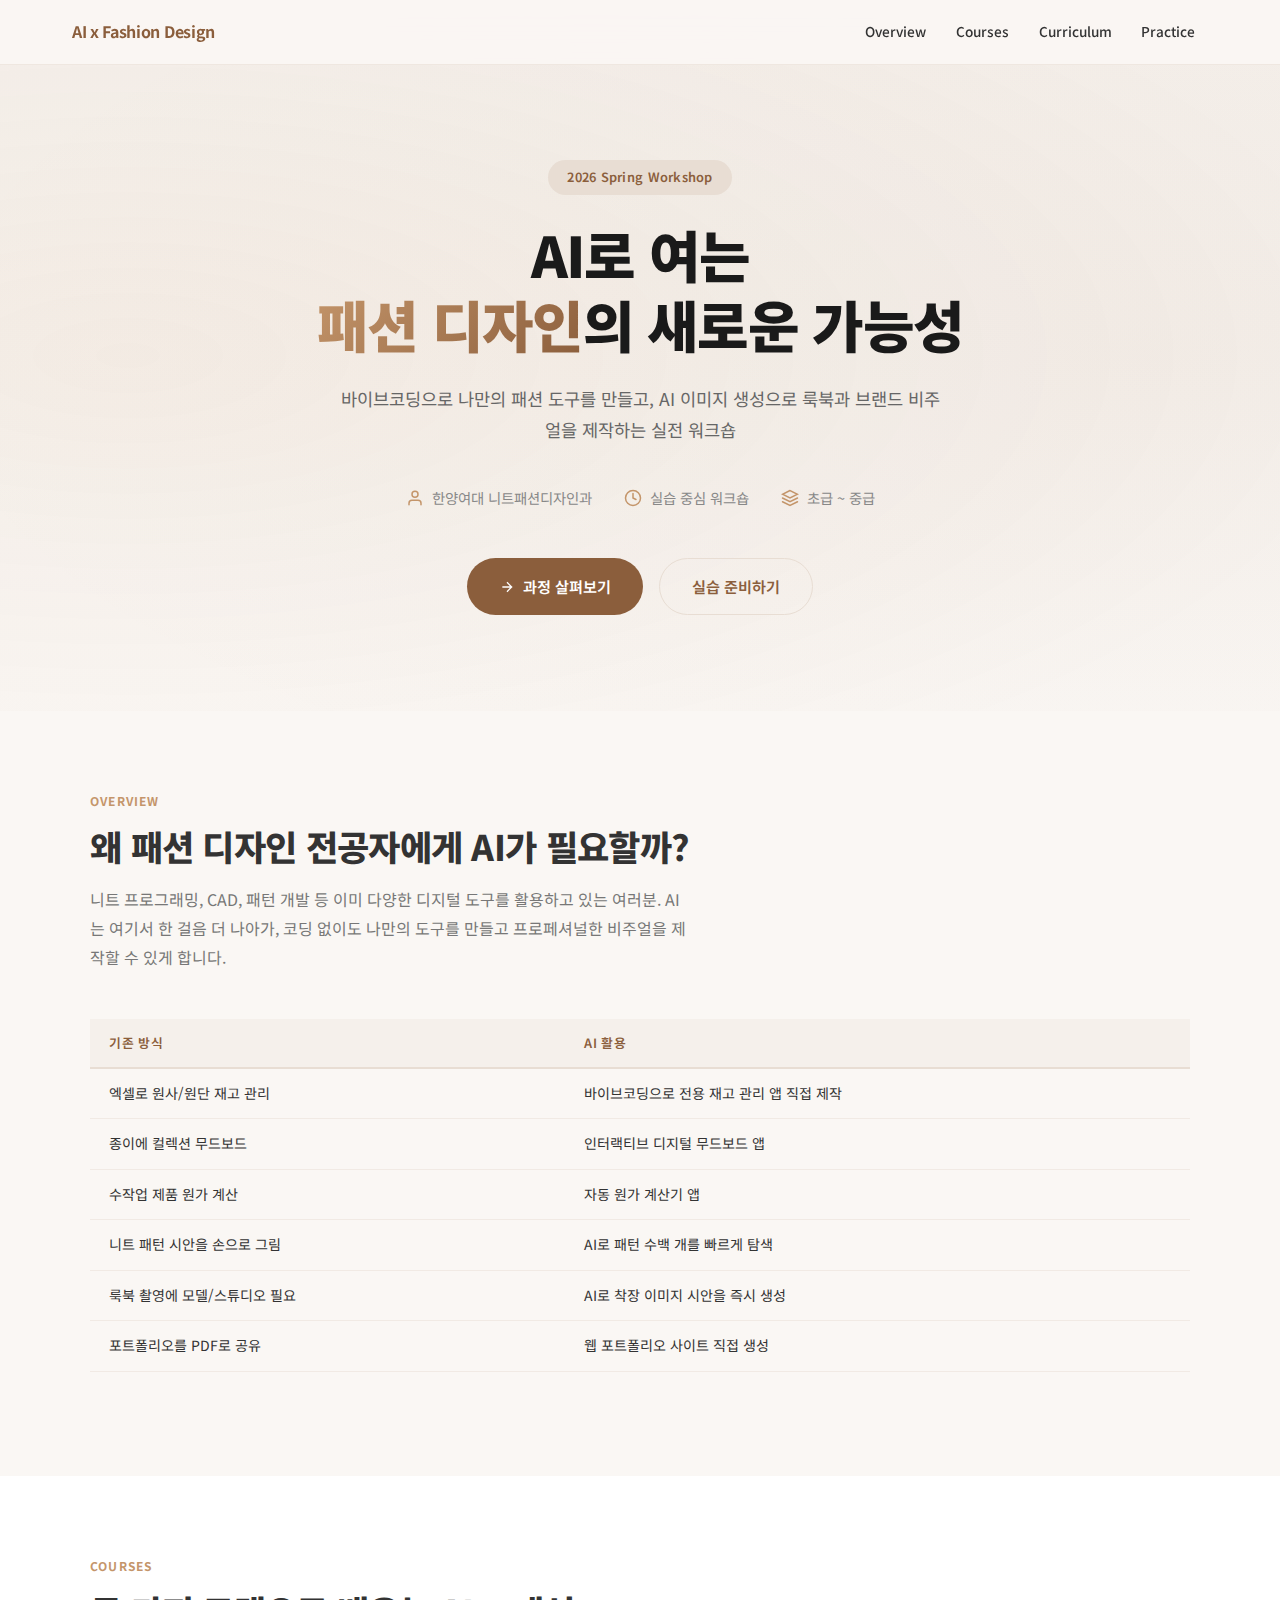
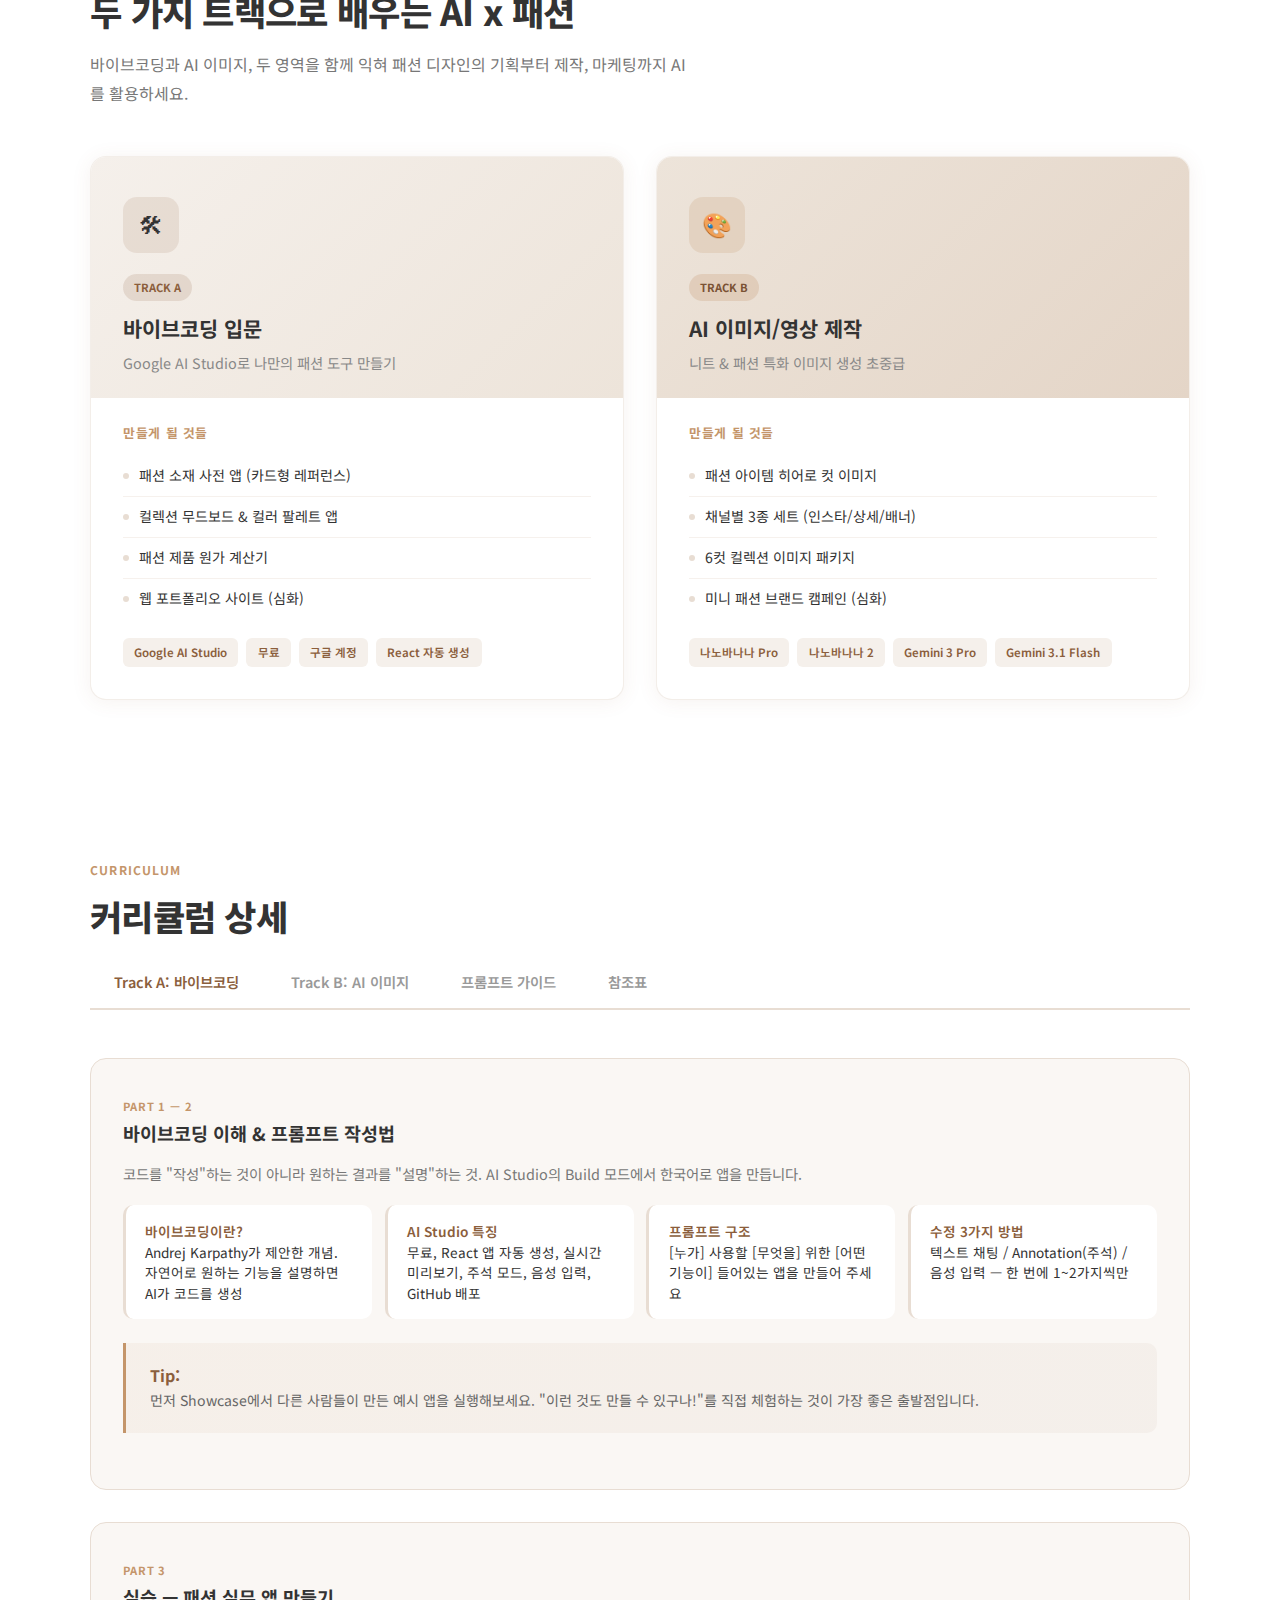
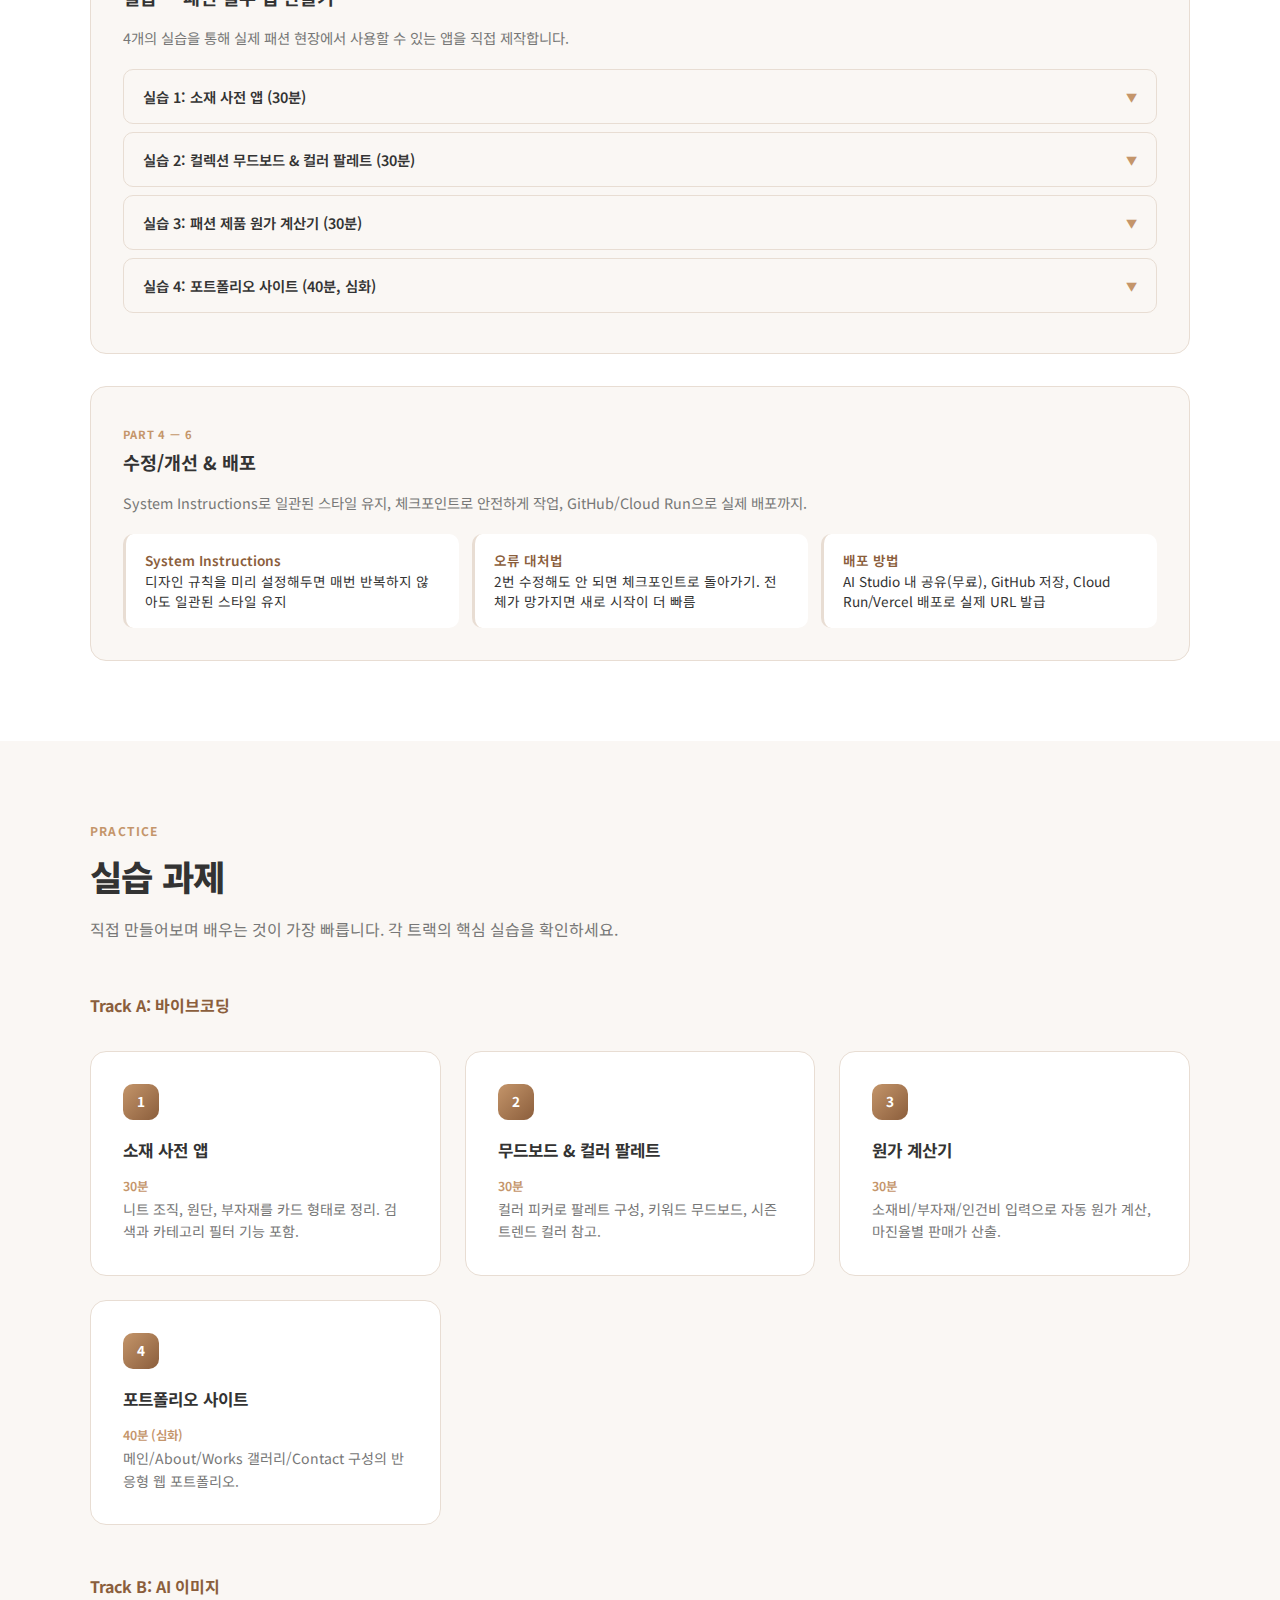
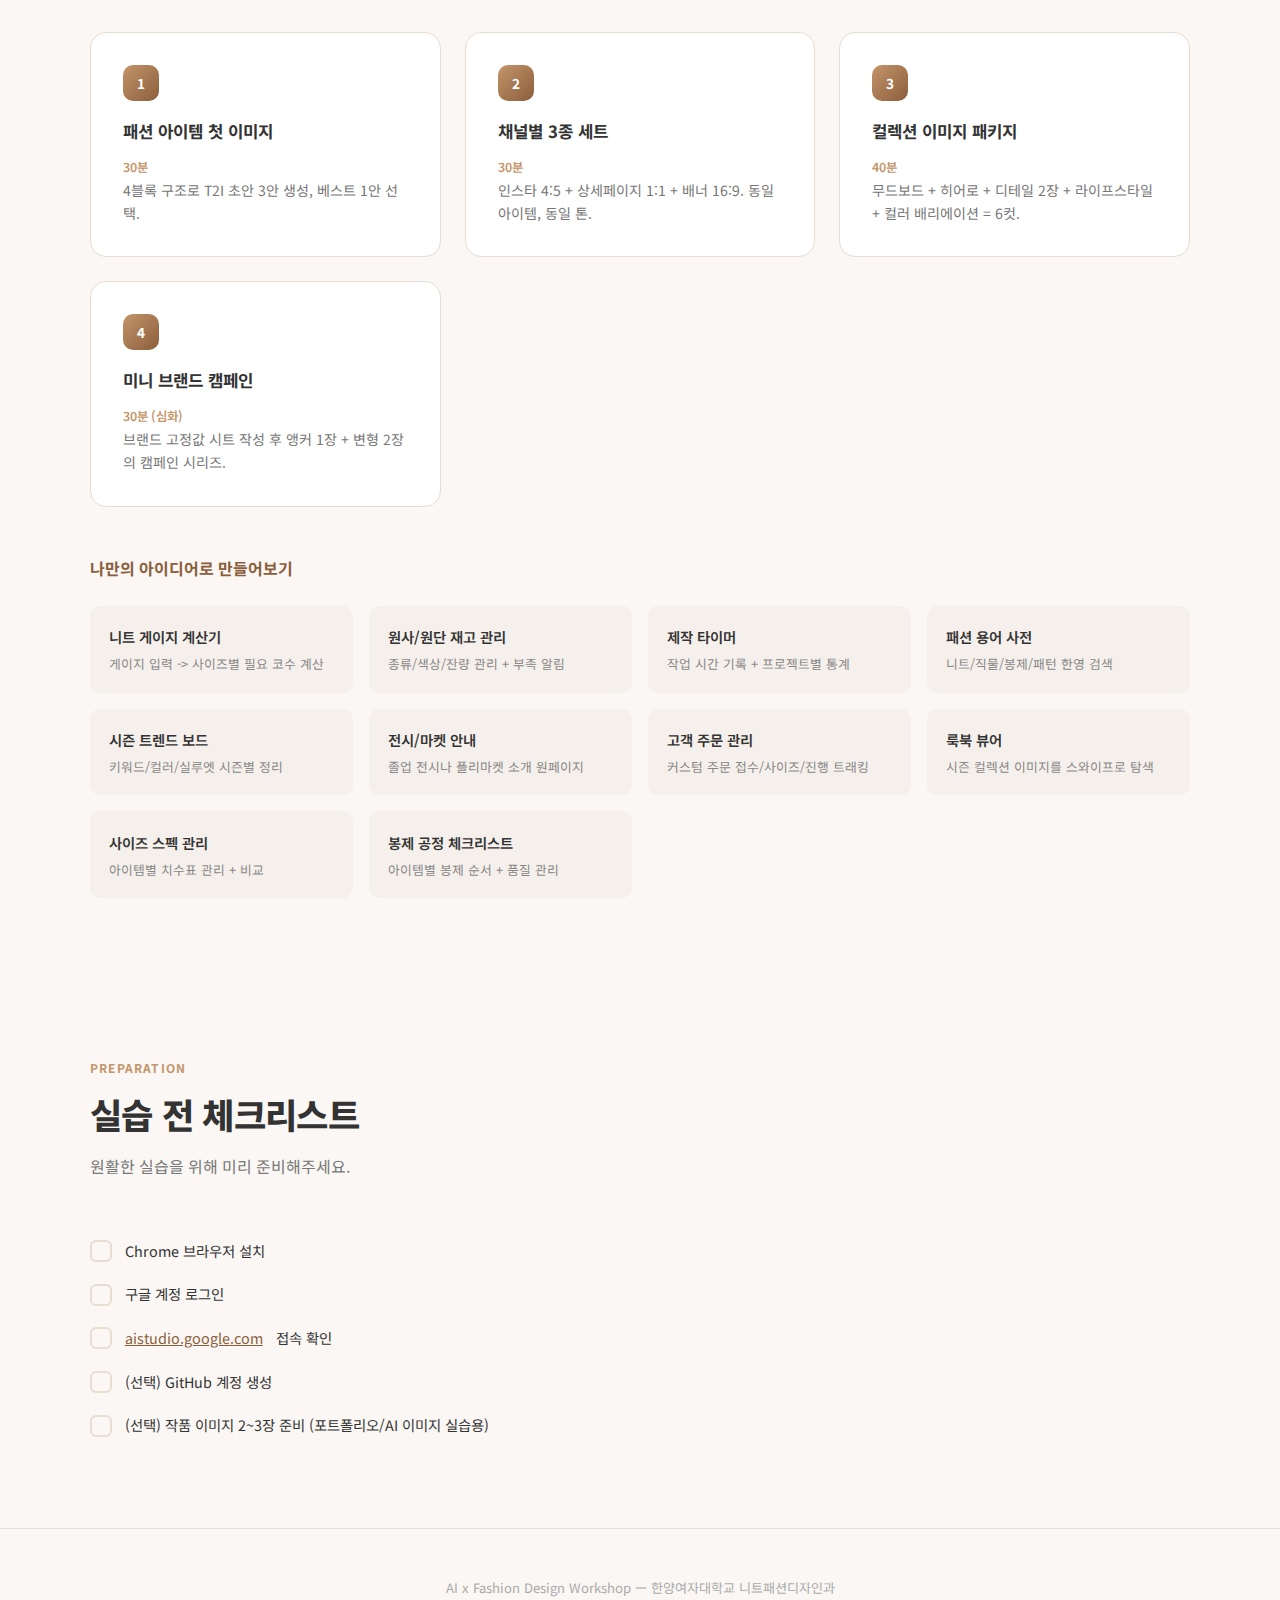
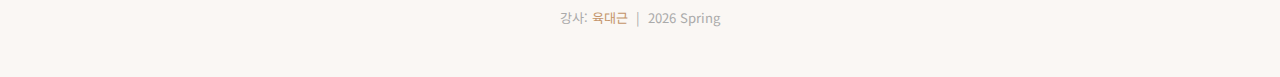
<file: hanyang/index.html>
<!DOCTYPE html>
<html lang="ko">
<head>
  <meta charset="UTF-8">
  <meta name="viewport" content="width=device-width, initial-scale=1.0">
  <title>AI x 패션 디자인 워크숍 — 한양여대 니트패션디자인과</title>
  <style>
    @import url('https://fonts.googleapis.com/css2?family=Noto+Sans+KR:wght@300;400;500;600;700;900&display=swap');

    :root {
      --cream: #F5F0EB;
      --warm-bg: #FAF7F4;
      --beige: #E8DDD3;
      --camel: #C4956A;
      --walnut: #8B5E3C;
      --charcoal: #333333;
      --soft-black: #1a1a1a;
      --card-shadow: 0 2px 20px rgba(139, 94, 60, 0.08);
      --card-hover: 0 8px 40px rgba(139, 94, 60, 0.15);
      --radius: 16px;
      --radius-sm: 10px;
    }

    * { margin: 0; padding: 0; box-sizing: border-box; }

    html { scroll-behavior: smooth; }

    body {
      font-family: 'Noto Sans KR', -apple-system, sans-serif;
      background: var(--warm-bg);
      color: var(--charcoal);
      line-height: 1.7;
      -webkit-font-smoothing: antialiased;
    }

    /* ── Navigation ── */
    nav {
      position: fixed; top: 0; left: 0; right: 0; z-index: 100;
      background: rgba(250, 247, 244, 0.85);
      backdrop-filter: blur(20px);
      -webkit-backdrop-filter: blur(20px);
      border-bottom: 1px solid rgba(232, 221, 211, 0.6);
      transition: box-shadow 0.3s;
    }
    nav.scrolled { box-shadow: 0 2px 30px rgba(0,0,0,0.06); }

    .nav-inner {
      max-width: 1200px; margin: 0 auto;
      display: flex; align-items: center; justify-content: space-between;
      padding: 0 2rem; height: 64px;
    }
    .nav-logo {
      font-weight: 700; font-size: 1rem; color: var(--walnut);
      letter-spacing: -0.02em;
    }
    .nav-links { display: flex; gap: 0.25rem; }
    .nav-links a {
      color: var(--charcoal); text-decoration: none;
      font-size: 0.85rem; font-weight: 500;
      padding: 0.4rem 0.8rem; border-radius: 8px;
      transition: all 0.2s;
    }
    .nav-links a:hover, .nav-links a.active {
      background: var(--beige); color: var(--walnut);
    }
    .hamburger {
      display: none; background: none; border: none;
      cursor: pointer; padding: 0.5rem;
    }
    .hamburger span {
      display: block; width: 20px; height: 2px;
      background: var(--charcoal); margin: 5px 0;
      transition: 0.3s;
    }

    /* ── Hero ── */
    .hero {
      padding: 10rem 2rem 6rem;
      text-align: center;
      background: linear-gradient(180deg, #F5F0EB 0%, var(--warm-bg) 100%);
      position: relative;
      overflow: hidden;
    }
    .hero::before {
      content: '';
      position: absolute; top: -50%; left: -50%;
      width: 200%; height: 200%;
      background: radial-gradient(ellipse at 30% 50%, rgba(196,149,106,0.08) 0%, transparent 50%),
                  radial-gradient(ellipse at 70% 50%, rgba(139,94,60,0.05) 0%, transparent 50%);
      animation: float 20s ease-in-out infinite;
    }
    @keyframes float {
      0%, 100% { transform: translate(0, 0); }
      50% { transform: translate(-2%, 2%); }
    }
    .hero-content { position: relative; z-index: 1; }
    .hero-badge {
      display: inline-block;
      background: var(--beige);
      color: var(--walnut);
      font-size: 0.8rem; font-weight: 600;
      padding: 0.4rem 1.2rem; border-radius: 100px;
      margin-bottom: 1.5rem;
      letter-spacing: 0.02em;
    }
    .hero h1 {
      font-size: clamp(2rem, 5vw, 3.5rem);
      font-weight: 900; line-height: 1.25;
      color: var(--soft-black);
      margin-bottom: 1.5rem;
      letter-spacing: -0.03em;
    }
    .hero h1 em {
      font-style: normal;
      background: linear-gradient(135deg, var(--camel), var(--walnut));
      -webkit-background-clip: text; -webkit-text-fill-color: transparent;
      background-clip: text;
    }
    .hero p {
      font-size: 1.1rem; color: #666;
      max-width: 600px; margin: 0 auto 2.5rem;
      line-height: 1.8;
    }
    .hero-meta {
      display: flex; gap: 2rem; justify-content: center;
      flex-wrap: wrap; margin-bottom: 3rem;
    }
    .hero-meta-item {
      display: flex; align-items: center; gap: 0.5rem;
      font-size: 0.9rem; color: #888;
    }
    .hero-meta-item svg { width: 18px; height: 18px; stroke: var(--camel); }
    .hero-actions { display: flex; gap: 1rem; justify-content: center; flex-wrap: wrap; }
    .btn {
      display: inline-flex; align-items: center; gap: 0.5rem;
      padding: 0.9rem 2rem; border-radius: 100px;
      font-size: 0.95rem; font-weight: 600; font-family: inherit;
      text-decoration: none; cursor: pointer;
      transition: all 0.3s;
    }
    .btn-primary {
      background: var(--walnut); color: #fff; border: none;
    }
    .btn-primary:hover { background: #7a5234; transform: translateY(-2px); box-shadow: 0 8px 25px rgba(139,94,60,0.3); }
    .btn-secondary {
      background: transparent; color: var(--walnut);
      border: 1.5px solid var(--beige);
    }
    .btn-secondary:hover { background: var(--beige); transform: translateY(-2px); }

    /* ── Section ── */
    section { padding: 5rem 2rem; }
    .container { max-width: 1100px; margin: 0 auto; }

    .section-label {
      font-size: 0.75rem; font-weight: 700;
      color: var(--camel); letter-spacing: 0.1em;
      text-transform: uppercase; margin-bottom: 0.75rem;
    }
    .section-title {
      font-size: clamp(1.5rem, 3vw, 2.2rem);
      font-weight: 800; line-height: 1.3;
      margin-bottom: 1rem; letter-spacing: -0.02em;
    }
    .section-desc {
      color: #777; font-size: 1rem; max-width: 600px;
      line-height: 1.8; margin-bottom: 3rem;
    }

    /* ── Course Cards ── */
    .courses { display: grid; grid-template-columns: repeat(auto-fit, minmax(460px, 1fr)); gap: 2rem; }

    .course-card {
      background: #fff; border-radius: var(--radius);
      overflow: hidden;
      box-shadow: var(--card-shadow);
      transition: all 0.4s;
      border: 1px solid rgba(232,221,211,0.5);
    }
    .course-card:hover { transform: translateY(-4px); box-shadow: var(--card-hover); }

    .course-header {
      padding: 2.5rem 2rem 1.5rem;
      position: relative;
    }
    .course-header.vibe { background: linear-gradient(135deg, #F5F0EB, #EDE4DA); }
    .course-header.image { background: linear-gradient(135deg, #EDE4DA, #E4D5C7); }

    .course-icon {
      width: 56px; height: 56px; border-radius: 14px;
      display: flex; align-items: center; justify-content: center;
      font-size: 1.5rem; margin-bottom: 1.2rem;
    }
    .course-icon.vibe { background: rgba(139,94,60,0.12); }
    .course-icon.image { background: rgba(196,149,106,0.2); }

    .course-tag {
      display: inline-block; font-size: 0.7rem; font-weight: 700;
      padding: 0.25rem 0.7rem; border-radius: 100px;
      margin-bottom: 0.8rem;
    }
    .course-tag.vibe { background: rgba(139,94,60,0.15); color: var(--walnut); }
    .course-tag.image { background: rgba(196,149,106,0.25); color: #7a5234; }

    .course-header h3 {
      font-size: 1.3rem; font-weight: 700;
      line-height: 1.4; margin-bottom: 0.5rem;
    }
    .course-header p { font-size: 0.9rem; color: #888; line-height: 1.6; }

    .course-body { padding: 1.5rem 2rem 2rem; }
    .course-body h4 {
      font-size: 0.8rem; font-weight: 700;
      color: var(--camel); letter-spacing: 0.05em;
      margin-bottom: 0.8rem;
    }
    .course-body ul { list-style: none; }
    .course-body li {
      font-size: 0.88rem; padding: 0.5rem 0;
      border-bottom: 1px solid rgba(232,221,211,0.4);
      display: flex; align-items: flex-start; gap: 0.6rem;
    }
    .course-body li:last-child { border-bottom: none; }
    .course-body li::before {
      content: '';
      width: 6px; height: 6px; border-radius: 50%;
      background: var(--beige); margin-top: 0.55rem; flex-shrink: 0;
    }
    .course-tools {
      display: flex; gap: 0.5rem; flex-wrap: wrap;
      margin-top: 1.2rem;
    }
    .tool-badge {
      font-size: 0.72rem; font-weight: 600;
      padding: 0.3rem 0.7rem; border-radius: 6px;
      background: var(--cream); color: var(--walnut);
    }

    /* ── Tab System ── */
    .tabs-section { background: #fff; }
    .tab-nav {
      display: flex; gap: 0.25rem;
      border-bottom: 2px solid var(--beige);
      margin-bottom: 3rem;
      overflow-x: auto;
      -webkit-overflow-scrolling: touch;
    }
    .tab-btn {
      background: none; border: none; cursor: pointer;
      font-family: inherit; font-size: 0.9rem; font-weight: 600;
      color: #999; padding: 1rem 1.5rem;
      border-bottom: 2px solid transparent;
      margin-bottom: -2px; white-space: nowrap;
      transition: all 0.3s;
    }
    .tab-btn:hover { color: var(--charcoal); }
    .tab-btn.active { color: var(--walnut); border-bottom-color: var(--walnut); }

    .tab-content { display: none; animation: fadeIn 0.4s; }
    .tab-content.active { display: block; }
    @keyframes fadeIn { from { opacity: 0; transform: translateY(10px); } to { opacity: 1; transform: none; } }

    /* ── Part Cards ── */
    .part-grid { display: grid; grid-template-columns: 1fr; gap: 2rem; }

    .part-card {
      background: var(--warm-bg); border-radius: var(--radius);
      padding: 2rem; border: 1px solid var(--beige);
      transition: border-color 0.3s;
    }
    .part-card:hover { border-color: var(--camel); }

    .part-number {
      font-size: 0.7rem; font-weight: 700;
      color: var(--camel); letter-spacing: 0.08em;
      margin-bottom: 0.5rem;
    }
    .part-card h3 { font-size: 1.15rem; font-weight: 700; margin-bottom: 0.8rem; }
    .part-card > p { font-size: 0.9rem; color: #777; line-height: 1.7; margin-bottom: 1.2rem; }

    .key-points { display: grid; grid-template-columns: repeat(auto-fit, minmax(220px, 1fr)); gap: 0.8rem; }
    .key-point {
      background: #fff; padding: 1rem 1.2rem; border-radius: var(--radius-sm);
      font-size: 0.85rem; line-height: 1.5;
      border-left: 3px solid var(--beige);
    }
    .key-point strong { color: var(--walnut); font-weight: 600; }

    /* ── Practice Cards ── */
    .practice-grid { display: grid; grid-template-columns: repeat(auto-fit, minmax(300px, 1fr)); gap: 1.5rem; margin-top: 2rem; }

    .practice-card {
      background: #fff; border-radius: var(--radius);
      padding: 2rem; border: 1px solid var(--beige);
      transition: all 0.3s;
      position: relative; overflow: hidden;
    }
    .practice-card::before {
      content: '';
      position: absolute; top: 0; left: 0; right: 0; height: 4px;
      background: linear-gradient(90deg, var(--camel), var(--walnut));
      opacity: 0; transition: opacity 0.3s;
    }
    .practice-card:hover::before { opacity: 1; }
    .practice-card:hover { transform: translateY(-2px); box-shadow: var(--card-hover); }

    .practice-num {
      width: 36px; height: 36px; border-radius: 10px;
      background: linear-gradient(135deg, var(--camel), var(--walnut));
      color: #fff; font-weight: 700; font-size: 0.85rem;
      display: flex; align-items: center; justify-content: center;
      margin-bottom: 1rem;
    }
    .practice-card h4 { font-size: 1.05rem; font-weight: 700; margin-bottom: 0.4rem; }
    .practice-time { font-size: 0.78rem; color: var(--camel); font-weight: 600; margin-bottom: 0.8rem; }
    .practice-card > p { font-size: 0.88rem; color: #777; line-height: 1.6; }

    /* ── Prompt Box ── */
    .prompt-box {
      background: var(--soft-black); color: #e0d5ca;
      border-radius: var(--radius-sm); padding: 1.5rem;
      font-family: 'SF Mono', 'Fira Code', monospace;
      font-size: 0.82rem; line-height: 1.8;
      overflow-x: auto; margin: 1rem 0;
      position: relative;
    }
    .prompt-box::before {
      content: 'PROMPT';
      position: absolute; top: 0.6rem; right: 0.8rem;
      font-size: 0.6rem; font-weight: 700;
      color: rgba(196,149,106,0.4); letter-spacing: 0.1em;
      font-family: 'Noto Sans KR', sans-serif;
    }
    .prompt-box .comment { color: rgba(196,149,106,0.6); }

    /* ── Comparison Table ── */
    .comparison-table {
      width: 100%; border-collapse: collapse;
      margin: 1.5rem 0; font-size: 0.88rem;
    }
    .comparison-table th {
      background: var(--cream); font-weight: 600;
      text-align: left; padding: 0.8rem 1.2rem;
      border-bottom: 2px solid var(--beige);
      color: var(--walnut); font-size: 0.8rem;
      letter-spacing: 0.03em;
    }
    .comparison-table td {
      padding: 0.8rem 1.2rem;
      border-bottom: 1px solid rgba(232,221,211,0.5);
      vertical-align: top;
    }
    .comparison-table tr:hover td { background: rgba(245,240,235,0.5); }

    /* ── Timeline ── */
    .timeline { margin-top: 2rem; }
    .timeline-item {
      display: grid; grid-template-columns: 100px 1fr;
      gap: 1.5rem; padding: 1.2rem 0;
      border-bottom: 1px solid rgba(232,221,211,0.5);
    }
    .timeline-item:last-child { border-bottom: none; }
    .timeline-time {
      font-size: 0.82rem; font-weight: 700;
      color: var(--camel); padding-top: 0.1rem;
    }
    .timeline-content h4 { font-size: 0.95rem; font-weight: 600; margin-bottom: 0.2rem; }
    .timeline-content p { font-size: 0.82rem; color: #999; }
    .timeline-tag {
      display: inline-block; font-size: 0.68rem; font-weight: 600;
      padding: 0.15rem 0.5rem; border-radius: 4px;
      margin-left: 0.5rem;
    }
    .tag-lecture { background: #E8F0E8; color: #4a7a4a; }
    .tag-practice { background: #E8E0F0; color: #6a4a8a; }
    .tag-share { background: #F0E8E0; color: #8a6a4a; }

    /* ── Tips ── */
    .tip-box {
      background: linear-gradient(135deg, rgba(196,149,106,0.08), rgba(139,94,60,0.05));
      border-left: 3px solid var(--camel);
      border-radius: 0 var(--radius-sm) var(--radius-sm) 0;
      padding: 1.2rem 1.5rem;
      margin: 1.5rem 0;
    }
    .tip-box strong { color: var(--walnut); }
    .tip-box p { font-size: 0.88rem; color: #666; line-height: 1.7; }

    /* ── Reference Table ── */
    .ref-section { margin-top: 2rem; }
    .ref-section h4 {
      font-size: 0.85rem; font-weight: 700;
      color: var(--walnut); margin-bottom: 1rem;
      padding-bottom: 0.5rem;
      border-bottom: 1px solid var(--beige);
    }

    /* ── Checklist ── */
    .checklist { list-style: none; }
    .checklist li {
      display: flex; align-items: center; gap: 0.8rem;
      padding: 0.6rem 0; font-size: 0.9rem;
    }
    .check-icon {
      width: 22px; height: 22px; border-radius: 6px;
      border: 2px solid var(--beige);
      display: flex; align-items: center; justify-content: center;
      flex-shrink: 0;
      color: transparent; font-size: 0.7rem;
      transition: all 0.2s; cursor: pointer;
    }
    .check-icon.checked {
      background: var(--camel); border-color: var(--camel); color: #fff;
    }

    /* ── Ideas Grid ── */
    .ideas-grid {
      display: grid;
      grid-template-columns: repeat(auto-fill, minmax(250px, 1fr));
      gap: 1rem; margin-top: 1.5rem;
    }
    .idea-card {
      background: var(--cream); border-radius: var(--radius-sm);
      padding: 1.2rem; transition: all 0.3s;
      cursor: default;
    }
    .idea-card:hover { background: var(--beige); }
    .idea-card h5 { font-size: 0.9rem; font-weight: 600; margin-bottom: 0.3rem; }
    .idea-card p { font-size: 0.8rem; color: #888; line-height: 1.5; }

    /* ── Resources ── */
    .resources-grid {
      display: grid;
      grid-template-columns: repeat(auto-fit, minmax(280px, 1fr));
      gap: 1.5rem;
    }
    .resource-group {
      background: #fff; border-radius: var(--radius);
      padding: 1.8rem; border: 1px solid var(--beige);
    }
    .resource-group h4 {
      font-size: 0.9rem; font-weight: 700;
      color: var(--walnut); margin-bottom: 1rem;
    }
    .resource-link {
      display: block; padding: 0.5rem 0;
      color: var(--charcoal); text-decoration: none;
      font-size: 0.85rem;
      border-bottom: 1px solid rgba(232,221,211,0.3);
      transition: color 0.2s;
    }
    .resource-link:last-child { border-bottom: none; }
    .resource-link:hover { color: var(--walnut); }
    .resource-link::before { content: '\2192\00a0'; color: var(--camel); }

    /* ── Footer ── */
    footer {
      text-align: center; padding: 3rem 2rem;
      border-top: 1px solid var(--beige);
      color: #aaa; font-size: 0.82rem;
    }
    footer a { color: var(--camel); text-decoration: none; }

    /* ── Copy Button ── */
    .copy-btn {
      position: absolute; top: 0.5rem; right: 4rem;
      background: rgba(196,149,106,0.15); border: none;
      color: #e0d5ca; font-size: 0.65rem; font-weight: 600;
      padding: 0.3rem 0.6rem; border-radius: 4px;
      cursor: pointer; font-family: 'Noto Sans KR', sans-serif;
      transition: background 0.2s;
    }
    .copy-btn:hover { background: rgba(196,149,106,0.3); }

    /* ── Accordion ── */
    .accordion { margin-top: 1rem; }
    .accordion-item {
      border: 1px solid var(--beige); border-radius: var(--radius-sm);
      margin-bottom: 0.5rem; overflow: hidden;
    }
    .accordion-header {
      width: 100%; background: none; border: none;
      font-family: inherit; font-size: 0.9rem; font-weight: 600;
      color: var(--charcoal); padding: 1rem 1.2rem;
      text-align: left; cursor: pointer;
      display: flex; align-items: center; justify-content: space-between;
      transition: background 0.2s;
    }
    .accordion-header:hover { background: var(--cream); }
    .accordion-header .arrow {
      transition: transform 0.3s; font-size: 0.7rem; color: var(--camel);
    }
    .accordion-item.open .accordion-header .arrow { transform: rotate(180deg); }
    .accordion-body {
      max-height: 0; overflow: hidden;
      transition: max-height 0.4s ease;
    }
    .accordion-body-inner { padding: 0 1.2rem 1.2rem; }

    /* ── Scroll top ── */
    .scroll-top {
      position: fixed; bottom: 2rem; right: 2rem;
      width: 44px; height: 44px; border-radius: 50%;
      background: var(--walnut); color: #fff;
      border: none; cursor: pointer;
      display: flex; align-items: center; justify-content: center;
      opacity: 0; visibility: hidden;
      transition: all 0.3s; z-index: 99;
      box-shadow: 0 4px 15px rgba(139,94,60,0.3);
    }
    .scroll-top.visible { opacity: 1; visibility: visible; }
    .scroll-top:hover { transform: translateY(-3px); }

    /* ── Example Gallery ── */
    .example-gallery {
      margin-top: 2rem;
    }
    .example-gallery h4 {
      font-size: 0.85rem; font-weight: 700;
      color: var(--walnut); margin-bottom: 1rem;
      padding-bottom: 0.5rem;
      border-bottom: 1px solid var(--beige);
    }
    .example-grid {
      display: grid;
      grid-template-columns: repeat(auto-fit, minmax(220px, 1fr));
      gap: 1rem;
    }
    .example-item {
      border-radius: var(--radius-sm); overflow: hidden;
      border: 1px solid var(--beige);
      transition: all 0.3s;
    }
    .example-item:hover { box-shadow: var(--card-hover); transform: translateY(-2px); }
    .example-item img {
      width: 100%; height: 200px; object-fit: cover;
      display: block;
    }
    .example-item .example-caption {
      padding: 0.8rem 1rem;
      background: #fff;
    }
    .example-item .example-caption h5 {
      font-size: 0.82rem; font-weight: 600; margin-bottom: 0.2rem;
    }
    .example-item .example-caption p {
      font-size: 0.72rem; color: #999; line-height: 1.4;
    }
    .example-item .example-caption .example-tag {
      display: inline-block; font-size: 0.65rem; font-weight: 600;
      padding: 0.15rem 0.5rem; border-radius: 4px;
      background: var(--cream); color: var(--camel);
      margin-top: 0.4rem;
    }

    /* ── Responsive ── */
    @media (max-width: 768px) {
      .nav-links { display: none; }
      .nav-links.open {
        display: flex; flex-direction: column;
        position: absolute; top: 64px; left: 0; right: 0;
        background: rgba(250,247,244,0.98);
        backdrop-filter: blur(20px);
        padding: 1rem;
        border-bottom: 1px solid var(--beige);
      }
      .hamburger { display: block; }

      .hero { padding: 8rem 1.5rem 4rem; }
      section { padding: 3.5rem 1.5rem; }
      .courses { grid-template-columns: 1fr; }
      .course-header { padding: 2rem 1.5rem 1.2rem; }
      .course-body { padding: 1.2rem 1.5rem 1.5rem; }
      .timeline-item { grid-template-columns: 80px 1fr; gap: 1rem; }
      .hero-meta { gap: 1rem; }
      .practice-grid { grid-template-columns: 1fr; }
    }
  </style>
</head>
<body>

<!-- Navigation -->
<nav id="navbar">
  <div class="nav-inner">
    <div class="nav-logo">AI x Fashion Design</div>
    <div class="nav-links" id="navLinks">
      <a href="#overview">Overview</a>
      <a href="#courses">Courses</a>
      <a href="#curriculum">Curriculum</a>
      <a href="#practice">Practice</a>
    </div>
    <button class="hamburger" id="hamburger" aria-label="메뉴">
      <span></span><span></span><span></span>
    </button>
  </div>
</nav>

<!-- Hero -->
<header class="hero" id="top">
  <div class="hero-content">
    <span class="hero-badge">2026 Spring Workshop</span>
    <h1>AI로 여는<br><em>패션 디자인</em>의 새로운 가능성</h1>
    <p>바이브코딩으로 나만의 패션 도구를 만들고, AI 이미지 생성으로 룩북과 브랜드 비주얼을 제작하는 실전 워크숍</p>
    <div class="hero-meta">
      <div class="hero-meta-item">
        <svg viewBox="0 0 24 24" fill="none" stroke-width="2" stroke-linecap="round"><path d="M20 21v-2a4 4 0 0 0-4-4H8a4 4 0 0 0-4 4v2"/><circle cx="12" cy="7" r="4"/></svg>
        한양여대 니트패션디자인과
      </div>
      <div class="hero-meta-item">
        <svg viewBox="0 0 24 24" fill="none" stroke-width="2" stroke-linecap="round"><circle cx="12" cy="12" r="10"/><polyline points="12 6 12 12 16 14"/></svg>
        실습 중심 워크숍
      </div>
      <div class="hero-meta-item">
        <svg viewBox="0 0 24 24" fill="none" stroke-width="2" stroke-linecap="round"><path d="M12 2L2 7l10 5 10-5-10-5z"/><path d="M2 17l10 5 10-5"/><path d="M2 12l10 5 10-5"/></svg>
        초급 ~ 중급
      </div>
    </div>
    <div class="hero-actions">
      <a href="#courses" class="btn btn-primary">
        <svg width="16" height="16" viewBox="0 0 24 24" fill="none" stroke="currentColor" stroke-width="2"><path d="M5 12h14M12 5l7 7-7 7"/></svg>
        과정 살펴보기
      </a>
      <a href="#checklist" class="btn btn-secondary">실습 준비하기</a>
    </div>
  </div>
</header>

<!-- Overview -->
<section id="overview">
  <div class="container">
    <p class="section-label">Overview</p>
    <h2 class="section-title">왜 패션 디자인 전공자에게 AI가 필요할까?</h2>
    <p class="section-desc">니트 프로그래밍, CAD, 패턴 개발 등 이미 다양한 디지털 도구를 활용하고 있는 여러분. AI는 여기서 한 걸음 더 나아가, 코딩 없이도 나만의 도구를 만들고 프로페셔널한 비주얼을 제작할 수 있게 합니다.</p>

    <table class="comparison-table">
      <thead>
        <tr><th>기존 방식</th><th>AI 활용</th></tr>
      </thead>
      <tbody>
        <tr><td>엑셀로 원사/원단 재고 관리</td><td>바이브코딩으로 전용 재고 관리 앱 직접 제작</td></tr>
        <tr><td>종이에 컬렉션 무드보드</td><td>인터랙티브 디지털 무드보드 앱</td></tr>
        <tr><td>수작업 제품 원가 계산</td><td>자동 원가 계산기 앱</td></tr>
        <tr><td>니트 패턴 시안을 손으로 그림</td><td>AI로 패턴 수백 개를 빠르게 탐색</td></tr>
        <tr><td>룩북 촬영에 모델/스튜디오 필요</td><td>AI로 착장 이미지 시안을 즉시 생성</td></tr>
        <tr><td>포트폴리오를 PDF로 공유</td><td>웹 포트폴리오 사이트 직접 생성</td></tr>
      </tbody>
    </table>
  </div>
</section>

<!-- Courses -->
<section id="courses" style="background: #fff;">
  <div class="container">
    <p class="section-label">Courses</p>
    <h2 class="section-title">두 가지 트랙으로 배우는 AI x 패션</h2>
    <p class="section-desc">바이브코딩과 AI 이미지, 두 영역을 함께 익혀 패션 디자인의 기획부터 제작, 마케팅까지 AI를 활용하세요.</p>

    <div class="courses">
      <!-- Course A -->
      <div class="course-card">
        <div class="course-header vibe">
          <div class="course-icon vibe">&#x1F6E0;</div>
          <span class="course-tag vibe">TRACK A</span>
          <h3>바이브코딩 입문</h3>
          <p>Google AI Studio로 나만의 패션 도구 만들기</p>
        </div>
        <div class="course-body">
          <h4>만들게 될 것들</h4>
          <ul>
            <li>패션 소재 사전 앱 (카드형 레퍼런스)</li>
            <li>컬렉션 무드보드 & 컬러 팔레트 앱</li>
            <li>패션 제품 원가 계산기</li>
            <li>웹 포트폴리오 사이트 (심화)</li>
          </ul>
          <div class="course-tools">
            <span class="tool-badge">Google AI Studio</span>
            <span class="tool-badge">무료</span>
            <span class="tool-badge">구글 계정</span>
            <span class="tool-badge">React 자동 생성</span>
          </div>
        </div>
      </div>

      <!-- Course B -->
      <div class="course-card">
        <div class="course-header image">
          <div class="course-icon image">&#x1F3A8;</div>
          <span class="course-tag image">TRACK B</span>
          <h3>AI 이미지/영상 제작</h3>
          <p>니트 & 패션 특화 이미지 생성 초중급</p>
        </div>
        <div class="course-body">
          <h4>만들게 될 것들</h4>
          <ul>
            <li>패션 아이템 히어로 컷 이미지</li>
            <li>채널별 3종 세트 (인스타/상세/배너)</li>
            <li>6컷 컬렉션 이미지 패키지</li>
            <li>미니 패션 브랜드 캠페인 (심화)</li>
          </ul>
          <div class="course-tools">
            <span class="tool-badge">나노바나나 Pro</span>
            <span class="tool-badge">나노바나나 2</span>
            <span class="tool-badge">Gemini 3 Pro</span>
            <span class="tool-badge">Gemini 3.1 Flash</span>
          </div>
        </div>
      </div>
    </div>
  </div>
</section>

<!-- Curriculum Detail (Tabs) -->
<section id="curriculum" class="tabs-section">
  <div class="container">
    <p class="section-label">Curriculum</p>
    <h2 class="section-title">커리큘럼 상세</h2>

    <div class="tab-nav">
      <button class="tab-btn active" data-tab="vibe">Track A: 바이브코딩</button>
      <button class="tab-btn" data-tab="image">Track B: AI 이미지</button>
      <button class="tab-btn" data-tab="prompts">프롬프트 가이드</button>
      <button class="tab-btn" data-tab="reference">참조표</button>
    </div>

    <!-- Tab: Vibe Coding -->
    <div class="tab-content active" id="tab-vibe">
      <div class="part-grid">
        <div class="part-card">
          <span class="part-number">PART 1 — 2</span>
          <h3>바이브코딩 이해 & 프롬프트 작성법</h3>
          <p>코드를 "작성"하는 것이 아니라 원하는 결과를 "설명"하는 것. AI Studio의 Build 모드에서 한국어로 앱을 만듭니다.</p>
          <div class="key-points">
            <div class="key-point">
              <strong>바이브코딩이란?</strong><br>
              Andrej Karpathy가 제안한 개념. 자연어로 원하는 기능을 설명하면 AI가 코드를 생성
            </div>
            <div class="key-point">
              <strong>AI Studio 특징</strong><br>
              무료, React 앱 자동 생성, 실시간 미리보기, 주석 모드, 음성 입력, GitHub 배포
            </div>
            <div class="key-point">
              <strong>프롬프트 구조</strong><br>
              [누가] 사용할 [무엇을] 위한 [어떤 기능이] 들어있는 앱을 만들어 주세요
            </div>
            <div class="key-point">
              <strong>수정 3가지 방법</strong><br>
              텍스트 채팅 / Annotation(주석) / 음성 입력 — 한 번에 1~2가지씩만
            </div>
          </div>

          <div class="tip-box" style="margin-top: 1.5rem;">
            <strong>Tip:</strong>
            <p>먼저 Showcase에서 다른 사람들이 만든 예시 앱을 실행해보세요. "이런 것도 만들 수 있구나!"를 직접 체험하는 것이 가장 좋은 출발점입니다.</p>
          </div>
        </div>

        <div class="part-card">
          <span class="part-number">PART 3</span>
          <h3>실습 — 패션 실무 앱 만들기</h3>
          <p>4개의 실습을 통해 실제 패션 현장에서 사용할 수 있는 앱을 직접 제작합니다.</p>

          <div class="accordion">
            <div class="accordion-item">
              <button class="accordion-header">
                실습 1: 소재 사전 앱 (30분)
                <span class="arrow">&#x25BC;</span>
              </button>
              <div class="accordion-body">
                <div class="accordion-body-inner">
                  <p style="font-size:0.88rem; color:#777; margin-bottom:1rem;">니트 조직, 원단, 부자재를 카드 형태로 정리하고 검색할 수 있는 레퍼런스 앱</p>
                  <div class="prompt-box">
                    <button class="copy-btn" onclick="copyPrompt(this)">Copy</button>
패션 디자인 학생을 위한 "패션 소재 사전" 앱을 만들어줘.

기능:
- 소재 카드: 소재명(한글/영문), 구조 설명, 특징, 대표 활용 아이템,
  난이도(초급/중급/고급) 표시
- 카테고리 탭: 니트 조직 / 직물 원단 / 부자재
- 검색: 소재명이나 특징으로 검색
- 카드 클릭 시 상세 정보 모달

샘플 데이터:
[니트 조직] 평편(Jersey), 골지편(Rib Knit), 자카드(Jacquard),
케이블(Cable Knit), 인타샤(Intarsia)
[직물 원단] 울 트위드, 캐시미어, 실크 샤르므즈, 코튼 포플린, 데님
[부자재] 코로조 단추, YKK 비스론 지퍼

디자인: 따뜻한 톤, 카드형 레이아웃, 한국어 UI, 모바일 반응형
                  </div>
                </div>
              </div>
            </div>

            <div class="accordion-item">
              <button class="accordion-header">
                실습 2: 컬렉션 무드보드 & 컬러 팔레트 (30분)
                <span class="arrow">&#x25BC;</span>
              </button>
              <div class="accordion-body">
                <div class="accordion-body-inner">
                  <p style="font-size:0.88rem; color:#777; margin-bottom:1rem;">컬렉션 기획 시 컬러를 조합하고 무드보드를 구성하는 앱</p>
                  <div class="prompt-box">
                    <button class="copy-btn" onclick="copyPrompt(this)">Copy</button>
패션 컬렉션 기획용 "무드보드 & 컬러 팔레트" 앱을 만들어줘.

기능:
1. 컬러 팔레트 만들기
   - 컬러 피커로 색상 선택 (최대 8색)
   - 각 색상에 소재명(원사/원단), 번수, 용도 메모 가능
   - 팔레트 저장/불러오기

2. 무드보드
   - 텍스트로 분위기 키워드 입력
   - 키워드를 태그 형태로 보여주기
   - 여러 무드보드를 비교할 수 있는 갤러리 뷰

3. 시즌 컬러 참고
   - S/S, F/W 시즌별 트렌드 컬러 샘플
   - Pantone 스타일 컬러 칩 형태

디자인: 미니멀, 화이트 배경, 한국어 UI
                  </div>
                </div>
              </div>
            </div>

            <div class="accordion-item">
              <button class="accordion-header">
                실습 3: 패션 제품 원가 계산기 (30분)
                <span class="arrow">&#x25BC;</span>
              </button>
              <div class="accordion-body">
                <div class="accordion-body-inner">
                  <p style="font-size:0.88rem; color:#777; margin-bottom:1rem;">소재비, 부자재비, 인건비를 입력하면 자동으로 원가와 판매가를 계산</p>
                  <div class="prompt-box">
                    <button class="copy-btn" onclick="copyPrompt(this)">Copy</button>
패션 제품 원가 계산기 앱을 만들어줘.
패션 창업을 준비하는 디자인과 학생이 사용해.

입력: 제품명, 카테고리(니트웨어/우븐/액세서리),
소재(사용량 x 단가), 부자재(수량 x 단가),
제작 시간 x 시급, 기타 비용

자동 계산: 총 원가, 마진율(30/50/100%),
권장 도매가/소비자가, 비용 비율 파이 차트

추가: 제품 비교 테이블, PDF 다운로드, 히스토리 저장
한국어 UI, 천 단위 콤마 표시
                  </div>
                </div>
              </div>
            </div>

            <div class="accordion-item">
              <button class="accordion-header">
                실습 4: 포트폴리오 사이트 (40분, 심화)
                <span class="arrow">&#x25BC;</span>
              </button>
              <div class="accordion-body">
                <div class="accordion-body-inner">
                  <p style="font-size:0.88rem; color:#777; margin-bottom:1rem;">졸업 작품이나 개인 작업물을 웹으로 공개할 수 있는 포트폴리오 사이트</p>
                  <div class="prompt-box">
                    <button class="copy-btn" onclick="copyPrompt(this)">Copy</button>
패션 디자인과 졸업생의 웹 포트폴리오 사이트를 만들어줘.

페이지: 메인(이름 + 대표작 슬라이더), About(소개 + 전문영역),
Works(작품 카드 갤러리 + 필터 + 상세페이지),
Contact(이메일/인스타/비핸스 + 문의폼)

디자인: 미니멀, 여백 충분,
Noto Sans KR, 오프화이트(#F5F0EB) + 차콜(#333),
부드러운 스크롤 애니메이션, 반응형
                  </div>
                </div>
              </div>
            </div>
          </div>
        </div>

        <div class="part-card">
          <span class="part-number">PART 4 — 6</span>
          <h3>수정/개선 & 배포</h3>
          <p>System Instructions로 일관된 스타일 유지, 체크포인트로 안전하게 작업, GitHub/Cloud Run으로 실제 배포까지.</p>
          <div class="key-points">
            <div class="key-point">
              <strong>System Instructions</strong><br>
              디자인 규칙을 미리 설정해두면 매번 반복하지 않아도 일관된 스타일 유지
            </div>
            <div class="key-point">
              <strong>오류 대처법</strong><br>
              2번 수정해도 안 되면 체크포인트로 돌아가기. 전체가 망가지면 새로 시작이 더 빠름
            </div>
            <div class="key-point">
              <strong>배포 방법</strong><br>
              AI Studio 내 공유(무료), GitHub 저장, Cloud Run/Vercel 배포로 실제 URL 발급
            </div>
          </div>
        </div>
      </div>
    </div>

    <!-- Tab: AI Image -->
    <div class="tab-content" id="tab-image">
      <div class="part-grid">
        <div class="part-card">
          <span class="part-number">PART 1</span>
          <h3>기초편 — AI 이미지 생성 입문</h3>
          <p>T2I(텍스트->이미지)와 I2I(이미지->이미지)의 핵심 원리를 배우고, 4블록 프롬프트 구조를 익힙니다.</p>
          <div class="key-points">
            <div class="key-point">
              <strong>4블록 구조</strong><br>
              Subject(주제) + Environment/Camera(환경) + Style(스타일) + Constraints(제약)
            </div>
            <div class="key-point">
              <strong>핵심 원칙</strong><br>
              짧고 명확하게 2~5문장. 편집은 1~2요소씩. 고정 요소 명시. 용도 먼저 선언.
            </div>
            <div class="key-point">
              <strong>T2I 실습</strong><br>
              케이블 니트 스웨터, 테일러드 울 코트, 자카드 머플러 등 히어로 컷 생성
            </div>
            <div class="key-point">
              <strong>I2I 편집</strong><br>
              참조 이미지 + 프롬프트로 배경 변경, 색상 변경, 소재 변경 등
            </div>
          </div>

          <div class="example-gallery">
            <h4>AI 생성 예시 이미지</h4>
            <div class="example-grid">
              <div class="example-item">
                <img src="images/example-knit-sweater.png" alt="케이블 니트 스웨터 룩북">
                <div class="example-caption">
                  <h5>케이블 니트 스웨터</h5>
                  <p>행거 디스플레이, 자연광, 얕은 피사계 심도</p>
                  <span class="example-tag">T2I / 히어로 컷</span>
                </div>
              </div>
              <div class="example-item">
                <img src="images/example-flatlay.png" alt="플랫레이 코디 스타일링">
                <div class="example-caption">
                  <h5>플랫레이 코디</h5>
                  <p>니트 베스트 + 셔츠 + 스커트, 오버헤드 앵글</p>
                  <span class="example-tag">T2I / 플랫레이 1:1</span>
                </div>
              </div>
              <div class="example-item">
                <img src="images/example-detail-texture.png" alt="케이블 니트 조직 클로즈업">
                <div class="example-caption">
                  <h5>소재 디테일 클로즈업</h5>
                  <p>메리노울 케이블 조직, 매크로 스튜디오 조명</p>
                  <span class="example-tag">T2I / 디테일 컷</span>
                </div>
              </div>
              <div class="example-item">
                <img src="images/example-editorial.png" alt="스칸디나비안 에디토리얼 룩북">
                <div class="example-caption">
                  <h5>패션 에디토리얼</h5>
                  <p>아란 니트 원피스, 스톡홀름 겨울 거리, 85mm</p>
                  <span class="example-tag">SCEST / 룩북 4:5</span>
                </div>
              </div>
            </div>
          </div>
        </div>

        <div class="part-card">
          <span class="part-number">PART 2</span>
          <h3>실전편 — 채널별 패션 이미지 제작</h3>
          <p>인스타 피드, 릴스, 웹 히어로 배너, 상세페이지 등 채널별 비율과 스타일에 맞는 이미지를 제작합니다.</p>
          <table class="comparison-table">
            <thead>
              <tr><th>채널/용도</th><th>비율</th><th>패션 활용</th></tr>
            </thead>
            <tbody>
              <tr><td>인스타 피드</td><td>1:1, 4:5</td><td>착장 룩북, 플랫레이</td></tr>
              <tr><td>릴스/쇼츠</td><td>9:16</td><td>OOTD, 스타일링</td></tr>
              <tr><td>웹 히어로 배너</td><td>16:9, 21:9</td><td>브랜드 메인 비주얼</td></tr>
              <tr><td>커머스 상세페이지</td><td>1:1, 4:3</td><td>제품 사진, 디테일 컷</td></tr>
              <tr><td>포트폴리오</td><td>원본 비율, 4K</td><td>졸업 전시 패널</td></tr>
            </tbody>
          </table>

          <div class="example-gallery">
            <h4>채널별 AI 생성 예시</h4>
            <div class="example-grid">
              <div class="example-item">
                <img src="images/example-insta-feed.png" alt="인스타 피드 룩북">
                <div class="example-caption">
                  <h5>인스타 피드 — 착장 룩북</h5>
                  <p>모헤어 카디건, 카페 자연광, 3/4 바디샷</p>
                  <span class="example-tag">4:5 / 인스타 피드</span>
                </div>
              </div>
              <div class="example-item">
                <img src="images/example-product-hero.png" alt="상세페이지 히어로 컷">
                <div class="example-caption">
                  <h5>상세페이지 — 히어로 컷</h5>
                  <p>터틀넥 스웨터, 드레스폼, 스튜디오 조명</p>
                  <span class="example-tag">1:1 / 커머스</span>
                </div>
              </div>
              <div class="example-item">
                <img src="images/example-hero-banner.png" alt="브랜드 히어로 배너">
                <div class="example-caption">
                  <h5>브랜드 — 히어로 배너</h5>
                  <p>니트웨어 컬렉션 라인업, 스칸디나비안 미니멀</p>
                  <span class="example-tag">16:9 / 웹 배너</span>
                </div>
              </div>
            </div>
          </div>
        </div>

        <div class="part-card">
          <span class="part-number">PART 3</span>
          <h3>심화편 — SCEST 프레임워크 & 고급 프롬프팅</h3>
          <p>복잡한 이미지를 위한 구조화된 프롬프팅, 브랜드 일관성 유지, 오류 대응 기법을 배웁니다.</p>
          <div class="key-points">
            <div class="key-point">
              <strong>SCEST</strong><br>
              Subject(피사체) + Context(맥락) + Emotion(감정) + Style(스타일) + Technical(기술)
            </div>
            <div class="key-point">
              <strong>일관성 유지</strong><br>
              앵커 이미지 확정 후 참조 이미지로 활용. 변경 요소만 명시, 나머지는 Keep
            </div>
            <div class="key-point">
              <strong>워크플로우</strong><br>
              Draft(3안) -> Refine(편집) -> Deliver(비율별 출력) -> QC(검수)
            </div>
            <div class="key-point">
              <strong>품질 검수</strong><br>
              목적 적합성 25점, 소재 사실성 20점, 시각 완성도 20점, 색상 정확도 15점...
            </div>
          </div>

          <div class="example-gallery">
            <h4>심화 기법 AI 생성 예시</h4>
            <div class="example-grid">
              <div class="example-item">
                <img src="images/example-scest-editorial.png" alt="SCEST 에디토리얼">
                <div class="example-caption">
                  <h5>SCEST — 패션 에디토리얼</h5>
                  <p>트위드 블레이저 + 실크 스커트, 갤러리, 50mm</p>
                  <span class="example-tag">SCEST / 4:5</span>
                </div>
              </div>
              <div class="example-item">
                <img src="images/example-color-variation.png" alt="컬러 배리에이션">
                <div class="example-caption">
                  <h5>컬러 배리에이션</h5>
                  <p>동일 카디건 3색 (크림/더스티로즈/세이지)</p>
                  <span class="example-tag">일관성 유지 / 16:9</span>
                </div>
              </div>
              <div class="example-item">
                <img src="images/example-moodboard.png" alt="F/W 무드보드">
                <div class="example-caption">
                  <h5>컬렉션 무드보드</h5>
                  <p>F/W 소재 스와치 + 자연 오브제, 어시 톤</p>
                  <span class="example-tag">기획 단계 / 16:9</span>
                </div>
              </div>
            </div>
          </div>
        </div>

        <div class="part-card">
          <span class="part-number">PART 4 — 5</span>
          <h3>패션 디자인 실전 & 브랜드 런칭</h3>
          <p>기획(무드보드) -> 디자인(패턴 시안) -> 프레젠테이션(컬렉션 시트)까지, 그리고 브랜드 비주얼 아이덴티티 구축.</p>
          <div class="key-points">
            <div class="key-point">
              <strong>카테고리별 프롬프트</strong><br>
              니트웨어, 우븐 아우터, 드레스 & 스커트, 액세서리, 홈텍스타일 등
            </div>
            <div class="key-point">
              <strong>브랜드 고정값 시트</strong><br>
              컨셉, 팔레트, 조명, 렌즈, 무드, 소재 특성, 금지 요소를 문서화
            </div>
            <div class="key-point">
              <strong>런칭 이미지 세트</strong><br>
              메인 비주얼, 카테고리 썸네일, 상세 4종, 인스타 6장, 프로필
            </div>
            <div class="key-point">
              <strong>하이브리드 워크플로우</strong><br>
              실물 촬영 + AI 배경 합성 + 컬러 변형 + 후처리 + 최종 패키지
            </div>
          </div>
        </div>

        <div class="part-card">
          <span class="part-number">PART 6</span>
          <h3>AI 영상 제작 — 패션 콘텐츠의 새로운 축</h3>
          <p>AI 이미지 생성 기술은 이제 영상으로 확장되고 있습니다. 짧은 패션 영상을 텍스트나 이미지 한 장으로 만들 수 있는 시대입니다.</p>

          <div class="key-points">
            <div class="key-point">
              <strong>I2V (Image-to-Video)</strong><br>
              생성한 AI 이미지 1장을 입력하면 카메라 이동, 모델 움직임, 원단 흔들림 등이 추가된 2~10초 영상으로 변환
            </div>
            <div class="key-point">
              <strong>T2V (Text-to-Video)</strong><br>
              텍스트 프롬프트만으로 영상 생성. "니트 스웨터를 입은 여성이 낙엽 사이를 걸어간다" 같은 묘사로 바로 영상화
            </div>
            <div class="key-point">
              <strong>패션 활용 포인트</strong><br>
              룩북 티저, 릴스/쇼츠 콘텐츠, 원단 드레이프 움직임 시각화, 브랜드 무드 필름
            </div>
            <div class="key-point">
              <strong>현재 한계</strong><br>
              긴 영상 불가(2~10초), 정밀한 동작 제어 어려움, 손/얼굴 왜곡 가능성. 티저/무드 영상에 최적
            </div>
          </div>

          <h4 style="font-size:0.85rem; font-weight:700; color:var(--walnut); margin:1.5rem 0 0.8rem;">주요 AI 영상 생성 도구 (2026.3 기준)</h4>
          <table class="comparison-table">
            <thead>
              <tr><th>도구</th><th>최신 버전</th><th>특징</th><th>패션 활용</th></tr>
            </thead>
            <tbody>
              <tr>
                <td><strong>Google Veo</strong></td>
                <td>Veo 3.1</td>
                <td>4K 출력, 네이티브 오디오 생성, Flow 모드 카메라 제어, Gemini/AI Studio 통합</td>
                <td>이미지 생성 후 바로 영상 전환, 원단 소리까지 포함된 ASMR 감성 클립</td>
              </tr>
              <tr>
                <td><strong>Kling</strong></td>
                <td>Kling 3.0</td>
                <td>최대 1080p, 모션 브러시로 부분 움직임 지정, I2V 강점, 무료 크레딧</td>
                <td>원단 드레이프/바람 흔들림 등 부분 움직임 시각화에 최적</td>
              </tr>
              <tr>
                <td><strong>PixVerse</strong></td>
                <td>PixVerse V5.6</td>
                <td>고품질 4K 영상, 매직 브러시(부분 편집), T2V/I2V/캐릭터 일관성, 무료 체험</td>
                <td>룩북 이미지에서 워킹 영상 변환, 캐릭터 고정 시리즈</td>
              </tr>
              <tr>
                <td><strong>Seedance</strong></td>
                <td>Seedance 2.0</td>
                <td>ByteDance 최신 모델, 자연스러운 인체 동작, 댄스/모션 제어, 고품질 피직스</td>
                <td>모델 워킹/포즈 전환, 패션쇼 시뮬레이션, 자연스러운 의류 움직임</td>
              </tr>
            </tbody>
          </table>

          <h4 style="font-size:0.85rem; font-weight:700; color:var(--walnut); margin:1.5rem 0 0.8rem;">패션 영상 워크플로우</h4>
          <div class="prompt-box">
            <button class="copy-btn" onclick="copyPrompt(this)">Copy</button>
<span class="comment">// Step 1: AI 이미지 생성 (나노바나나/프로)</span>
패션 아이템 히어로 이미지 생성 (4:5 또는 16:9)

<span class="comment">// Step 2: I2V 변환 (Runway / Kling / Veo)</span>
생성 이미지를 업로드 -> 카메라 움직임/모델 동작 지정
예: "Slow dolly in, gentle wind blowing the scarf, soft focus transition"

<span class="comment">// Step 3: 후처리</span>
CapCut 등에서 BGM + 자막 + 브랜드 로고 추가

<span class="comment">// Step 4: 배포</span>
인스타 릴스(9:16) / 유튜브 쇼츠 / 브랜드 웹사이트 티저
          </div>

          <h4 style="font-size:0.85rem; font-weight:700; color:var(--walnut); margin:1.5rem 0 0.8rem;">패션 영상 프롬프트 예시</h4>
          <div class="prompt-box">
            <button class="copy-btn" onclick="copyPrompt(this)">Copy</button>
<span class="comment">// 룩북 티저 — 원단 움직임 강조</span>
Slow-motion close-up of an ivory cable knit cardigan sleeve
as a hand gently brushes the fabric,
soft window light, shallow depth of field, warm muted tones.
Camera: slow dolly in. Duration: 4 seconds.

<span class="comment">// 브랜드 무드 필름 — 라이프스타일</span>
A woman in an oversized knit coat walks through an autumn park,
golden leaves falling gently, backlit golden hour light,
cinematic shallow DOF, Scandinavian fashion film aesthetic.
Camera: tracking shot from side. Duration: 5 seconds.

<span class="comment">// 상세페이지 — 360도 회전</span>
A cream cable knit sweater on a dress form,
slowly rotating 360 degrees on a clean white background,
even studio lighting, product showcase style.
Camera: static, object rotates. Duration: 6 seconds.
          </div>

          <div class="tip-box" style="margin-top:1.5rem;">
            <strong>실전 팁</strong>
            <p>AI 영상은 아직 "완성품"보다는 "초안/소스" 용도로 활용하세요. AI로 빠르게 무드 영상을 만들고, 후처리(편집/BGM/자막)로 완성도를 높이는 하이브리드 방식이 현재 가장 효과적입니다. 특히 원단의 드레이프, 바람에 흔들리는 니트 소재 등 "소재감을 보여주는 짧은 클립"에서 AI 영상이 가장 강점을 보입니다.</p>
          </div>
        </div>
      </div>
    </div>

    <!-- Tab: Prompts Guide -->
    <div class="tab-content" id="tab-prompts">
      <div class="part-grid">
        <div class="part-card">
          <h3>바이브코딩 프롬프트 치트시트</h3>

          <h4 style="font-size:0.85rem; font-weight:700; color:var(--walnut); margin:1.2rem 0 0.5rem;">기본 구조</h4>
          <div class="prompt-box">
            <button class="copy-btn" onclick="copyPrompt(this)">Copy</button>
[누가] 사용할 [무엇을] 위한 앱을 만들어줘.

기능:
- [기능 1]
- [기능 2]

디자인: [스타일], 한국어 UI
          </div>

          <h4 style="font-size:0.85rem; font-weight:700; color:var(--walnut); margin:1.5rem 0 0.5rem;">수정 요청</h4>
          <div class="prompt-box">
            <button class="copy-btn" onclick="copyPrompt(this)">Copy</button>
[구체적 위치]의 [현재 상태]를 [원하는 상태]로 바꿔줘.
<span class="comment">// 예: "상단 네비게이션의 배경색을 흰색에서 베이지(#F5F0EB)로 바꿔줘"</span>
          </div>

          <h4 style="font-size:0.85rem; font-weight:700; color:var(--walnut); margin:1.5rem 0 0.5rem;">기능 추가</h4>
          <div class="prompt-box">
            <button class="copy-btn" onclick="copyPrompt(this)">Copy</button>
[기존 기능]에 [새로운 기능]을 추가해줘.
<span class="comment">// 예: "갤러리 페이지에 카테고리 필터(니트웨어/우븐/액세서리)를 추가해줘"</span>
          </div>

          <h4 style="font-size:0.85rem; font-weight:700; color:var(--walnut); margin:1.5rem 0 0.5rem;">오류 수정</h4>
          <div class="prompt-box">
            <button class="copy-btn" onclick="copyPrompt(this)">Copy</button>
[어디서] [무엇을] 할 때 [어떤 문제가] 발생해.
<span class="comment">// 예: "검색창에 '자카드'를 입력하고 엔터를 누르면 결과가 표시되지 않아"</span>
          </div>

          <div class="tip-box" style="margin-top:1.5rem;">
            <strong>Do's & Don'ts</strong>
            <p>
              <strong style="color:#4a7a4a;">Do:</strong> 구체적으로 ("카드 형태", "3개 탭"), 사용자 명시, 한국어 UI 요청, 한 번에 하나씩 수정<br>
              <strong style="color:#a04040;">Don't:</strong> 한 번에 너무 많은 기능, 모호한 표현 ("예쁘게 만들어줘"), 같은 오류 반복 요청
            </p>
          </div>
        </div>

        <div class="part-card">
          <h3>AI 이미지 프롬프트 — 4블록 구조</h3>

          <h4 style="font-size:0.85rem; font-weight:700; color:var(--walnut); margin:1.2rem 0 0.5rem;">기본 T2I 템플릿</h4>
          <div class="prompt-box">
            <button class="copy-btn" onclick="copyPrompt(this)">Copy</button>
A [패션 아이템/착장] in [환경], [shot type/angle], [lighting].
[style], high-resolution, [핵심 디테일: texture, drape, stitch visible].
no text, no watermark.
          </div>

          <h4 style="font-size:0.85rem; font-weight:700; color:var(--walnut); margin:1.5rem 0 0.5rem;">편집(I2I) 템플릿</h4>
          <div class="prompt-box">
            <button class="copy-btn" onclick="copyPrompt(this)">Copy</button>
Using the provided image, change only [변경 요소].
Keep [소재 질감, 색상, 실루엣] completely unchanged.
Match original lighting, perspective, texture, and overall style.
          </div>

          <h4 style="font-size:0.85rem; font-weight:700; color:var(--walnut); margin:1.5rem 0 0.5rem;">SCEST 프레임워크 예시 — 니트 룩북</h4>
          <div class="prompt-box">
            <button class="copy-btn" onclick="copyPrompt(this)">Copy</button>
A young woman in an oversized Aran cable knit dress in ivory <span class="comment">(S)</span>
walking through a snow-covered cobblestone street in Stockholm <span class="comment">(C)</span>.
Mood: warm and serene, winter fairy tale feeling <span class="comment">(E)</span>.
Scandinavian fashion editorial style, soft muted tones <span class="comment">(S)</span>.
Full-body shot, 85mm lens, f/2.0, overcast soft daylight <span class="comment">(T)</span>.
no text, no watermark.
          </div>

          <h4 style="font-size:0.85rem; font-weight:700; color:var(--walnut); margin:1.5rem 0 0.5rem;">브랜드 고정값 시트 템플릿</h4>
          <div class="prompt-box">
            <button class="copy-btn" onclick="copyPrompt(this)">Copy</button>
## 브랜드: [이름]
- 컨셉: [한 줄]
- 팔레트: [주색 #HEX], [보조색 #HEX], [배경색 #HEX]
- 조명: [스타일]
- 렌즈: [기본 렌즈]
- 무드: [형용사 3개]
- 소재 특성: [강조]
- 금지 요소: [리스트]
          </div>

          <h4 style="font-size:0.85rem; font-weight:700; color:var(--walnut); margin:1.5rem 0 0.5rem;">네거티브 프롬프트 모음</h4>
          <div class="prompt-box">
            <button class="copy-btn" onclick="copyPrompt(this)">Copy</button>
no text, no watermark
no distorted hands, no extra fingers
no logo (or preserve existing logo only)
clean background, minimal clutter
no blurry areas, sharp focus throughout
no unrealistic fabric texture
          </div>
        </div>
      </div>
    </div>

    <!-- Tab: Reference -->
    <div class="tab-content" id="tab-reference">
      <div class="part-grid">
        <div class="part-card">
          <h3>니트 조직 영문 명칭 참조표</h3>
          <table class="comparison-table">
            <thead><tr><th>한글</th><th>영문</th><th>프롬프트 키워드</th></tr></thead>
            <tbody>
              <tr><td>평편</td><td>Jersey / Stockinette</td><td>smooth jersey knit surface</td></tr>
              <tr><td>골지편</td><td>Rib Knit</td><td>2x2 rib knit texture</td></tr>
              <tr><td>펄편</td><td>Garter Stitch</td><td>garter stitch bumpy texture</td></tr>
              <tr><td>케이블</td><td>Cable Knit</td><td>twisted cable knit pattern</td></tr>
              <tr><td>아란</td><td>Aran</td><td>complex Aran cable combination</td></tr>
              <tr><td>자카드</td><td>Jacquard / Fair Isle</td><td>Fair Isle jacquard color pattern</td></tr>
              <tr><td>인타샤</td><td>Intarsia</td><td>intarsia color block motif</td></tr>
              <tr><td>시드 스티치</td><td>Seed Stitch</td><td>seed stitch dotted texture</td></tr>
              <tr><td>와플</td><td>Waffle Knit</td><td>waffle knit grid texture</td></tr>
              <tr><td>메쉬</td><td>Mesh / Lace Knit</td><td>open mesh lace knit</td></tr>
              <tr><td>무봉제</td><td>Whole Garment</td><td>seamless knit construction</td></tr>
            </tbody>
          </table>
        </div>

        <div class="part-card">
          <h3>직물 원단 영문 명칭 참조표</h3>
          <table class="comparison-table">
            <thead><tr><th>한글</th><th>영문</th><th>프롬프트 키워드</th></tr></thead>
            <tbody>
              <tr><td>울 트위드</td><td>Wool Tweed</td><td>herringbone tweed woven texture</td></tr>
              <tr><td>캐시미어</td><td>Cashmere</td><td>soft cashmere luxurious drape</td></tr>
              <tr><td>실크 샤르므즈</td><td>Silk Charmeuse</td><td>silk charmeuse subtle sheen</td></tr>
              <tr><td>코튼 포플린</td><td>Cotton Poplin</td><td>crisp cotton poplin clean finish</td></tr>
              <tr><td>린넨</td><td>Linen</td><td>natural linen texture slightly wrinkled</td></tr>
              <tr><td>데님</td><td>Denim</td><td>indigo denim twill weave</td></tr>
              <tr><td>벨벳</td><td>Velvet</td><td>plush velvet rich depth</td></tr>
              <tr><td>모헤어</td><td>Mohair</td><td>fuzzy mohair fiber halo</td></tr>
              <tr><td>알파카</td><td>Alpaca</td><td>alpaca soft matte surface</td></tr>
            </tbody>
          </table>
        </div>

        <div class="part-card">
          <h3>오류 대응 가이드 — 패션 이미지 특화</h3>
          <table class="comparison-table">
            <thead><tr><th>오류 유형</th><th>원인</th><th>대응</th></tr></thead>
            <tbody>
              <tr><td>니트 조직 비현실적</td><td>AI가 실제 편직 구조를 모름</td><td>구체적 조직명 명시, 참조 이미지 첨부</td></tr>
              <tr><td>원단 질감 어색</td><td>드레이프/광택 과장</td><td>"natural fabric fall", "subtle sheen"</td></tr>
              <tr><td>손/손가락 왜곡</td><td>착장 시 손 묘사 과다</td><td>손을 소품 뒤로, 샷 거리 후퇴</td></tr>
              <tr><td>색상 불일치</td><td>모니터/렌더 차이</td><td>HEX 코드 명시, "true-to-color"</td></tr>
              <tr><td>텍스트 깨짐</td><td>AI 한글 렌더링 한계</td><td>로고는 후처리, "no text" 명시</td></tr>
              <tr><td>봉제선 비현실적</td><td>니트 늘어짐 미반영</td><td>"relaxed drape", "natural fold"</td></tr>
            </tbody>
          </table>
          <div class="tip-box" style="margin-top:1rem;">
            <strong>오류 대응 우선순위:</strong>
            <p>소재 질감 -> 실루엣/핏 -> 조명 -> 제약문</p>
          </div>
        </div>
      </div>
    </div>
  </div>
</section>

<!-- Practice -->
<section id="practice">
  <div class="container">
    <p class="section-label">Practice</p>
    <h2 class="section-title">실습 과제</h2>
    <p class="section-desc">직접 만들어보며 배우는 것이 가장 빠릅니다. 각 트랙의 핵심 실습을 확인하세요.</p>

    <h3 style="font-size:1rem; font-weight:700; color:var(--walnut); margin-bottom:0.5rem;">Track A: 바이브코딩</h3>
    <div class="practice-grid">
      <div class="practice-card">
        <div class="practice-num">1</div>
        <h4>소재 사전 앱</h4>
        <span class="practice-time">30분</span>
        <p>니트 조직, 원단, 부자재를 카드 형태로 정리. 검색과 카테고리 필터 기능 포함.</p>
      </div>
      <div class="practice-card">
        <div class="practice-num">2</div>
        <h4>무드보드 & 컬러 팔레트</h4>
        <span class="practice-time">30분</span>
        <p>컬러 피커로 팔레트 구성, 키워드 무드보드, 시즌 트렌드 컬러 참고.</p>
      </div>
      <div class="practice-card">
        <div class="practice-num">3</div>
        <h4>원가 계산기</h4>
        <span class="practice-time">30분</span>
        <p>소재비/부자재/인건비 입력으로 자동 원가 계산, 마진율별 판매가 산출.</p>
      </div>
      <div class="practice-card">
        <div class="practice-num">4</div>
        <h4>포트폴리오 사이트</h4>
        <span class="practice-time">40분 (심화)</span>
        <p>메인/About/Works 갤러리/Contact 구성의 반응형 웹 포트폴리오.</p>
      </div>
    </div>

    <h3 style="font-size:1rem; font-weight:700; color:var(--walnut); margin:3rem 0 0.5rem;">Track B: AI 이미지</h3>
    <div class="practice-grid">
      <div class="practice-card">
        <div class="practice-num">1</div>
        <h4>패션 아이템 첫 이미지</h4>
        <span class="practice-time">30분</span>
        <p>4블록 구조로 T2I 초안 3안 생성, 베스트 1안 선택.</p>
      </div>
      <div class="practice-card">
        <div class="practice-num">2</div>
        <h4>채널별 3종 세트</h4>
        <span class="practice-time">30분</span>
        <p>인스타 4:5 + 상세페이지 1:1 + 배너 16:9. 동일 아이템, 동일 톤.</p>
      </div>
      <div class="practice-card">
        <div class="practice-num">3</div>
        <h4>컬렉션 이미지 패키지</h4>
        <span class="practice-time">40분</span>
        <p>무드보드 + 히어로 + 디테일 2장 + 라이프스타일 + 컬러 배리에이션 = 6컷.</p>
      </div>
      <div class="practice-card">
        <div class="practice-num">4</div>
        <h4>미니 브랜드 캠페인</h4>
        <span class="practice-time">30분 (심화)</span>
        <p>브랜드 고정값 시트 작성 후 앵커 1장 + 변형 2장의 캠페인 시리즈.</p>
      </div>
    </div>

    <!-- App Ideas -->
    <h3 style="font-size:1rem; font-weight:700; color:var(--walnut); margin:3rem 0 0.5rem;">나만의 아이디어로 만들어보기</h3>
    <div class="ideas-grid">
      <div class="idea-card"><h5>니트 게이지 계산기</h5><p>게이지 입력 -> 사이즈별 필요 코수 계산</p></div>
      <div class="idea-card"><h5>원사/원단 재고 관리</h5><p>종류/색상/잔량 관리 + 부족 알림</p></div>
      <div class="idea-card"><h5>제작 타이머</h5><p>작업 시간 기록 + 프로젝트별 통계</p></div>
      <div class="idea-card"><h5>패션 용어 사전</h5><p>니트/직물/봉제/패턴 한영 검색</p></div>
      <div class="idea-card"><h5>시즌 트렌드 보드</h5><p>키워드/컬러/실루엣 시즌별 정리</p></div>
      <div class="idea-card"><h5>전시/마켓 안내</h5><p>졸업 전시나 플리마켓 소개 원페이지</p></div>
      <div class="idea-card"><h5>고객 주문 관리</h5><p>커스텀 주문 접수/사이즈/진행 트래킹</p></div>
      <div class="idea-card"><h5>룩북 뷰어</h5><p>시즌 컬렉션 이미지를 스와이프로 탐색</p></div>
      <div class="idea-card"><h5>사이즈 스펙 관리</h5><p>아이템별 치수표 관리 + 비교</p></div>
      <div class="idea-card"><h5>봉제 공정 체크리스트</h5><p>아이템별 봉제 순서 + 품질 관리</p></div>
    </div>
  </div>
</section>


<!-- Checklist -->
<section id="checklist">
  <div class="container">
    <p class="section-label">Preparation</p>
    <h2 class="section-title">실습 전 체크리스트</h2>
    <p class="section-desc">원활한 실습을 위해 미리 준비해주세요.</p>

    <div style="max-width: 500px;">
      <ul class="checklist">
        <li>
          <span class="check-icon" onclick="this.classList.toggle('checked')">&#x2713;</span>
          Chrome 브라우저 설치
        </li>
        <li>
          <span class="check-icon" onclick="this.classList.toggle('checked')">&#x2713;</span>
          구글 계정 로그인
        </li>
        <li>
          <span class="check-icon" onclick="this.classList.toggle('checked')">&#x2713;</span>
          <a href="https://aistudio.google.com" target="_blank" style="color:var(--walnut);">aistudio.google.com</a> 접속 확인
        </li>
        <li>
          <span class="check-icon" onclick="this.classList.toggle('checked')">&#x2713;</span>
          (선택) GitHub 계정 생성
        </li>
        <li>
          <span class="check-icon" onclick="this.classList.toggle('checked')">&#x2713;</span>
          (선택) 작품 이미지 2~3장 준비 (포트폴리오/AI 이미지 실습용)
        </li>
      </ul>
    </div>
  </div>
</section>


<!-- Footer -->
<footer>
  <p>AI x Fashion Design Workshop &mdash; 한양여자대학교 니트패션디자인과</p>
  <p style="margin-top:0.5rem;">강사: <a href="#">육대근</a> &nbsp;|&nbsp; 2026 Spring</p>
</footer>

<!-- Scroll Top -->
<button class="scroll-top" id="scrollTop" onclick="window.scrollTo({top:0, behavior:'smooth'})">
  <svg width="20" height="20" viewBox="0 0 24 24" fill="none" stroke="currentColor" stroke-width="2.5" stroke-linecap="round"><path d="M18 15l-6-6-6 6"/></svg>
</button>

<script>
  // ── Nav scroll effect ──
  const navbar = document.getElementById('navbar');
  const scrollTop = document.getElementById('scrollTop');
  window.addEventListener('scroll', () => {
    navbar.classList.toggle('scrolled', window.scrollY > 50);
    scrollTop.classList.toggle('visible', window.scrollY > 600);
  });

  // ── Hamburger ──
  document.getElementById('hamburger').addEventListener('click', () => {
    document.getElementById('navLinks').classList.toggle('open');
  });

  // ── Tabs ──
  document.querySelectorAll('.tab-nav').forEach(nav => {
    nav.querySelectorAll('.tab-btn').forEach(btn => {
      btn.addEventListener('click', () => {
        const tabId = btn.dataset.tab;
        const section = nav.closest('section') || nav.parentElement;
        nav.querySelectorAll('.tab-btn').forEach(b => b.classList.remove('active'));
        btn.classList.add('active');
        section.querySelectorAll('.tab-content').forEach(c => c.classList.remove('active'));
        const target = section.querySelector('#tab-' + tabId);
        if (target) target.classList.add('active');
      });
    });
  });

  // ── Accordion ──
  document.querySelectorAll('.accordion-header').forEach(header => {
    header.addEventListener('click', () => {
      const item = header.parentElement;
      const body = item.querySelector('.accordion-body');
      const isOpen = item.classList.contains('open');

      // Close all in same accordion
      item.closest('.accordion').querySelectorAll('.accordion-item').forEach(i => {
        i.classList.remove('open');
        i.querySelector('.accordion-body').style.maxHeight = null;
      });

      if (!isOpen) {
        item.classList.add('open');
        body.style.maxHeight = body.scrollHeight + 'px';
      }
    });
  });

  // ── Copy Prompt ──
  function copyPrompt(btn) {
    const box = btn.closest('.prompt-box');
    const text = box.textContent.replace('PROMPT', '').replace('Copy', '').trim();
    navigator.clipboard.writeText(text).then(() => {
      btn.textContent = 'Copied!';
      setTimeout(() => btn.textContent = 'Copy', 1500);
    });
  }

  // ── Close mobile nav on link click ──
  document.querySelectorAll('.nav-links a').forEach(a => {
    a.addEventListener('click', () => {
      document.getElementById('navLinks').classList.remove('open');
    });
  });

  // ── Active nav link on scroll ──
  const sections = document.querySelectorAll('section[id]');
  window.addEventListener('scroll', () => {
    let current = '';
    sections.forEach(section => {
      const top = section.offsetTop - 100;
      if (window.scrollY >= top) current = section.getAttribute('id');
    });
    document.querySelectorAll('.nav-links a').forEach(a => {
      a.classList.toggle('active', a.getAttribute('href') === '#' + current);
    });
  });
</script>

</body>
</html>
</file>
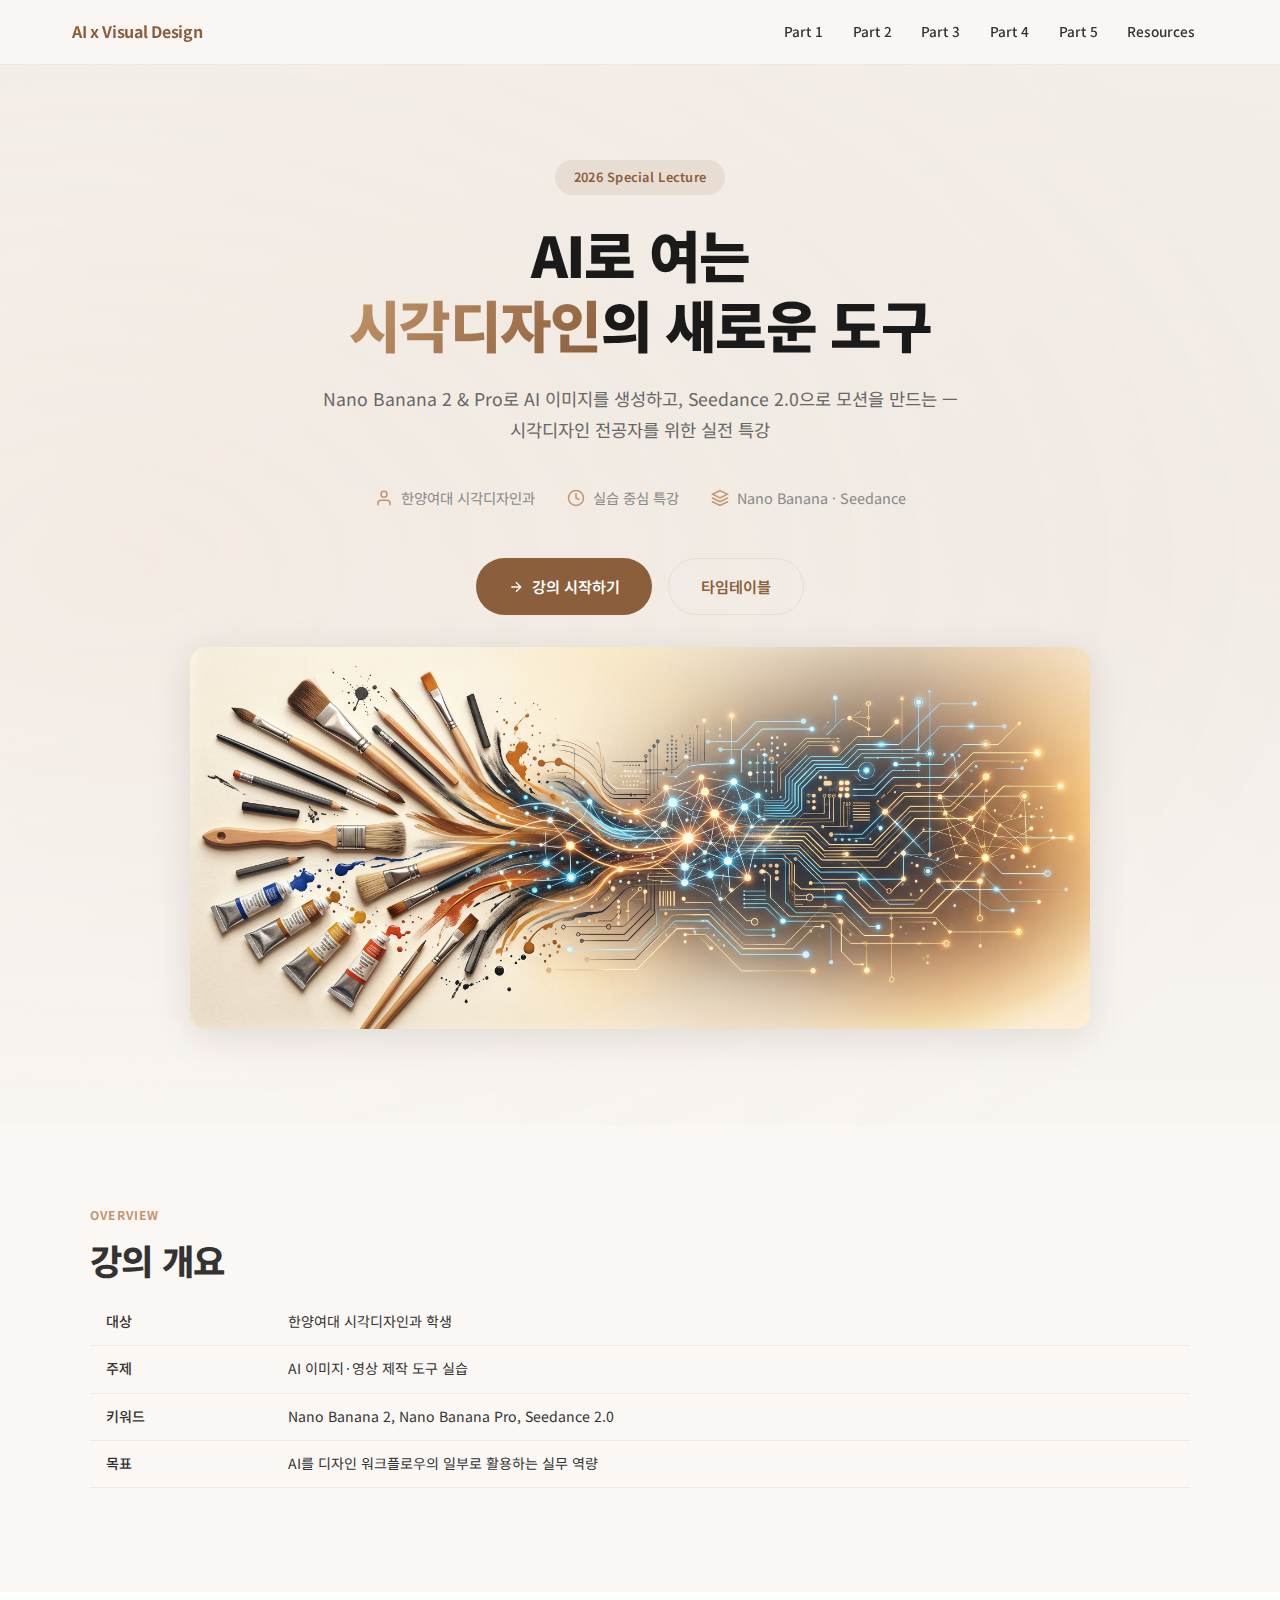
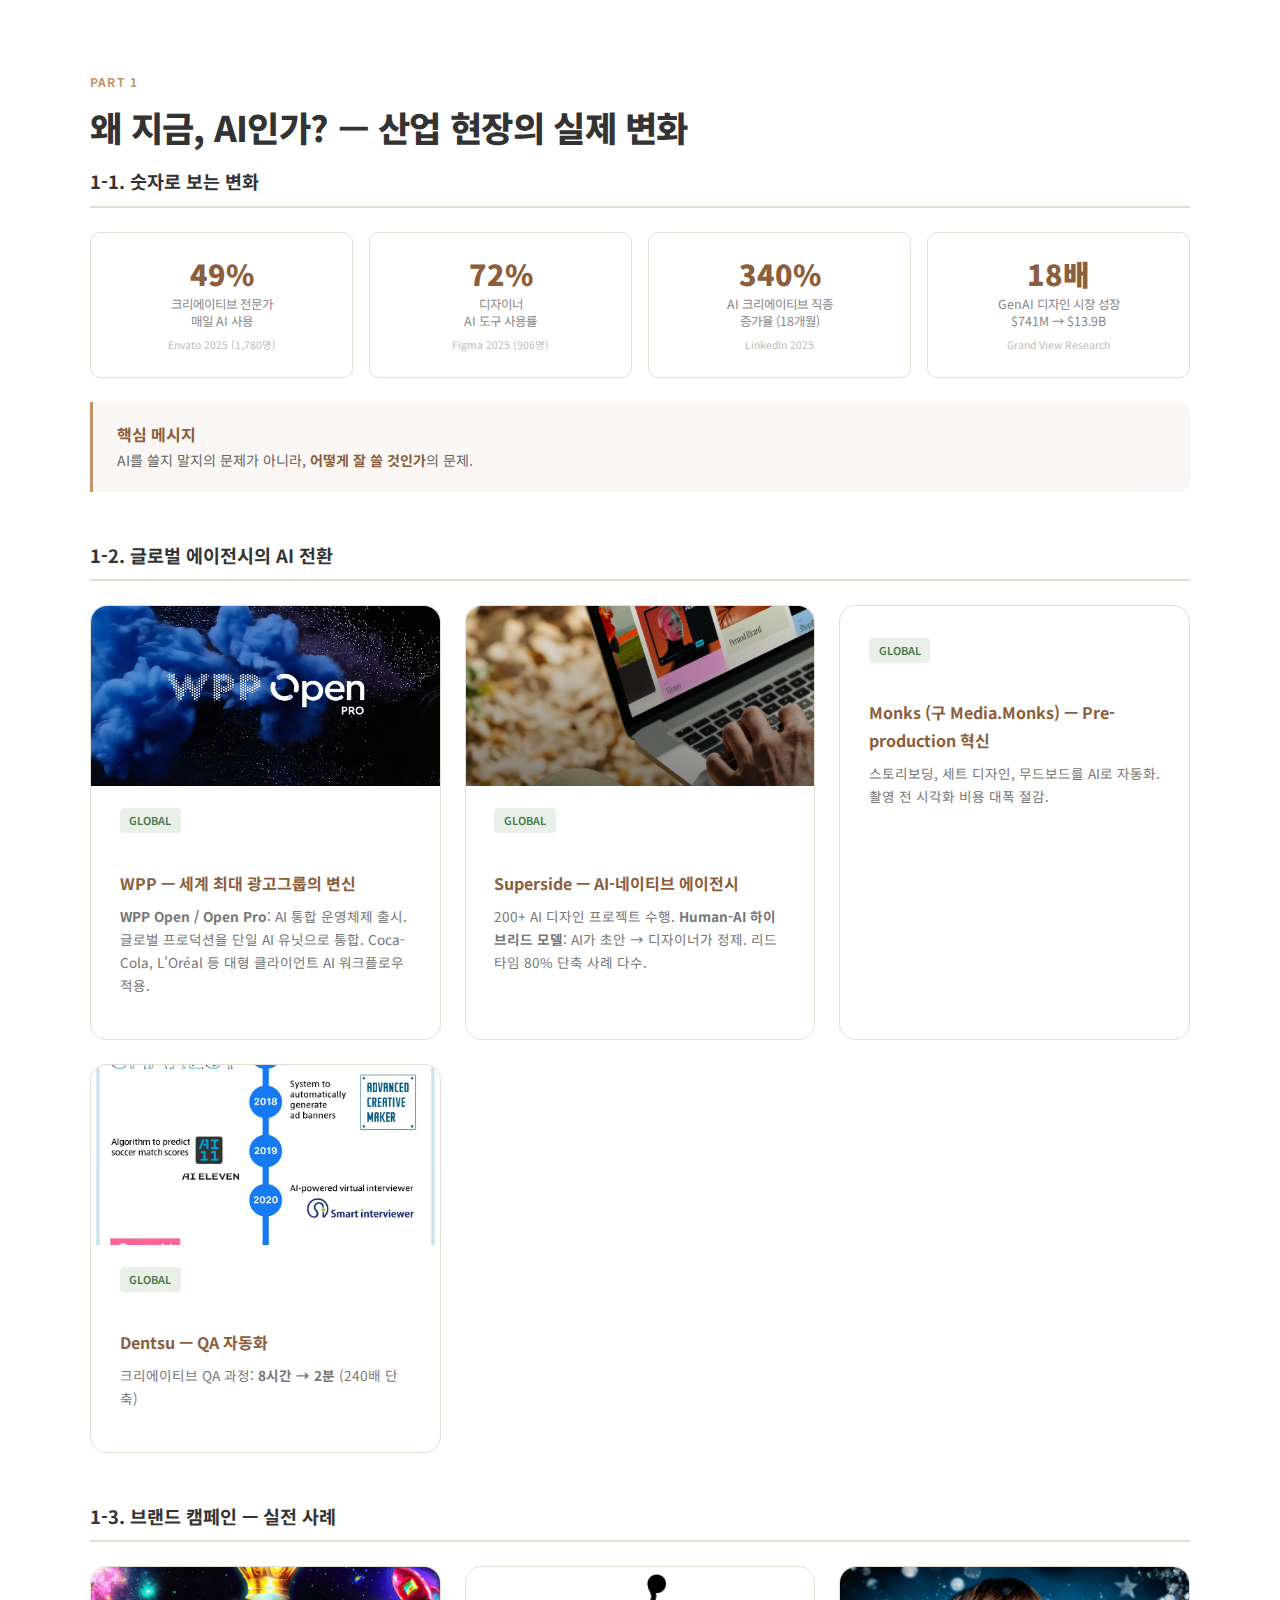
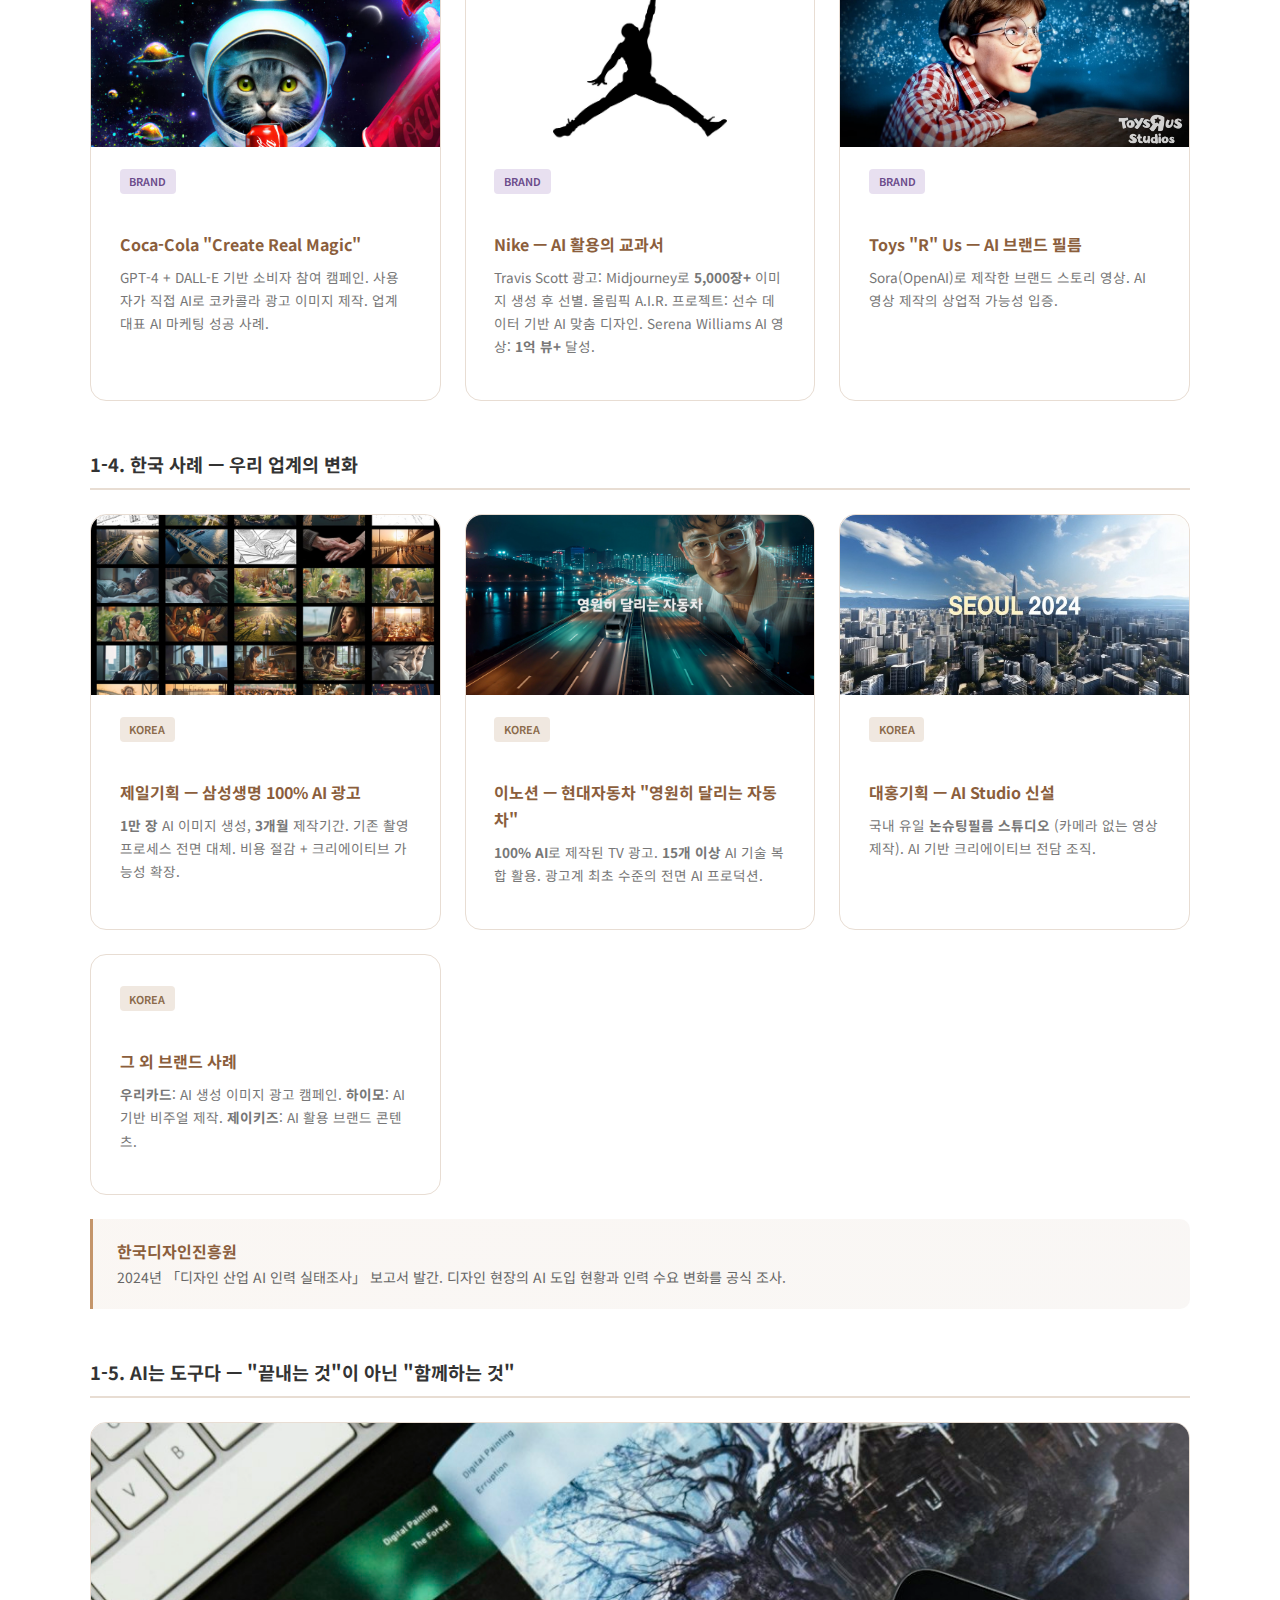
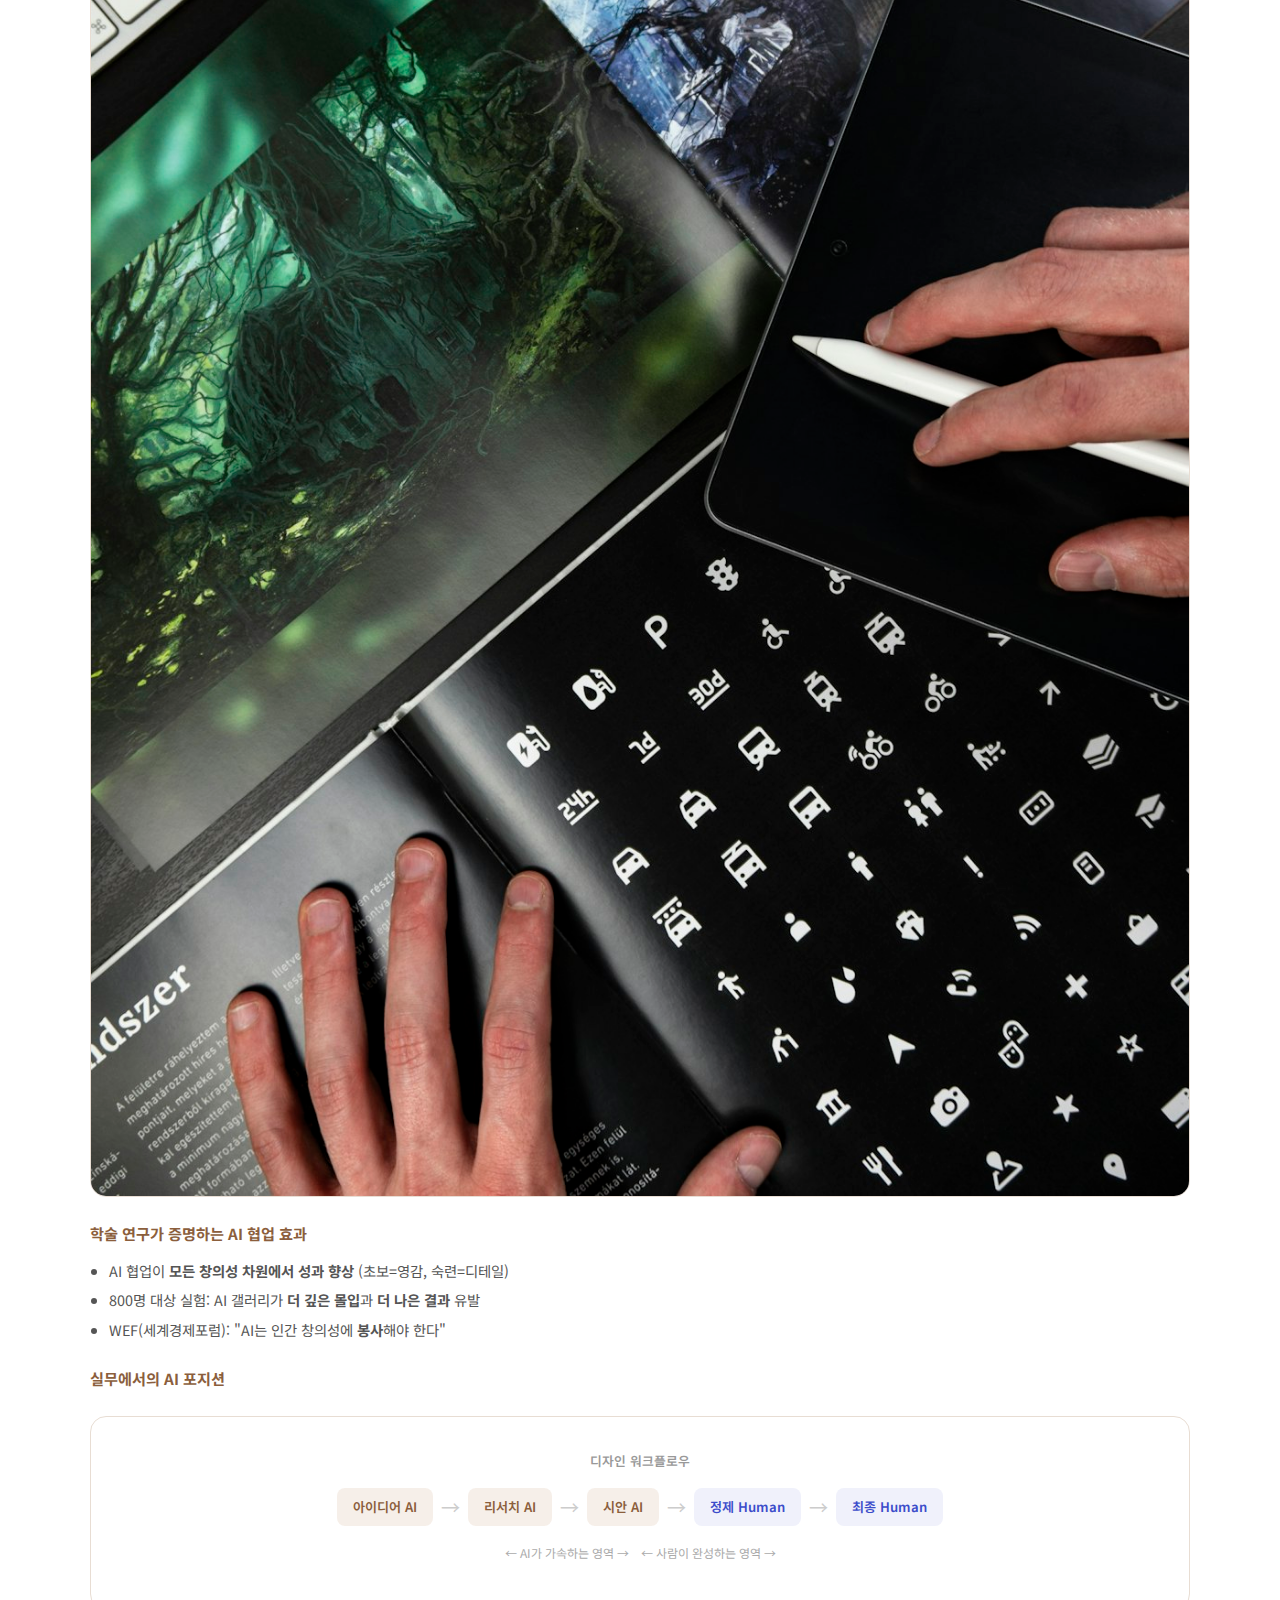
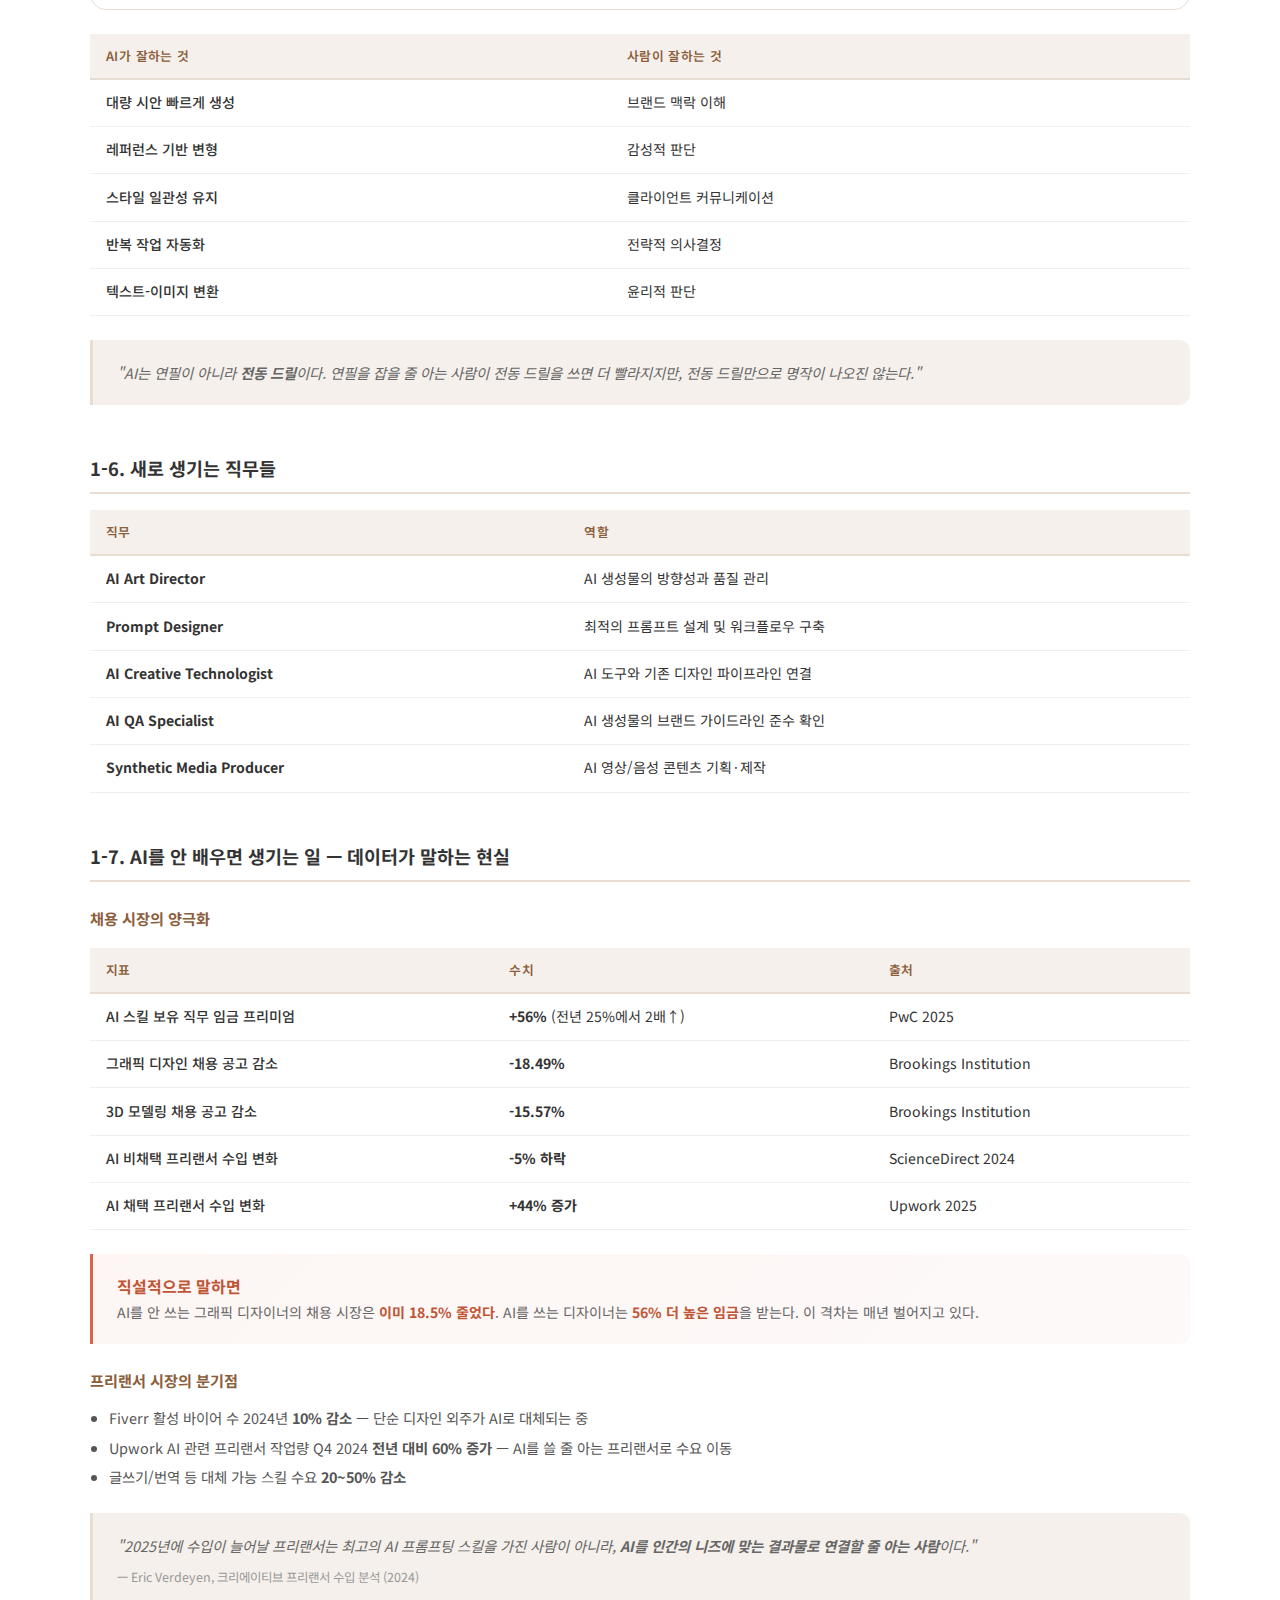
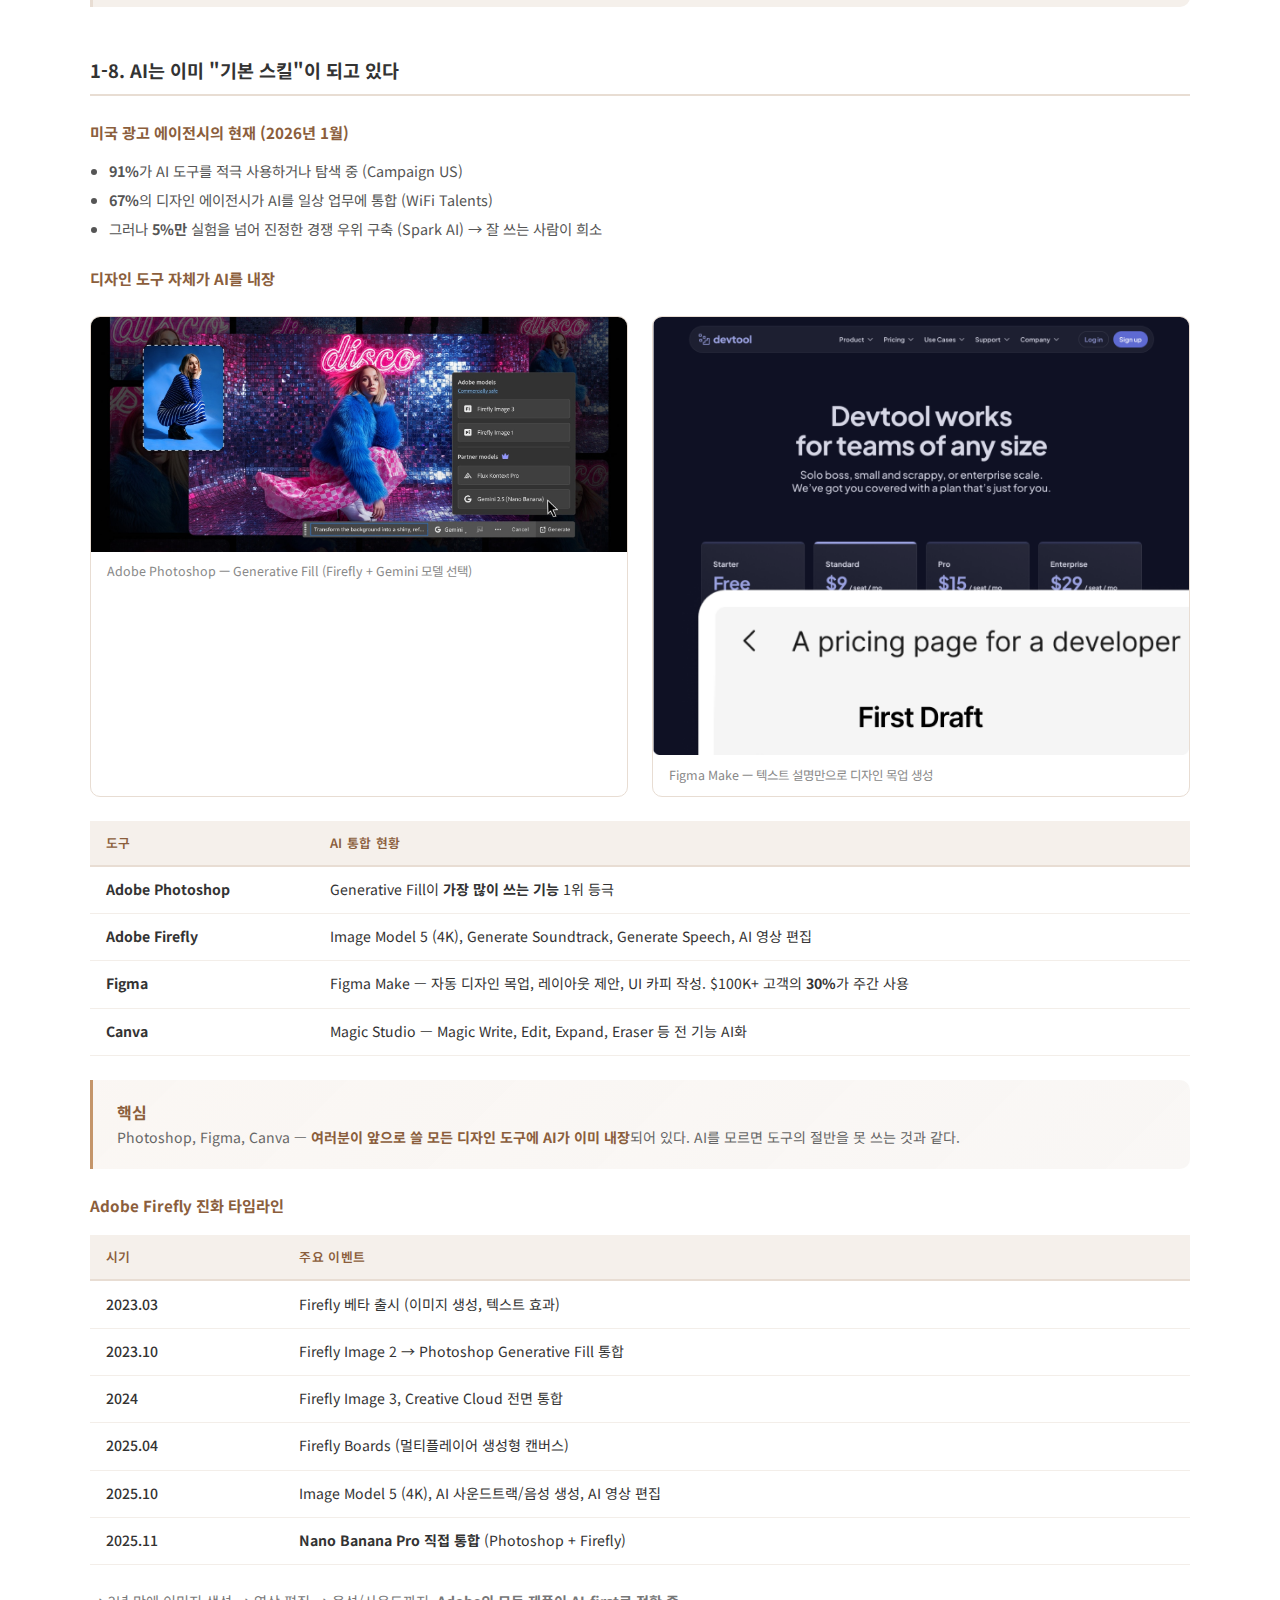
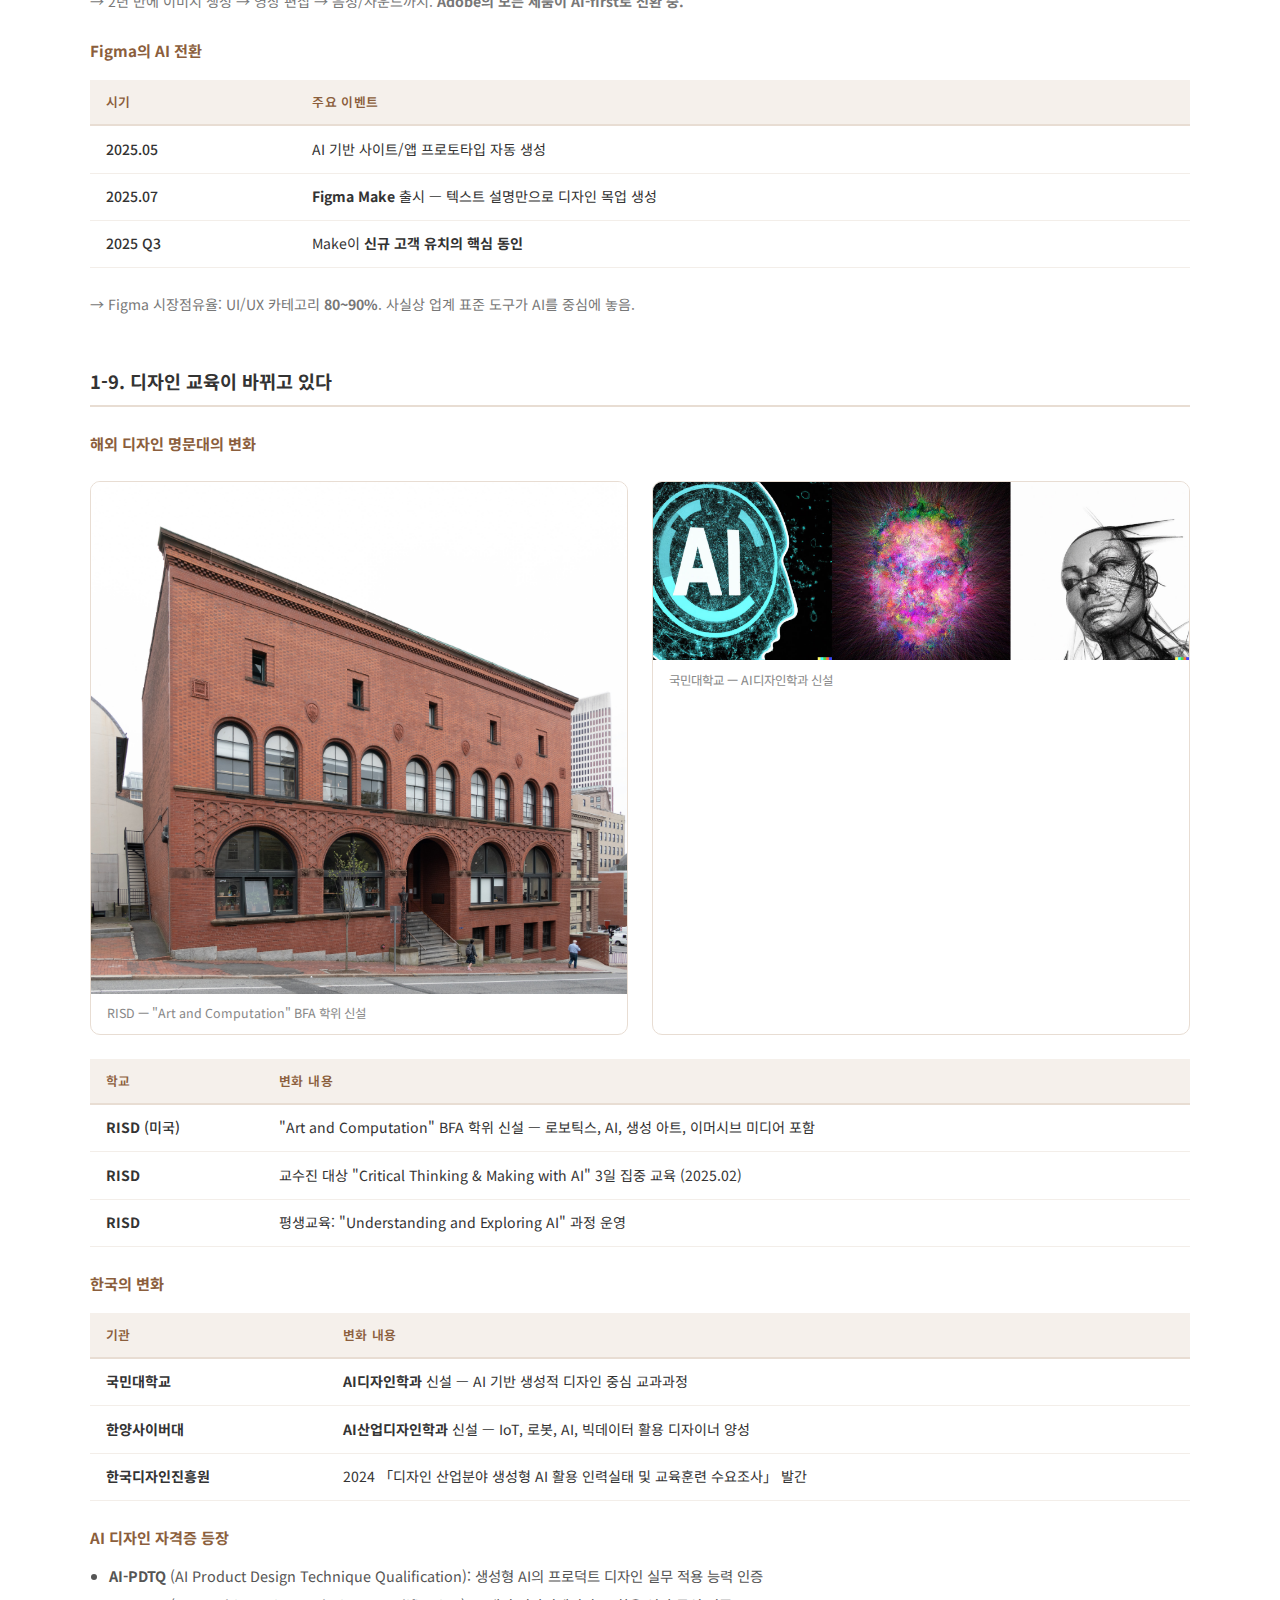
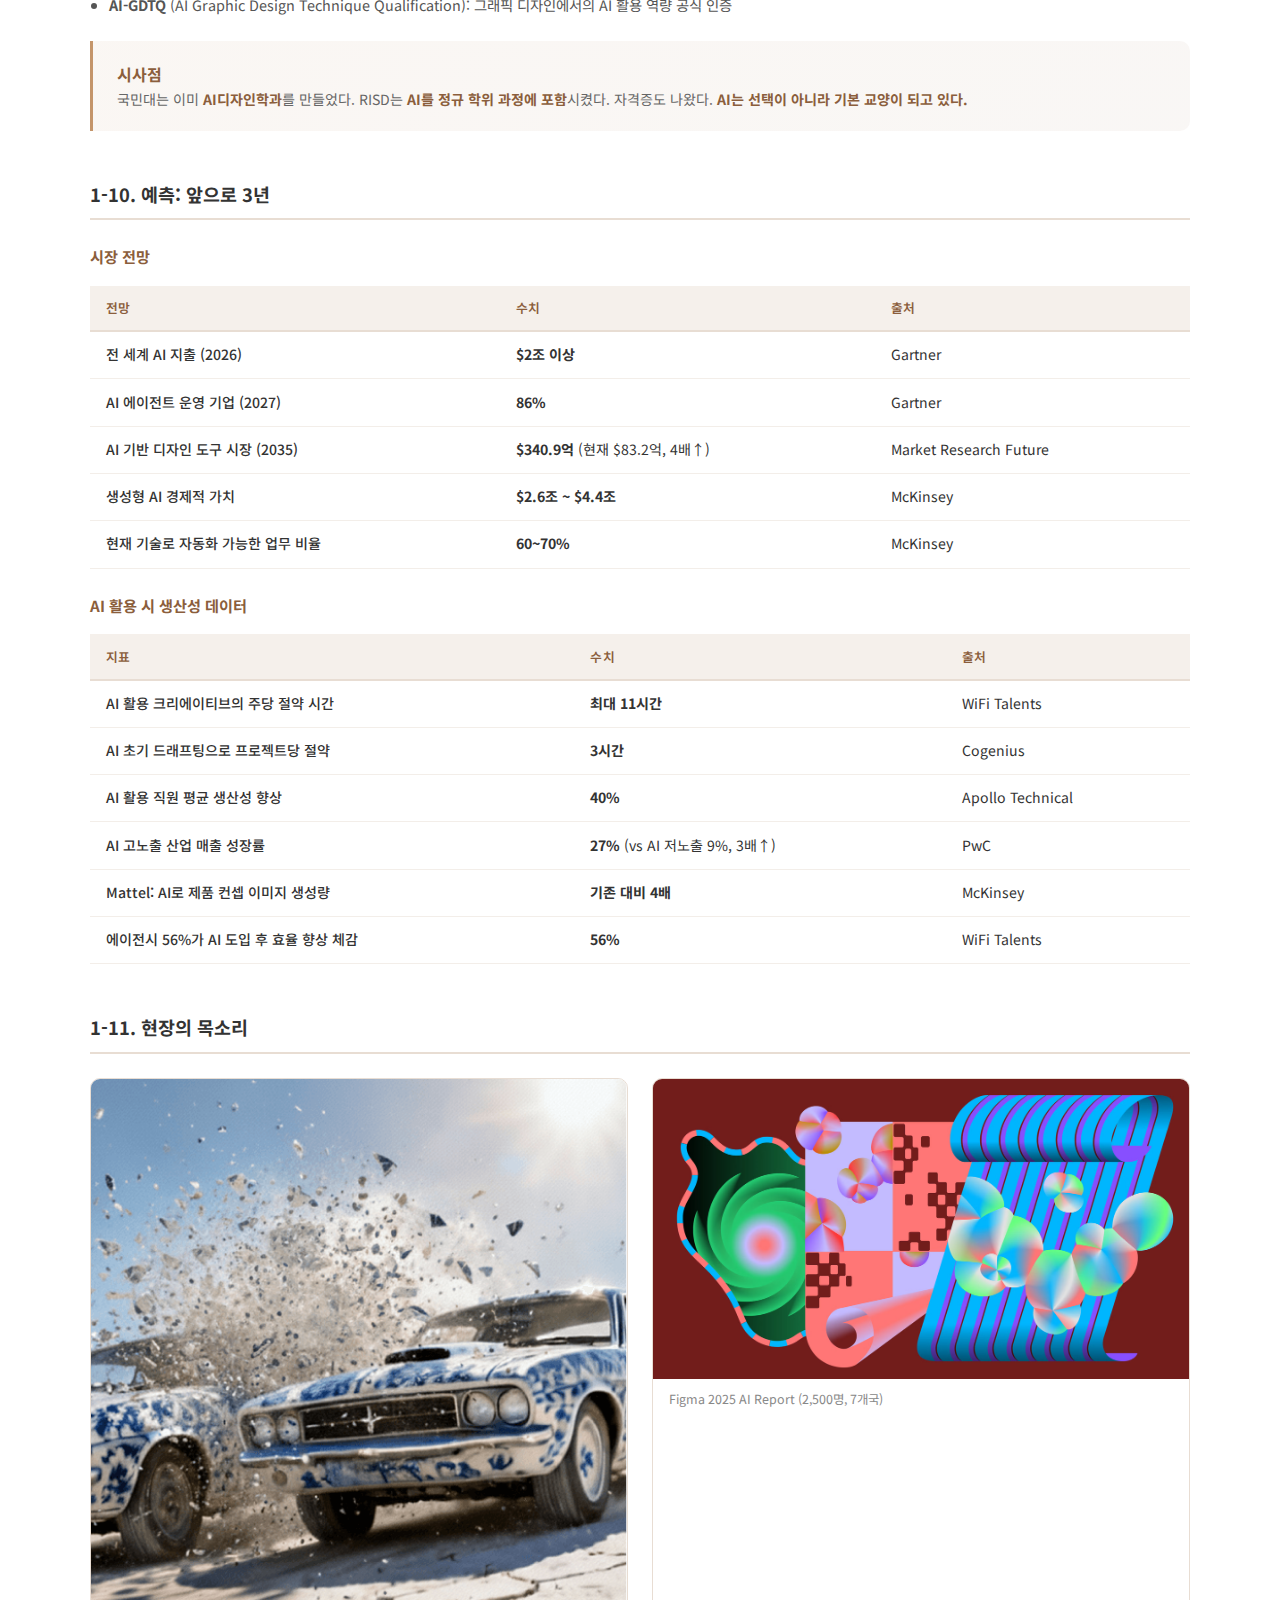
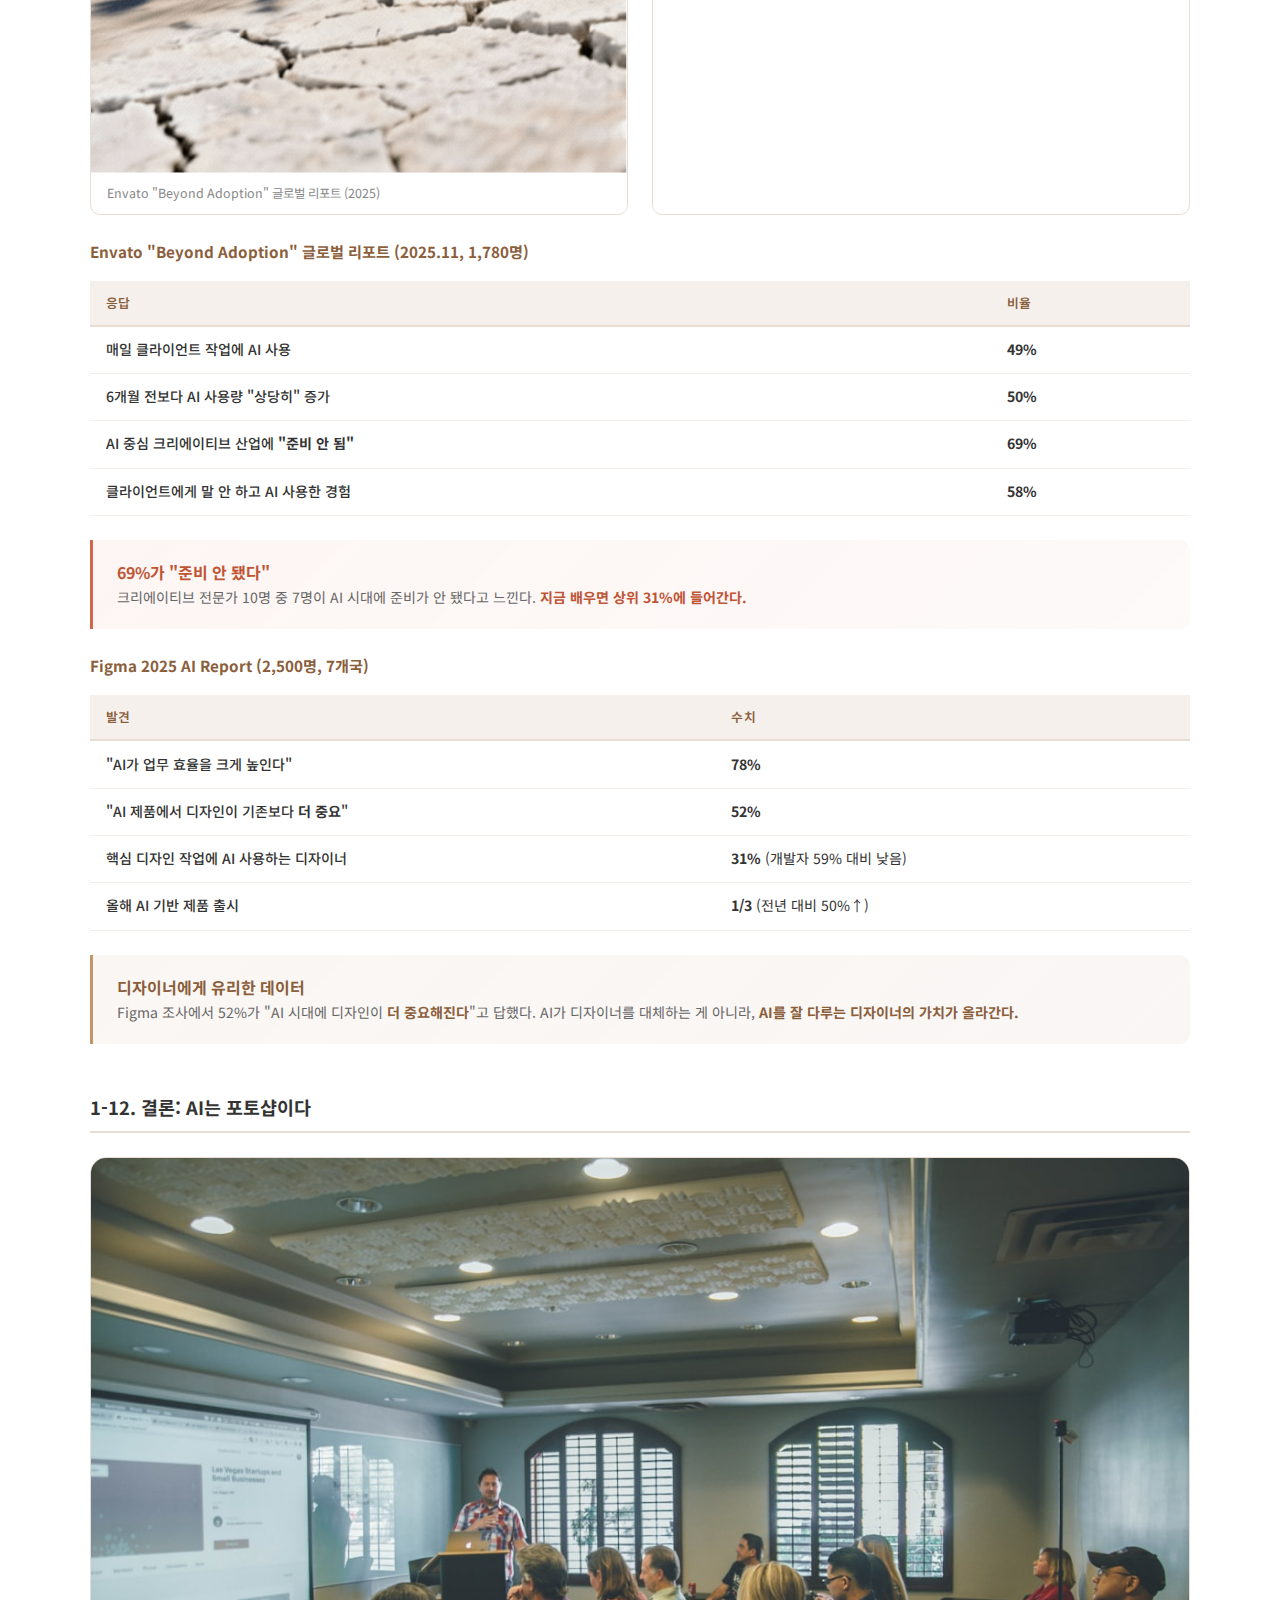
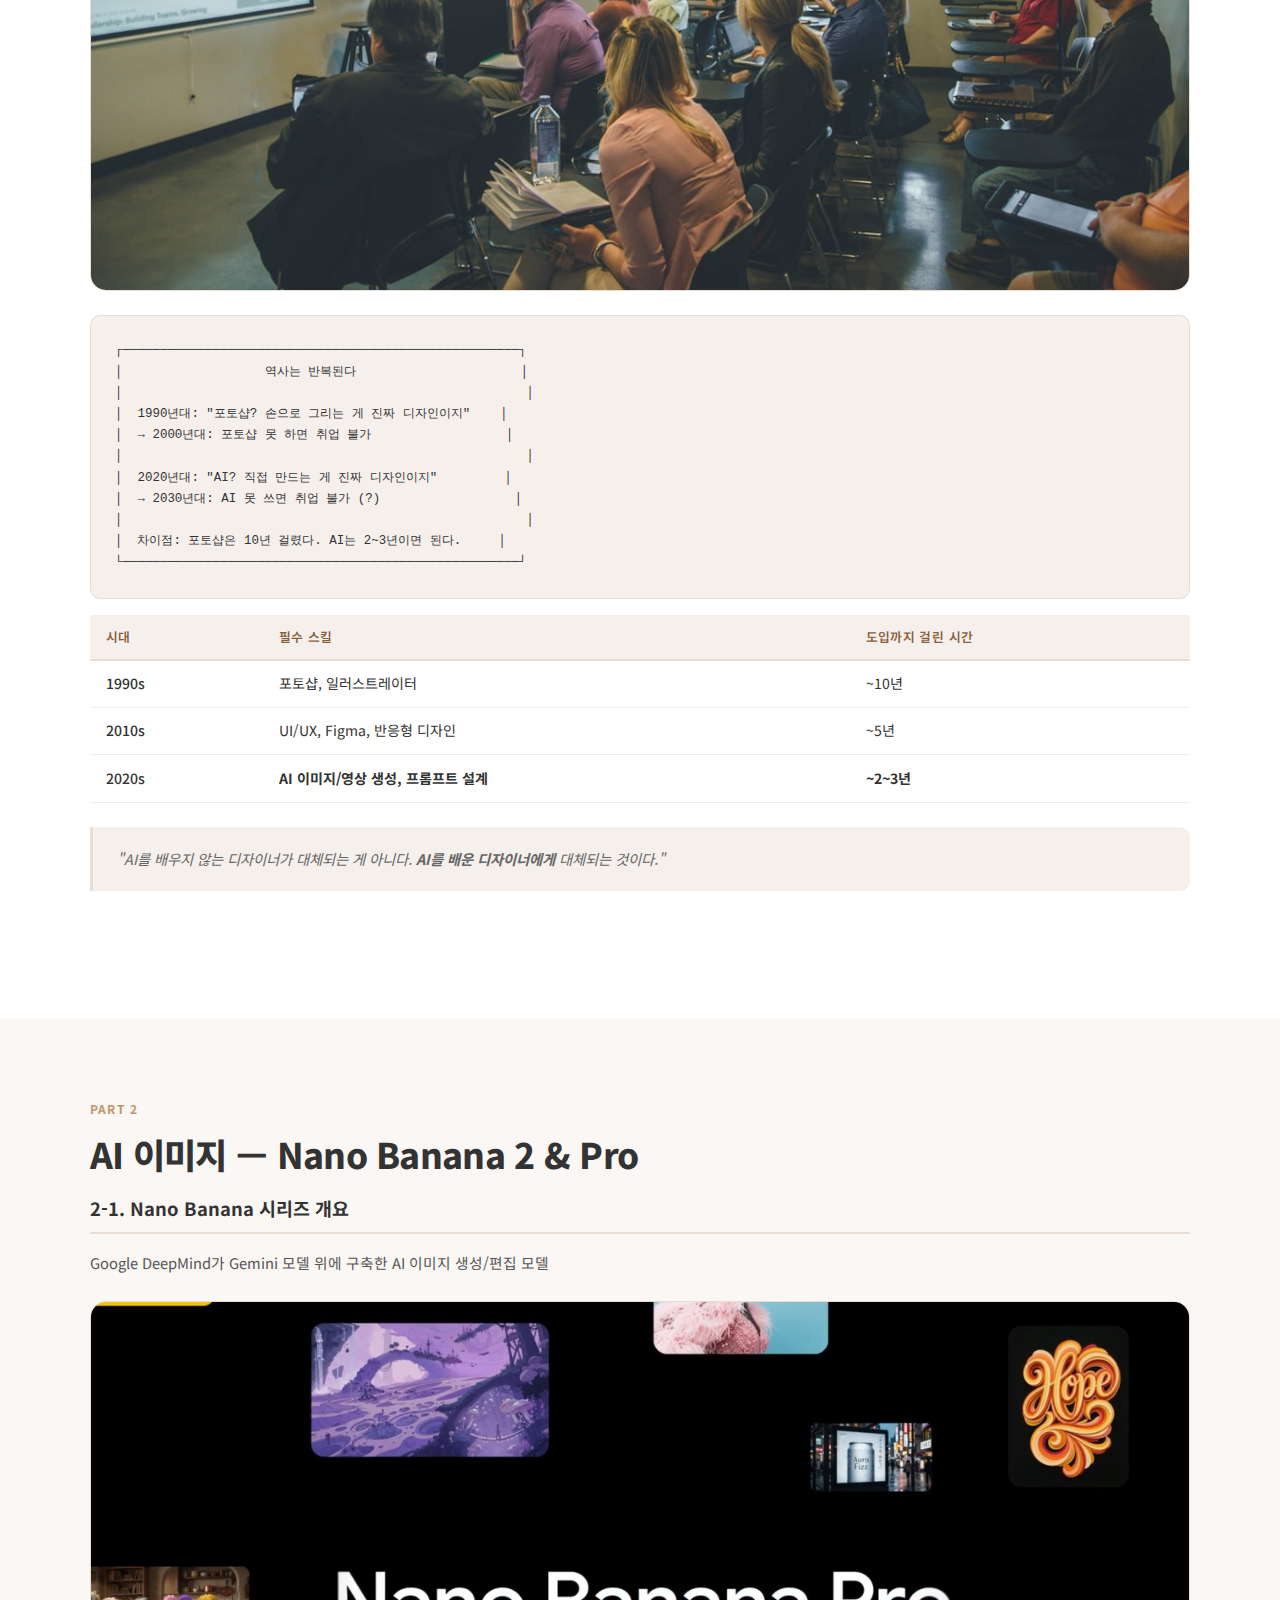
<file: hyvisual/index.html>
<!DOCTYPE html>
<html lang="ko">
<head>
  <meta charset="UTF-8">
  <meta name="viewport" content="width=device-width, initial-scale=1.0">
  <title>AI 이미지·영상 제작 — 한양여대 시각디자인과 특강</title>
  <style>
    @import url('https://fonts.googleapis.com/css2?family=Noto+Sans+KR:wght@300;400;500;600;700;900&display=swap');

    :root {
      --cream: #F5F0EB;
      --warm-bg: #FAF7F4;
      --beige: #E8DDD3;
      --camel: #C4956A;
      --walnut: #8B5E3C;
      --charcoal: #333333;
      --soft-black: #1a1a1a;
      --card-shadow: 0 2px 20px rgba(139, 94, 60, 0.08);
      --card-hover: 0 8px 40px rgba(139, 94, 60, 0.15);
      --radius: 16px;
      --radius-sm: 10px;
      --indigo: #3B4CCA;
      --indigo-soft: rgba(59,76,202,0.08);
    }

    * { margin: 0; padding: 0; box-sizing: border-box; }
    html { scroll-behavior: smooth; }

    body {
      font-family: 'Noto Sans KR', -apple-system, sans-serif;
      background: var(--warm-bg);
      color: var(--charcoal);
      line-height: 1.7;
      -webkit-font-smoothing: antialiased;
    }

    /* ── Navigation ── */
    nav {
      position: fixed; top: 0; left: 0; right: 0; z-index: 100;
      background: rgba(250, 247, 244, 0.85);
      backdrop-filter: blur(20px);
      -webkit-backdrop-filter: blur(20px);
      border-bottom: 1px solid rgba(232, 221, 211, 0.6);
      transition: box-shadow 0.3s;
    }
    nav.scrolled { box-shadow: 0 2px 30px rgba(0,0,0,0.06); }
    .nav-inner {
      max-width: 1200px; margin: 0 auto;
      display: flex; align-items: center; justify-content: space-between;
      padding: 0 2rem; height: 64px;
    }
    .nav-logo { font-weight: 700; font-size: 1rem; color: var(--walnut); letter-spacing: -0.02em; }
    .nav-links { display: flex; gap: 0.25rem; }
    .nav-links a {
      color: var(--charcoal); text-decoration: none;
      font-size: 0.85rem; font-weight: 500;
      padding: 0.4rem 0.8rem; border-radius: 8px;
      transition: all 0.2s;
    }
    .nav-links a:hover, .nav-links a.active { background: var(--beige); color: var(--walnut); }
    .hamburger { display: none; background: none; border: none; cursor: pointer; padding: 0.5rem; }
    .hamburger span { display: block; width: 20px; height: 2px; background: var(--charcoal); margin: 5px 0; transition: 0.3s; }

    /* ── Hero ── */
    .hero {
      padding: 10rem 2rem 6rem; text-align: center;
      background: linear-gradient(180deg, #F5F0EB 0%, var(--warm-bg) 100%);
      position: relative; overflow: hidden;
    }
    .hero::before {
      content: '';
      position: absolute; top: -50%; left: -50%; width: 200%; height: 200%;
      background: radial-gradient(ellipse at 30% 50%, rgba(196,149,106,0.08) 0%, transparent 50%),
                  radial-gradient(ellipse at 70% 50%, rgba(139,94,60,0.05) 0%, transparent 50%);
      animation: float 20s ease-in-out infinite;
    }
    @keyframes float { 0%, 100% { transform: translate(0, 0); } 50% { transform: translate(-2%, 2%); } }
    .hero-content { position: relative; z-index: 1; }
    .hero-badge {
      display: inline-block; background: var(--beige); color: var(--walnut);
      font-size: 0.8rem; font-weight: 600; padding: 0.4rem 1.2rem;
      border-radius: 100px; margin-bottom: 1.5rem; letter-spacing: 0.02em;
    }
    .hero h1 {
      font-size: clamp(2rem, 5vw, 3.5rem); font-weight: 900; line-height: 1.25;
      color: var(--soft-black); margin-bottom: 1.5rem; letter-spacing: -0.03em;
    }
    .hero h1 em {
      font-style: normal;
      background: linear-gradient(135deg, var(--camel), var(--walnut));
      -webkit-background-clip: text; -webkit-text-fill-color: transparent; background-clip: text;
    }
    .hero p { font-size: 1.1rem; color: #666; max-width: 650px; margin: 0 auto 2.5rem; line-height: 1.8; }
    .hero-meta { display: flex; gap: 2rem; justify-content: center; flex-wrap: wrap; margin-bottom: 3rem; }
    .hero-meta-item { display: flex; align-items: center; gap: 0.5rem; font-size: 0.9rem; color: #888; }
    .hero-meta-item svg { width: 18px; height: 18px; stroke: var(--camel); }
    .hero-actions { display: flex; gap: 1rem; justify-content: center; flex-wrap: wrap; }
    .btn {
      display: inline-flex; align-items: center; gap: 0.5rem;
      padding: 0.9rem 2rem; border-radius: 100px;
      font-size: 0.95rem; font-weight: 600; font-family: inherit;
      text-decoration: none; cursor: pointer; transition: all 0.3s;
    }
    .btn-primary { background: var(--walnut); color: #fff; border: none; }
    .btn-primary:hover { background: #7a5234; transform: translateY(-2px); box-shadow: 0 8px 25px rgba(139,94,60,0.3); }
    .btn-secondary { background: transparent; color: var(--walnut); border: 1.5px solid var(--beige); }
    .btn-secondary:hover { background: var(--beige); transform: translateY(-2px); }

    /* ── Section ── */
    section { padding: 5rem 2rem; }
    .container { max-width: 1100px; margin: 0 auto; }
    .section-label {
      font-size: 0.75rem; font-weight: 700; color: var(--camel);
      letter-spacing: 0.1em; text-transform: uppercase; margin-bottom: 0.75rem;
    }
    .section-title {
      font-size: clamp(1.5rem, 3vw, 2.2rem); font-weight: 800;
      line-height: 1.3; margin-bottom: 1rem; letter-spacing: -0.02em;
    }
    .section-desc { color: #777; font-size: 1rem; max-width: 700px; line-height: 1.8; margin-bottom: 3rem; }

    /* ── Sub-section ── */
    .sub-section { margin-bottom: 3rem; }
    .sub-section h3 {
      font-size: 1.15rem; font-weight: 700; margin-bottom: 1rem;
      padding-bottom: 0.5rem; border-bottom: 2px solid var(--beige);
    }
    .sub-section h4 {
      font-size: 0.95rem; font-weight: 700; color: var(--walnut);
      margin: 1.5rem 0 0.8rem;
    }
    .sub-section h5 {
      font-size: 0.88rem; font-weight: 600; color: var(--charcoal);
      margin: 1.2rem 0 0.6rem;
    }
    .sub-section p { font-size: 0.92rem; color: #555; line-height: 1.8; margin-bottom: 0.8rem; }
    .sub-section ul, .sub-section ol { padding-left: 1.2rem; margin-bottom: 1rem; }
    .sub-section li { font-size: 0.9rem; line-height: 1.7; margin-bottom: 0.3rem; color: #555; }

    /* ── Tables ── */
    .data-table {
      width: 100%; border-collapse: collapse; margin: 1rem 0 1.5rem; font-size: 0.88rem;
    }
    .data-table th {
      background: var(--cream); font-weight: 600; text-align: left;
      padding: 0.7rem 1rem; border-bottom: 2px solid var(--beige);
      color: var(--walnut); font-size: 0.8rem; letter-spacing: 0.03em;
      white-space: nowrap;
    }
    .data-table td {
      padding: 0.7rem 1rem; border-bottom: 1px solid rgba(232,221,211,0.5);
      vertical-align: top;
    }
    .data-table tr:hover td { background: rgba(245,240,235,0.5); }
    .data-table td:first-child { font-weight: 500; }

    /* ── Stat Cards ── */
    .stat-grid {
      display: grid; grid-template-columns: repeat(auto-fit, minmax(220px, 1fr));
      gap: 1rem; margin: 1.5rem 0;
    }
    .stat-card {
      background: #fff; border-radius: var(--radius-sm); padding: 1.5rem;
      border: 1px solid var(--beige); text-align: center; transition: all 0.3s;
    }
    .stat-card:hover { transform: translateY(-2px); box-shadow: var(--card-shadow); }
    .stat-num { font-size: 1.8rem; font-weight: 900; color: var(--walnut); line-height: 1.2; }
    .stat-label { font-size: 0.78rem; color: #888; margin-top: 0.3rem; line-height: 1.4; }
    .stat-src { font-size: 0.65rem; color: #bbb; margin-top: 0.3rem; }

    /* ── Case Cards ── */
    .case-grid {
      display: grid; grid-template-columns: repeat(auto-fit, minmax(300px, 1fr));
      gap: 1.5rem; margin: 1.5rem 0;
    }
    .case-card {
      background: #fff; border-radius: var(--radius); padding: 1.8rem;
      border: 1px solid var(--beige); transition: all 0.3s;
    }
    .case-card:hover { transform: translateY(-2px); box-shadow: var(--card-hover); }
    .case-card h4 { font-size: 1rem; font-weight: 700; margin-bottom: 0.5rem; }
    .case-card p { font-size: 0.85rem; color: #777; line-height: 1.7; }
    .case-card .case-tag {
      display: inline-block; font-size: 0.68rem; font-weight: 600;
      padding: 0.2rem 0.6rem; border-radius: 4px; margin-bottom: 0.8rem;
    }
    .case-tag.global { background: #E8F0E8; color: #4a7a4a; }
    .case-tag.korea { background: #F0E8E0; color: #8a6a4a; }
    .case-tag.brand { background: #E8E0F0; color: #6a4a8a; }

    /* ── Tip/Warning/Quote Boxes ── */
    .tip-box {
      background: linear-gradient(135deg, rgba(196,149,106,0.08), rgba(139,94,60,0.05));
      border-left: 3px solid var(--camel);
      border-radius: 0 var(--radius-sm) var(--radius-sm) 0;
      padding: 1.2rem 1.5rem; margin: 1.5rem 0;
    }
    .tip-box strong { color: var(--walnut); }
    .tip-box p { font-size: 0.88rem; color: #666; line-height: 1.7; margin: 0; }
    .warning-box {
      background: linear-gradient(135deg, rgba(220,100,60,0.06), rgba(200,80,50,0.03));
      border-left: 3px solid #D4644A;
      border-radius: 0 var(--radius-sm) var(--radius-sm) 0;
      padding: 1.2rem 1.5rem; margin: 1.5rem 0;
    }
    .warning-box strong { color: #C05535; }
    .warning-box p { font-size: 0.88rem; color: #666; line-height: 1.7; margin: 0; }
    .quote-box {
      background: var(--cream); border-left: 3px solid var(--beige);
      border-radius: 0 var(--radius-sm) var(--radius-sm) 0;
      padding: 1.2rem 1.5rem; margin: 1.5rem 0; font-style: italic;
    }
    .quote-box p { font-size: 0.9rem; color: #666; line-height: 1.8; margin: 0; }
    .quote-box .attr { font-size: 0.78rem; color: #999; font-style: normal; margin-top: 0.5rem; }

    /* ── Prompt Box ── */
    .prompt-box {
      background: var(--soft-black); color: #e0d5ca;
      border-radius: var(--radius-sm); padding: 1.5rem;
      font-family: 'SF Mono', 'Fira Code', monospace;
      font-size: 0.82rem; line-height: 1.8; overflow-x: auto;
      margin: 1rem 0; position: relative; white-space: pre-wrap;
    }
    .prompt-box::before {
      content: 'PROMPT';
      position: absolute; top: 0.6rem; right: 0.8rem;
      font-size: 0.6rem; font-weight: 700;
      color: rgba(196,149,106,0.4); letter-spacing: 0.1em;
      font-family: 'Noto Sans KR', sans-serif;
    }

    /* ── Code/Diagram Box ── */
    .diagram-box {
      background: var(--cream); border: 1px solid var(--beige);
      border-radius: var(--radius-sm); padding: 1.5rem;
      font-family: 'SF Mono', 'Fira Code', monospace;
      font-size: 0.78rem; line-height: 1.7; overflow-x: auto;
      margin: 1rem 0; white-space: pre;
    }

    /* ── Workflow Diagram ── */
    .workflow-visual {
      background: #fff; border-radius: var(--radius); padding: 2rem;
      border: 1px solid var(--beige); margin: 1.5rem 0; text-align: center;
    }
    .workflow-visual .flow-row {
      display: flex; justify-content: center; align-items: center;
      gap: 0.5rem; flex-wrap: wrap; margin: 0.5rem 0;
    }
    .flow-item {
      padding: 0.5rem 1rem; border-radius: 8px; font-size: 0.82rem; font-weight: 600;
    }
    .flow-ai { background: rgba(196,149,106,0.15); color: var(--walnut); }
    .flow-human { background: rgba(59,76,202,0.08); color: var(--indigo); }
    .flow-arrow { color: #ccc; font-size: 1.2rem; }

    /* ── Part Card ── */
    .part-card {
      background: #fff; border-radius: var(--radius); padding: 2rem;
      border: 1px solid var(--beige); margin-bottom: 2rem; transition: border-color 0.3s;
    }
    .part-card:hover { border-color: var(--camel); }
    .part-number {
      font-size: 0.7rem; font-weight: 700; color: var(--camel);
      letter-spacing: 0.08em; margin-bottom: 0.5rem;
    }
    .part-card > h3 { font-size: 1.15rem; font-weight: 700; margin-bottom: 0.8rem; border: none; padding: 0; }

    /* ── Key Points ── */
    .key-points { display: grid; grid-template-columns: repeat(auto-fit, minmax(220px, 1fr)); gap: 0.8rem; margin: 1rem 0; }
    .key-point {
      background: var(--cream); padding: 1rem 1.2rem; border-radius: var(--radius-sm);
      font-size: 0.85rem; line-height: 1.5; border-left: 3px solid var(--beige);
    }
    .key-point strong { color: var(--walnut); font-weight: 600; }

    /* ── Practice Cards ── */
    .practice-card {
      background: #fff; border-radius: var(--radius); padding: 2rem;
      border: 1px solid var(--beige); margin-bottom: 1.5rem;
      position: relative; overflow: hidden; transition: all 0.3s;
    }
    .practice-card::before {
      content: ''; position: absolute; top: 0; left: 0; right: 0; height: 4px;
      background: linear-gradient(90deg, var(--camel), var(--walnut));
      opacity: 0; transition: opacity 0.3s;
    }
    .practice-card:hover::before { opacity: 1; }
    .practice-card:hover { transform: translateY(-2px); box-shadow: var(--card-hover); }
    .practice-num {
      width: 36px; height: 36px; border-radius: 10px;
      background: linear-gradient(135deg, var(--camel), var(--walnut));
      color: #fff; font-weight: 700; font-size: 0.85rem;
      display: flex; align-items: center; justify-content: center; margin-bottom: 1rem;
    }
    .practice-card h4 { font-size: 1.05rem; font-weight: 700; margin-bottom: 0.4rem; }
    .practice-time { font-size: 0.78rem; color: var(--camel); font-weight: 600; margin-bottom: 0.8rem; }

    /* ── Timeline ── */
    .timeline { margin-top: 1.5rem; }
    .timeline-item {
      display: grid; grid-template-columns: 100px 1fr;
      gap: 1.5rem; padding: 1rem 0;
      border-bottom: 1px solid rgba(232,221,211,0.5);
    }
    .timeline-item:last-child { border-bottom: none; }
    .timeline-time { font-size: 0.82rem; font-weight: 700; color: var(--camel); padding-top: 0.1rem; }
    .timeline-content h4 { font-size: 0.92rem; font-weight: 600; margin-bottom: 0.2rem; }
    .timeline-content p { font-size: 0.82rem; color: #999; }
    .timeline-tag {
      display: inline-block; font-size: 0.68rem; font-weight: 600;
      padding: 0.15rem 0.5rem; border-radius: 4px; margin-left: 0.5rem;
    }
    .tag-lecture { background: #E8F0E8; color: #4a7a4a; }
    .tag-practice { background: #E8E0F0; color: #6a4a8a; }
    .tag-share { background: #F0E8E0; color: #8a6a4a; }

    /* ── Resources ── */
    .resources-grid {
      display: grid; grid-template-columns: repeat(auto-fit, minmax(280px, 1fr)); gap: 1.5rem;
    }
    .resource-group {
      background: #fff; border-radius: var(--radius); padding: 1.8rem; border: 1px solid var(--beige);
    }
    .resource-group h4 { font-size: 0.9rem; font-weight: 700; color: var(--walnut); margin-bottom: 1rem; }
    .resource-link {
      display: block; padding: 0.5rem 0; color: var(--charcoal); text-decoration: none;
      font-size: 0.85rem; border-bottom: 1px solid rgba(232,221,211,0.3); transition: color 0.2s;
    }
    .resource-link:last-child { border-bottom: none; }
    .resource-link:hover { color: var(--walnut); }
    .resource-link::before { content: '\2192\00a0'; color: var(--camel); }

    /* ── Copy Button ── */
    .copy-btn {
      position: absolute; top: 0.5rem; right: 0.8rem;
      background: rgba(196,149,106,0.15); border: none;
      color: #e0d5ca; font-size: 0.65rem; font-weight: 600;
      padding: 0.3rem 0.6rem; border-radius: 4px;
      cursor: pointer; font-family: 'Noto Sans KR', sans-serif; transition: background 0.2s;
    }
    .copy-btn:hover { background: rgba(196,149,106,0.3); }

    /* ── Scroll top ── */
    .scroll-top {
      position: fixed; bottom: 2rem; right: 2rem;
      width: 44px; height: 44px; border-radius: 50%;
      background: var(--walnut); color: #fff; border: none; cursor: pointer;
      display: flex; align-items: center; justify-content: center;
      opacity: 0; visibility: hidden; transition: all 0.3s; z-index: 99;
      box-shadow: 0 4px 15px rgba(139,94,60,0.3);
    }
    .scroll-top.visible { opacity: 1; visibility: visible; }
    .scroll-top:hover { transform: translateY(-3px); }

    /* ── Keyword Table (compact) ── */
    .keyword-table { width: 100%; border-collapse: collapse; margin: 0.8rem 0; font-size: 0.82rem; }
    .keyword-table th {
      background: var(--cream); font-weight: 600; text-align: left;
      padding: 0.5rem 0.8rem; border-bottom: 2px solid var(--beige);
      color: var(--walnut); font-size: 0.75rem;
    }
    .keyword-table td {
      padding: 0.5rem 0.8rem; border-bottom: 1px solid rgba(232,221,211,0.4);
      vertical-align: top;
    }
    .keyword-table code {
      background: var(--cream); padding: 0.15rem 0.4rem; border-radius: 3px;
      font-size: 0.78rem; color: var(--walnut);
    }

    /* ── Images ── */
    .hero-image {
      width: 100%; max-width: 900px; margin: 2rem auto 0;
      border-radius: var(--radius); overflow: hidden;
      box-shadow: 0 8px 40px rgba(0,0,0,0.1);
    }
    .hero-image img { width: 100%; display: block; }

    .section-image {
      width: 100%; border-radius: var(--radius); overflow: hidden;
      margin: 1.5rem 0; box-shadow: var(--card-shadow);
    }
    .section-image img { width: 100%; display: block; }
    .section-image figcaption {
      padding: 0.6rem 1rem; background: var(--cream);
      font-size: 0.75rem; color: #999; text-align: center;
    }

    .case-card .card-img {
      width: calc(100% + 3.6rem); height: 180px; object-fit: cover;
      border-radius: var(--radius) var(--radius) 0 0;
      margin: -1.8rem -1.8rem 1.2rem;
      display: block;
    }

    .tool-screenshot {
      width: 100%; border-radius: var(--radius-sm); overflow: hidden;
      margin: 1rem 0; border: 1px solid var(--beige);
    }
    .tool-screenshot img { width: 100%; display: block; }
    .tool-screenshot .caption {
      padding: 0.5rem 0.8rem; background: var(--cream);
      font-size: 0.72rem; color: #999;
    }

    .img-grid {
      display: grid; grid-template-columns: repeat(auto-fit, minmax(280px, 1fr));
      gap: 1.5rem; margin: 1.5rem 0;
    }
    .img-grid figure {
      border-radius: var(--radius-sm); overflow: hidden;
      border: 1px solid var(--beige); background: #fff;
    }
    .img-grid figure img { width: 100%; display: block; }
    .img-grid figcaption {
      padding: 0.6rem 1rem; font-size: 0.78rem; color: #888;
    }

    .example-showcase {
      display: grid; grid-template-columns: repeat(auto-fit, minmax(300px, 1fr));
      gap: 1.5rem; margin: 1.5rem 0;
    }
    .showcase-item {
      border-radius: var(--radius); overflow: hidden;
      border: 1px solid var(--beige); background: #fff;
      transition: all 0.3s;
    }
    .showcase-item:hover { transform: translateY(-3px); box-shadow: var(--card-hover); }
    .showcase-item img { width: 100%; display: block; }
    .showcase-item .showcase-caption {
      padding: 1rem 1.2rem;
    }
    .showcase-item .showcase-caption h5 { font-size: 0.88rem; font-weight: 600; margin-bottom: 0.3rem; }
    .showcase-item .showcase-caption p { font-size: 0.78rem; color: #888; line-height: 1.5; }

    .full-width-img {
      width: 100%; border-radius: var(--radius); overflow: hidden;
      margin: 1.5rem 0; border: 1px solid var(--beige);
    }
    .full-width-img img { width: 100%; display: block; }

    /* ── Footer ── */
    footer {
      text-align: center; padding: 3rem 2rem; border-top: 1px solid var(--beige);
      color: #aaa; font-size: 0.82rem;
    }
    footer a { color: var(--camel); text-decoration: none; }

    /* ── Accordion ── */
    .accordion { margin-top: 1rem; }
    .accordion-item { border: 1px solid var(--beige); border-radius: var(--radius-sm); margin-bottom: 0.5rem; overflow: hidden; }
    .accordion-header {
      width: 100%; background: none; border: none;
      font-family: inherit; font-size: 0.9rem; font-weight: 600;
      color: var(--charcoal); padding: 1rem 1.2rem;
      text-align: left; cursor: pointer;
      display: flex; align-items: center; justify-content: space-between; transition: background 0.2s;
    }
    .accordion-header:hover { background: var(--cream); }
    .accordion-header .arrow { transition: transform 0.3s; font-size: 0.7rem; color: var(--camel); }
    .accordion-item.open .accordion-header .arrow { transform: rotate(180deg); }
    .accordion-body { max-height: 0; overflow: hidden; transition: max-height 0.4s ease; }
    .accordion-body-inner { padding: 0 1.2rem 1.2rem; }

    /* ── Responsive ── */
    @media (max-width: 768px) {
      .nav-links { display: none; }
      .nav-links.open {
        display: flex; flex-direction: column;
        position: absolute; top: 64px; left: 0; right: 0;
        background: rgba(250,247,244,0.98); backdrop-filter: blur(20px);
        padding: 1rem; border-bottom: 1px solid var(--beige);
      }
      .hamburger { display: block; }
      .hero { padding: 8rem 1.5rem 4rem; }
      section { padding: 3.5rem 1.5rem; }
      .stat-grid { grid-template-columns: repeat(2, 1fr); }
      .case-grid { grid-template-columns: 1fr; }
      .hero-meta { gap: 1rem; }
      .timeline-item { grid-template-columns: 80px 1fr; gap: 1rem; }
      .data-table { font-size: 0.78rem; }
      .data-table th, .data-table td { padding: 0.5rem 0.6rem; }
      .keyword-table { font-size: 0.75rem; }
    }
  </style>
</head>
<body>

<!-- Navigation -->
<nav id="navbar">
  <div class="nav-inner">
    <div class="nav-logo">AI x Visual Design</div>
    <div class="nav-links" id="navLinks">
      <a href="#part1">Part 1</a>
      <a href="#part2">Part 2</a>
      <a href="#part3">Part 3</a>
      <a href="#part4">Part 4</a>
      <a href="#part5">Part 5</a>
      <a href="#resources">Resources</a>
    </div>
    <button class="hamburger" id="hamburger" aria-label="메뉴">
      <span></span><span></span><span></span>
    </button>
  </div>
</nav>

<!-- Hero -->
<header class="hero" id="top">
  <div class="hero-content">
    <span class="hero-badge">2026 Special Lecture</span>
    <h1>AI로 여는<br><em>시각디자인</em>의 새로운 도구</h1>
    <p>Nano Banana 2 &amp; Pro로 AI 이미지를 생성하고, Seedance 2.0으로 모션을 만드는 — 시각디자인 전공자를 위한 실전 특강</p>
    <div class="hero-meta">
      <div class="hero-meta-item">
        <svg viewBox="0 0 24 24" fill="none" stroke-width="2" stroke-linecap="round"><path d="M20 21v-2a4 4 0 0 0-4-4H8a4 4 0 0 0-4 4v2"/><circle cx="12" cy="7" r="4"/></svg>
        한양여대 시각디자인과
      </div>
      <div class="hero-meta-item">
        <svg viewBox="0 0 24 24" fill="none" stroke-width="2" stroke-linecap="round"><circle cx="12" cy="12" r="10"/><polyline points="12 6 12 12 16 14"/></svg>
        실습 중심 특강
      </div>
      <div class="hero-meta-item">
        <svg viewBox="0 0 24 24" fill="none" stroke-width="2" stroke-linecap="round"><path d="M12 2L2 7l10 5 10-5-10-5z"/><path d="M2 17l10 5 10-5"/><path d="M2 12l10 5 10-5"/></svg>
        Nano Banana · Seedance
      </div>
    </div>
    <div class="hero-actions">
      <a href="#part1" class="btn btn-primary">
        <svg width="16" height="16" viewBox="0 0 24 24" fill="none" stroke="currentColor" stroke-width="2"><path d="M5 12h14M12 5l7 7-7 7"/></svg>
        강의 시작하기
      </a>
      <a href="#timetable" class="btn btn-secondary">타임테이블</a>
    </div>
    <div class="hero-image">
      <img src="images/hero-generated.png" alt="전통 아트 도구에서 AI 디지털로의 전환을 상징하는 비주얼">
    </div>
  </div>
</header>

<!-- Overview -->
<section id="overview">
  <div class="container">
    <p class="section-label">Overview</p>
    <h2 class="section-title">강의 개요</h2>
    <table class="data-table">
      <tbody>
        <tr><td>대상</td><td>한양여대 시각디자인과 학생</td></tr>
        <tr><td>주제</td><td>AI 이미지·영상 제작 도구 실습</td></tr>
        <tr><td>키워드</td><td>Nano Banana 2, Nano Banana Pro, Seedance 2.0</td></tr>
        <tr><td>목표</td><td>AI를 디자인 워크플로우의 일부로 활용하는 실무 역량</td></tr>
      </tbody>
    </table>
  </div>
</section>


<!-- ============================================================ -->
<!-- PART 1 -->
<!-- ============================================================ -->
<section id="part1" style="background: #fff;">
  <div class="container">
    <p class="section-label">Part 1</p>
    <h2 class="section-title">왜 지금, AI인가? — 산업 현장의 실제 변화</h2>

    <!-- 1-1 숫자 -->
    <div class="sub-section">
      <h3>1-1. 숫자로 보는 변화</h3>
      <div class="stat-grid">
        <div class="stat-card">
          <div class="stat-num">49%</div>
          <div class="stat-label">크리에이티브 전문가<br>매일 AI 사용</div>
          <div class="stat-src">Envato 2025 (1,780명)</div>
        </div>
        <div class="stat-card">
          <div class="stat-num">72%</div>
          <div class="stat-label">디자이너<br>AI 도구 사용률</div>
          <div class="stat-src">Figma 2025 (906명)</div>
        </div>
        <div class="stat-card">
          <div class="stat-num">340%</div>
          <div class="stat-label">AI 크리에이티브 직종<br>증가율 (18개월)</div>
          <div class="stat-src">LinkedIn 2025</div>
        </div>
        <div class="stat-card">
          <div class="stat-num">18배</div>
          <div class="stat-label">GenAI 디자인 시장 성장<br>$741M → $13.9B</div>
          <div class="stat-src">Grand View Research</div>
        </div>
      </div>
      <div class="tip-box">
        <strong>핵심 메시지</strong>
        <p>AI를 쓸지 말지의 문제가 아니라, <strong>어떻게 잘 쓸 것인가</strong>의 문제.</p>
      </div>
    </div>

    <!-- 1-2 글로벌 에이전시 -->
    <div class="sub-section">
      <h3>1-2. 글로벌 에이전시의 AI 전환</h3>
      <div class="case-grid">
        <div class="case-card">
          <img class="card-img" src="images/wpp-open.jpg" alt="WPP Open Pro AI 플랫폼">
          <span class="case-tag global">GLOBAL</span>
          <h4>WPP — 세계 최대 광고그룹의 변신</h4>
          <p><strong>WPP Open / Open Pro</strong>: AI 통합 운영체제 출시. 글로벌 프로덕션을 단일 AI 유닛으로 통합. Coca-Cola, L'Oréal 등 대형 클라이언트 AI 워크플로우 적용.</p>
        </div>
        <div class="case-card">
          <img class="card-img" src="images/superside-ai.jpg" alt="Superside AI 디자인 포트폴리오">
          <span class="case-tag global">GLOBAL</span>
          <h4>Superside — AI-네이티브 에이전시</h4>
          <p>200+ AI 디자인 프로젝트 수행. <strong>Human-AI 하이브리드 모델</strong>: AI가 초안 → 디자이너가 정제. 리드타임 80% 단축 사례 다수.</p>
        </div>
        <div class="case-card">
          <span class="case-tag global">GLOBAL</span>
          <h4>Monks (구 Media.Monks) — Pre-production 혁신</h4>
          <p>스토리보딩, 세트 디자인, 무드보드를 AI로 자동화. 촬영 전 시각화 비용 대폭 절감.</p>
        </div>
        <div class="case-card">
          <img class="card-img" src="images/dentsu-ai.jpg" alt="Dentsu AI 자동화 타임라인">
          <span class="case-tag global">GLOBAL</span>
          <h4>Dentsu — QA 자동화</h4>
          <p>크리에이티브 QA 과정: <strong>8시간 → 2분</strong> (240배 단축)</p>
        </div>
      </div>
    </div>

    <!-- 1-3 브랜드 캠페인 -->
    <div class="sub-section">
      <h3>1-3. 브랜드 캠페인 — 실전 사례</h3>
      <div class="case-grid">
        <div class="case-card">
          <img class="card-img" src="images/coca-cola-ai.jpg" alt="Coca-Cola Create Real Magic AI 캠페인">
          <span class="case-tag brand">BRAND</span>
          <h4>Coca-Cola "Create Real Magic"</h4>
          <p>GPT-4 + DALL-E 기반 소비자 참여 캠페인. 사용자가 직접 AI로 코카콜라 광고 이미지 제작. 업계 대표 AI 마케팅 성공 사례.</p>
        </div>
        <div class="case-card">
          <img class="card-img" src="images/nike-ai.jpg" alt="Nike x Travis Scott AI 광고">
          <span class="case-tag brand">BRAND</span>
          <h4>Nike — AI 활용의 교과서</h4>
          <p>Travis Scott 광고: Midjourney로 <strong>5,000장+</strong> 이미지 생성 후 선별. 올림픽 A.I.R. 프로젝트: 선수 데이터 기반 AI 맞춤 디자인. Serena Williams AI 영상: <strong>1억 뷰+</strong> 달성.</p>
        </div>
        <div class="case-card">
          <img class="card-img" src="images/toys-r-us-sora.jpg" alt="Toys R Us Sora AI 브랜드 필름">
          <span class="case-tag brand">BRAND</span>
          <h4>Toys "R" Us — AI 브랜드 필름</h4>
          <p>Sora(OpenAI)로 제작한 브랜드 스토리 영상. AI 영상 제작의 상업적 가능성 입증.</p>
        </div>
      </div>
    </div>

    <!-- 1-4 한국 사례 -->
    <div class="sub-section">
      <h3>1-4. 한국 사례 — 우리 업계의 변화</h3>
      <div class="case-grid">
        <div class="case-card">
          <img class="card-img" src="images/samsung-life-ai.jpg" alt="삼성생명 AI 광고">
          <span class="case-tag korea">KOREA</span>
          <h4>제일기획 — 삼성생명 100% AI 광고</h4>
          <p><strong>1만 장</strong> AI 이미지 생성, <strong>3개월</strong> 제작기간. 기존 촬영 프로세스 전면 대체. 비용 절감 + 크리에이티브 가능성 확장.</p>
        </div>
        <div class="case-card">
          <img class="card-img" src="images/hyundai-ai.jpg" alt="현대자동차 AI 광고">
          <span class="case-tag korea">KOREA</span>
          <h4>이노션 — 현대자동차 "영원히 달리는 자동차"</h4>
          <p><strong>100% AI</strong>로 제작된 TV 광고. <strong>15개 이상</strong> AI 기술 복합 활용. 광고계 최초 수준의 전면 AI 프로덕션.</p>
        </div>
        <div class="case-card">
          <img class="card-img" src="images/daehong-ai-studio.jpg" alt="대홍기획 AI Studio">
          <span class="case-tag korea">KOREA</span>
          <h4>대홍기획 — AI Studio 신설</h4>
          <p>국내 유일 <strong>논슈팅필름 스튜디오</strong> (카메라 없는 영상 제작). AI 기반 크리에이티브 전담 조직.</p>
        </div>
        <div class="case-card">
          <span class="case-tag korea">KOREA</span>
          <h4>그 외 브랜드 사례</h4>
          <p><strong>우리카드</strong>: AI 생성 이미지 광고 캠페인. <strong>하이모</strong>: AI 기반 비주얼 제작. <strong>제이키즈</strong>: AI 활용 브랜드 콘텐츠.</p>
        </div>
      </div>
      <div class="tip-box">
        <strong>한국디자인진흥원</strong>
        <p>2024년 「디자인 산업 AI 인력 실태조사」 보고서 발간. 디자인 현장의 AI 도입 현황과 인력 수요 변화를 공식 조사.</p>
      </div>
    </div>

    <!-- 1-5 AI는 도구다 -->
    <div class="sub-section">
      <h3>1-5. AI는 도구다 — "끝내는 것"이 아닌 "함께하는 것"</h3>
      <div class="full-width-img" style="margin-bottom: 1.5rem;">
        <img src="images/design-studio.jpg" alt="현대 디자인 스튜디오">
      </div>

      <h4>학술 연구가 증명하는 AI 협업 효과</h4>
      <ul>
        <li>AI 협업이 <strong>모든 창의성 차원에서 성과 향상</strong> (초보=영감, 숙련=디테일)</li>
        <li>800명 대상 실험: AI 갤러리가 <strong>더 깊은 몰입</strong>과 <strong>더 나은 결과</strong> 유발</li>
        <li>WEF(세계경제포럼): "AI는 인간 창의성에 <strong>봉사</strong>해야 한다"</li>
      </ul>

      <h4>실무에서의 AI 포지션</h4>
      <div class="workflow-visual">
        <p style="font-size: 0.8rem; font-weight: 600; color: #999; margin-bottom: 1rem;">디자인 워크플로우</p>
        <div class="flow-row">
          <span class="flow-item flow-ai">아이디어 AI</span>
          <span class="flow-arrow">→</span>
          <span class="flow-item flow-ai">리서치 AI</span>
          <span class="flow-arrow">→</span>
          <span class="flow-item flow-ai">시안 AI</span>
          <span class="flow-arrow">→</span>
          <span class="flow-item flow-human">정제 Human</span>
          <span class="flow-arrow">→</span>
          <span class="flow-item flow-human">최종 Human</span>
        </div>
        <p style="font-size: 0.75rem; color: #aaa; margin-top: 1rem;">← AI가 가속하는 영역 → &nbsp;&nbsp; ← 사람이 완성하는 영역 →</p>
      </div>

      <table class="data-table">
        <thead><tr><th>AI가 잘하는 것</th><th>사람이 잘하는 것</th></tr></thead>
        <tbody>
          <tr><td>대량 시안 빠르게 생성</td><td>브랜드 맥락 이해</td></tr>
          <tr><td>레퍼런스 기반 변형</td><td>감성적 판단</td></tr>
          <tr><td>스타일 일관성 유지</td><td>클라이언트 커뮤니케이션</td></tr>
          <tr><td>반복 작업 자동화</td><td>전략적 의사결정</td></tr>
          <tr><td>텍스트-이미지 변환</td><td>윤리적 판단</td></tr>
        </tbody>
      </table>

      <div class="quote-box">
        <p>"AI는 연필이 아니라 <strong>전동 드릴</strong>이다. 연필을 잡을 줄 아는 사람이 전동 드릴을 쓰면 더 빨라지지만, 전동 드릴만으로 명작이 나오진 않는다."</p>
      </div>
    </div>

    <!-- 1-6 새로 생기는 직무들 -->
    <div class="sub-section">
      <h3>1-6. 새로 생기는 직무들</h3>
      <table class="data-table">
        <thead><tr><th>직무</th><th>역할</th></tr></thead>
        <tbody>
          <tr><td><strong>AI Art Director</strong></td><td>AI 생성물의 방향성과 품질 관리</td></tr>
          <tr><td><strong>Prompt Designer</strong></td><td>최적의 프롬프트 설계 및 워크플로우 구축</td></tr>
          <tr><td><strong>AI Creative Technologist</strong></td><td>AI 도구와 기존 디자인 파이프라인 연결</td></tr>
          <tr><td><strong>AI QA Specialist</strong></td><td>AI 생성물의 브랜드 가이드라인 준수 확인</td></tr>
          <tr><td><strong>Synthetic Media Producer</strong></td><td>AI 영상/음성 콘텐츠 기획·제작</td></tr>
        </tbody>
      </table>
    </div>

    <!-- 1-7 AI를 안 배우면 -->
    <div class="sub-section">
      <h3>1-7. AI를 안 배우면 생기는 일 — 데이터가 말하는 현실</h3>

      <h4>채용 시장의 양극화</h4>
      <table class="data-table">
        <thead><tr><th>지표</th><th>수치</th><th>출처</th></tr></thead>
        <tbody>
          <tr><td>AI 스킬 보유 직무 임금 프리미엄</td><td><strong>+56%</strong> (전년 25%에서 2배↑)</td><td>PwC 2025</td></tr>
          <tr><td>그래픽 디자인 채용 공고 감소</td><td><strong>-18.49%</strong></td><td>Brookings Institution</td></tr>
          <tr><td>3D 모델링 채용 공고 감소</td><td><strong>-15.57%</strong></td><td>Brookings Institution</td></tr>
          <tr><td>AI 비채택 프리랜서 수입 변화</td><td><strong>-5% 하락</strong></td><td>ScienceDirect 2024</td></tr>
          <tr><td>AI 채택 프리랜서 수입 변화</td><td><strong>+44% 증가</strong></td><td>Upwork 2025</td></tr>
        </tbody>
      </table>

      <div class="warning-box">
        <strong>직설적으로 말하면</strong>
        <p>AI를 안 쓰는 그래픽 디자이너의 채용 시장은 <strong>이미 18.5% 줄었다</strong>. AI를 쓰는 디자이너는 <strong>56% 더 높은 임금</strong>을 받는다. 이 격차는 매년 벌어지고 있다.</p>
      </div>

      <h4>프리랜서 시장의 분기점</h4>
      <ul>
        <li>Fiverr 활성 바이어 수 2024년 <strong>10% 감소</strong> — 단순 디자인 외주가 AI로 대체되는 중</li>
        <li>Upwork AI 관련 프리랜서 작업량 Q4 2024 <strong>전년 대비 60% 증가</strong> — AI를 쓸 줄 아는 프리랜서로 수요 이동</li>
        <li>글쓰기/번역 등 대체 가능 스킬 수요 <strong>20~50% 감소</strong></li>
      </ul>

      <div class="quote-box">
        <p>"2025년에 수입이 늘어날 프리랜서는 최고의 AI 프롬프팅 스킬을 가진 사람이 아니라, <strong>AI를 인간의 니즈에 맞는 결과물로 연결할 줄 아는 사람</strong>이다."</p>
        <div class="attr">— Eric Verdeyen, 크리에이티브 프리랜서 수입 분석 (2024)</div>
      </div>
    </div>

    <!-- 1-8 기본 스킬 -->
    <div class="sub-section">
      <h3>1-8. AI는 이미 "기본 스킬"이 되고 있다</h3>

      <h4>미국 광고 에이전시의 현재 (2026년 1월)</h4>
      <ul>
        <li><strong>91%</strong>가 AI 도구를 적극 사용하거나 탐색 중 (Campaign US)</li>
        <li><strong>67%</strong>의 디자인 에이전시가 AI를 일상 업무에 통합 (WiFi Talents)</li>
        <li>그러나 <strong>5%만</strong> 실험을 넘어 진정한 경쟁 우위 구축 (Spark AI) → 잘 쓰는 사람이 희소</li>
      </ul>

      <h4>디자인 도구 자체가 AI를 내장</h4>
      <div class="img-grid">
        <figure>
          <img src="images/adobe-firefly.jpg" alt="Adobe Photoshop Generative Fill 인터페이스">
          <figcaption>Adobe Photoshop — Generative Fill (Firefly + Gemini 모델 선택)</figcaption>
        </figure>
        <figure>
          <img src="images/figma-make.jpg" alt="Figma Make AI 디자인 기능">
          <figcaption>Figma Make — 텍스트 설명만으로 디자인 목업 생성</figcaption>
        </figure>
      </div>
      <table class="data-table">
        <thead><tr><th>도구</th><th>AI 통합 현황</th></tr></thead>
        <tbody>
          <tr><td><strong>Adobe Photoshop</strong></td><td>Generative Fill이 <strong>가장 많이 쓰는 기능</strong> 1위 등극</td></tr>
          <tr><td><strong>Adobe Firefly</strong></td><td>Image Model 5 (4K), Generate Soundtrack, Generate Speech, AI 영상 편집</td></tr>
          <tr><td><strong>Figma</strong></td><td>Figma Make — 자동 디자인 목업, 레이아웃 제안, UI 카피 작성. $100K+ 고객의 <strong>30%</strong>가 주간 사용</td></tr>
          <tr><td><strong>Canva</strong></td><td>Magic Studio — Magic Write, Edit, Expand, Eraser 등 전 기능 AI화</td></tr>
        </tbody>
      </table>

      <div class="tip-box">
        <strong>핵심</strong>
        <p>Photoshop, Figma, Canva — <strong>여러분이 앞으로 쓸 모든 디자인 도구에 AI가 이미 내장</strong>되어 있다. AI를 모르면 도구의 절반을 못 쓰는 것과 같다.</p>
      </div>

      <h4>Adobe Firefly 진화 타임라인</h4>
      <table class="data-table">
        <thead><tr><th>시기</th><th>주요 이벤트</th></tr></thead>
        <tbody>
          <tr><td>2023.03</td><td>Firefly 베타 출시 (이미지 생성, 텍스트 효과)</td></tr>
          <tr><td>2023.10</td><td>Firefly Image 2 → Photoshop Generative Fill 통합</td></tr>
          <tr><td>2024</td><td>Firefly Image 3, Creative Cloud 전면 통합</td></tr>
          <tr><td>2025.04</td><td>Firefly Boards (멀티플레이어 생성형 캔버스)</td></tr>
          <tr><td>2025.10</td><td>Image Model 5 (4K), AI 사운드트랙/음성 생성, AI 영상 편집</td></tr>
          <tr><td>2025.11</td><td><strong>Nano Banana Pro 직접 통합</strong> (Photoshop + Firefly)</td></tr>
        </tbody>
      </table>
      <p style="font-size: 0.88rem; color: #777;">→ 2년 만에 이미지 생성 → 영상 편집 → 음성/사운드까지. <strong>Adobe의 모든 제품이 AI-first로 전환 중.</strong></p>

      <h4>Figma의 AI 전환</h4>
      <table class="data-table">
        <thead><tr><th>시기</th><th>주요 이벤트</th></tr></thead>
        <tbody>
          <tr><td>2025.05</td><td>AI 기반 사이트/앱 프로토타입 자동 생성</td></tr>
          <tr><td>2025.07</td><td><strong>Figma Make</strong> 출시 — 텍스트 설명만으로 디자인 목업 생성</td></tr>
          <tr><td>2025 Q3</td><td>Make이 <strong>신규 고객 유치의 핵심 동인</strong></td></tr>
        </tbody>
      </table>
      <p style="font-size: 0.88rem; color: #777;">→ Figma 시장점유율: UI/UX 카테고리 <strong>80~90%</strong>. 사실상 업계 표준 도구가 AI를 중심에 놓음.</p>
    </div>

    <!-- 1-9 디자인 교육 -->
    <div class="sub-section">
      <h3>1-9. 디자인 교육이 바뀌고 있다</h3>

      <h4>해외 디자인 명문대의 변화</h4>
      <div class="img-grid">
        <figure>
          <img src="images/risd-ai.jpg" alt="RISD 캠퍼스">
          <figcaption>RISD — "Art and Computation" BFA 학위 신설</figcaption>
        </figure>
        <figure>
          <img src="images/kookmin-ai.jpg" alt="국민대학교 AI디자인학과">
          <figcaption>국민대학교 — AI디자인학과 신설</figcaption>
        </figure>
      </div>
      <table class="data-table">
        <thead><tr><th>학교</th><th>변화 내용</th></tr></thead>
        <tbody>
          <tr><td><strong>RISD</strong> (미국)</td><td>"Art and Computation" BFA 학위 신설 — 로보틱스, AI, 생성 아트, 이머시브 미디어 포함</td></tr>
          <tr><td><strong>RISD</strong></td><td>교수진 대상 "Critical Thinking &amp; Making with AI" 3일 집중 교육 (2025.02)</td></tr>
          <tr><td><strong>RISD</strong></td><td>평생교육: "Understanding and Exploring AI" 과정 운영</td></tr>
        </tbody>
      </table>

      <h4>한국의 변화</h4>
      <table class="data-table">
        <thead><tr><th>기관</th><th>변화 내용</th></tr></thead>
        <tbody>
          <tr><td><strong>국민대학교</strong></td><td><strong>AI디자인학과</strong> 신설 — AI 기반 생성적 디자인 중심 교과과정</td></tr>
          <tr><td><strong>한양사이버대</strong></td><td><strong>AI산업디자인학과</strong> 신설 — IoT, 로봇, AI, 빅데이터 활용 디자이너 양성</td></tr>
          <tr><td><strong>한국디자인진흥원</strong></td><td>2024 「디자인 산업분야 생성형 AI 활용 인력실태 및 교육훈련 수요조사」 발간</td></tr>
        </tbody>
      </table>

      <h4>AI 디자인 자격증 등장</h4>
      <ul>
        <li><strong>AI-PDTQ</strong> (AI Product Design Technique Qualification): 생성형 AI의 프로덕트 디자인 실무 적용 능력 인증</li>
        <li><strong>AI-GDTQ</strong> (AI Graphic Design Technique Qualification): 그래픽 디자인에서의 AI 활용 역량 공식 인증</li>
      </ul>

      <div class="tip-box">
        <strong>시사점</strong>
        <p>국민대는 이미 <strong>AI디자인학과</strong>를 만들었다. RISD는 <strong>AI를 정규 학위 과정에 포함</strong>시켰다. 자격증도 나왔다. <strong>AI는 선택이 아니라 기본 교양이 되고 있다.</strong></p>
      </div>
    </div>

    <!-- 1-10 예측 -->
    <div class="sub-section">
      <h3>1-10. 예측: 앞으로 3년</h3>

      <h4>시장 전망</h4>
      <table class="data-table">
        <thead><tr><th>전망</th><th>수치</th><th>출처</th></tr></thead>
        <tbody>
          <tr><td>전 세계 AI 지출 (2026)</td><td><strong>$2조 이상</strong></td><td>Gartner</td></tr>
          <tr><td>AI 에이전트 운영 기업 (2027)</td><td><strong>86%</strong></td><td>Gartner</td></tr>
          <tr><td>AI 기반 디자인 도구 시장 (2035)</td><td><strong>$340.9억</strong> (현재 $83.2억, 4배↑)</td><td>Market Research Future</td></tr>
          <tr><td>생성형 AI 경제적 가치</td><td><strong>$2.6조 ~ $4.4조</strong></td><td>McKinsey</td></tr>
          <tr><td>현재 기술로 자동화 가능한 업무 비율</td><td><strong>60~70%</strong></td><td>McKinsey</td></tr>
        </tbody>
      </table>

      <h4>AI 활용 시 생산성 데이터</h4>
      <table class="data-table">
        <thead><tr><th>지표</th><th>수치</th><th>출처</th></tr></thead>
        <tbody>
          <tr><td>AI 활용 크리에이티브의 주당 절약 시간</td><td><strong>최대 11시간</strong></td><td>WiFi Talents</td></tr>
          <tr><td>AI 초기 드래프팅으로 프로젝트당 절약</td><td><strong>3시간</strong></td><td>Cogenius</td></tr>
          <tr><td>AI 활용 직원 평균 생산성 향상</td><td><strong>40%</strong></td><td>Apollo Technical</td></tr>
          <tr><td>AI 고노출 산업 매출 성장률</td><td><strong>27%</strong> (vs AI 저노출 9%, 3배↑)</td><td>PwC</td></tr>
          <tr><td>Mattel: AI로 제품 컨셉 이미지 생성량</td><td><strong>기존 대비 4배</strong></td><td>McKinsey</td></tr>
          <tr><td>에이전시 56%가 AI 도입 후 효율 향상 체감</td><td><strong>56%</strong></td><td>WiFi Talents</td></tr>
        </tbody>
      </table>
    </div>

    <!-- 1-11 현장의 목소리 -->
    <div class="sub-section">
      <h3>1-11. 현장의 목소리</h3>

      <div class="img-grid">
        <figure>
          <img src="images/envato-report.jpg" alt="Envato Beyond Adoption 리포트">
          <figcaption>Envato "Beyond Adoption" 글로벌 리포트 (2025)</figcaption>
        </figure>
        <figure>
          <img src="images/figma-ai-report.jpg" alt="Figma 2025 AI Report">
          <figcaption>Figma 2025 AI Report (2,500명, 7개국)</figcaption>
        </figure>
      </div>
      <h4>Envato "Beyond Adoption" 글로벌 리포트 (2025.11, 1,780명)</h4>
      <table class="data-table">
        <thead><tr><th>응답</th><th>비율</th></tr></thead>
        <tbody>
          <tr><td>매일 클라이언트 작업에 AI 사용</td><td><strong>49%</strong></td></tr>
          <tr><td>6개월 전보다 AI 사용량 "상당히" 증가</td><td><strong>50%</strong></td></tr>
          <tr><td>AI 중심 크리에이티브 산업에 <strong>"준비 안 됨"</strong></td><td><strong>69%</strong></td></tr>
          <tr><td>클라이언트에게 말 안 하고 AI 사용한 경험</td><td><strong>58%</strong></td></tr>
        </tbody>
      </table>

      <div class="warning-box">
        <strong>69%가 "준비 안 됐다"</strong>
        <p>크리에이티브 전문가 10명 중 7명이 AI 시대에 준비가 안 됐다고 느낀다. <strong>지금 배우면 상위 31%에 들어간다.</strong></p>
      </div>

      <h4>Figma 2025 AI Report (2,500명, 7개국)</h4>
      <table class="data-table">
        <thead><tr><th>발견</th><th>수치</th></tr></thead>
        <tbody>
          <tr><td>"AI가 업무 효율을 크게 높인다"</td><td><strong>78%</strong></td></tr>
          <tr><td>"AI 제품에서 디자인이 기존보다 <strong>더 중요</strong>"</td><td><strong>52%</strong></td></tr>
          <tr><td>핵심 디자인 작업에 AI 사용하는 디자이너</td><td><strong>31%</strong> (개발자 59% 대비 낮음)</td></tr>
          <tr><td>올해 AI 기반 제품 출시</td><td><strong>1/3</strong> (전년 대비 50%↑)</td></tr>
        </tbody>
      </table>

      <div class="tip-box">
        <strong>디자이너에게 유리한 데이터</strong>
        <p>Figma 조사에서 52%가 "AI 시대에 디자인이 <strong>더 중요해진다</strong>"고 답했다. AI가 디자이너를 대체하는 게 아니라, <strong>AI를 잘 다루는 디자이너의 가치가 올라간다.</strong></p>
      </div>
    </div>

    <!-- 1-12 결론 -->
    <div class="sub-section">
      <h3>1-12. 결론: AI는 포토샵이다</h3>
      <div class="full-width-img" style="margin-bottom: 1.5rem;">
        <img src="images/university-lecture.jpg" alt="대학 강의실">
      </div>

      <div class="diagram-box">┌─────────────────────────────────────────────────────┐
│                   역사는 반복된다                      │
│                                                      │
│  1990년대: "포토샵? 손으로 그리는 게 진짜 디자인이지"    │
│  → 2000년대: 포토샵 못 하면 취업 불가                  │
│                                                      │
│  2020년대: "AI? 직접 만드는 게 진짜 디자인이지"         │
│  → 2030년대: AI 못 쓰면 취업 불가 (?)                  │
│                                                      │
│  차이점: 포토샵은 10년 걸렸다. AI는 2~3년이면 된다.     │
└─────────────────────────────────────────────────────┘</div>

      <table class="data-table">
        <thead><tr><th>시대</th><th>필수 스킬</th><th>도입까지 걸린 시간</th></tr></thead>
        <tbody>
          <tr><td>1990s</td><td>포토샵, 일러스트레이터</td><td>~10년</td></tr>
          <tr><td>2010s</td><td>UI/UX, Figma, 반응형 디자인</td><td>~5년</td></tr>
          <tr><td>2020s</td><td><strong>AI 이미지/영상 생성, 프롬프트 설계</strong></td><td><strong>~2~3년</strong></td></tr>
        </tbody>
      </table>

      <div class="quote-box">
        <p>"AI를 배우지 않는 디자이너가 대체되는 게 아니다. <strong>AI를 배운 디자이너에게</strong> 대체되는 것이다."</p>
      </div>
    </div>

  </div>
</section>


<!-- ============================================================ -->
<!-- PART 2 -->
<!-- ============================================================ -->
<section id="part2">
  <div class="container">
    <p class="section-label">Part 2</p>
    <h2 class="section-title">AI 이미지 — Nano Banana 2 &amp; Pro</h2>

    <!-- 2-1 개요 -->
    <div class="sub-section">
      <h3>2-1. Nano Banana 시리즈 개요</h3>
      <p>Google DeepMind가 Gemini 모델 위에 구축한 AI 이미지 생성/편집 모델</p>
      <div class="full-width-img">
        <img src="images/nano-banana-example.jpg" alt="Nano Banana Pro 이미지 생성 예시">
      </div>
      <table class="data-table">
        <thead><tr><th>모델</th><th>기반 엔진</th><th>출시일</th><th>포지셔닝</th></tr></thead>
        <tbody>
          <tr><td>Nano Banana (초대)</td><td>Gemini 2.5 Flash Image</td><td>2025.08</td><td>빠른 생성, 바이럴 (3D 피규어 등)</td></tr>
          <tr><td><strong>Nano Banana Pro</strong></td><td>Gemini 3 Pro Image</td><td>2025.11.20</td><td>고품질, 4K, 추론 기반</td></tr>
          <tr><td><strong>Nano Banana 2</strong></td><td>Gemini 3.1 Flash Image</td><td>2026.02.26</td><td>Pro 기능 + Flash 속도</td></tr>
        </tbody>
      </table>
      <ul>
        <li>출시 후 Gemini 앱에 <strong>1,000만 신규 사용자</strong> 유입</li>
        <li>몇 주 만에 <strong>2억 건 이상</strong> 이미지 편집</li>
      </ul>
    </div>

    <!-- 2-2 핵심 기능 비교 -->
    <div class="sub-section">
      <h3>2-2. 핵심 기능 비교</h3>

      <h4>Nano Banana Pro — 최고 품질</h4>
      <div class="tool-screenshot">
        <img src="images/nano-banana-text.jpg" alt="Nano Banana Pro 한글 텍스트 렌더링 예시">
        <div class="caption">Nano Banana Pro — 한글 텍스트 렌더링 (업계 최강 수준)</div>
      </div>
      <table class="data-table">
        <thead><tr><th>기능</th><th>설명</th></tr></thead>
        <tbody>
          <tr><td>네이티브 4K</td><td>1K/2K/4K 해상도 직접 생성</td></tr>
          <tr><td>텍스트 렌더링</td><td><strong>한글 포함</strong> 다국어 텍스트 정확 렌더링 (업계 최강)</td></tr>
          <tr><td>14장 레퍼런스</td><td>스타일 가이드, 로고, 컬러 팔레트, 캐릭터 시트 동시 로드</td></tr>
          <tr><td>Google Search 연동</td><td>실시간 지식 기반 정확한 렌더링</td></tr>
          <tr><td>64K 컨텍스트</td><td>긴 구조화 프롬프트, 다단계 워크플로우</td></tr>
          <tr><td>캐릭터 일관성</td><td>연속 장면에서 캐릭터 정체성 유지</td></tr>
        </tbody>
      </table>

      <h4>Nano Banana 2 — 속도 + 품질 균형</h4>
      <table class="data-table">
        <thead><tr><th>기능</th><th>설명</th></tr></thead>
        <tbody>
          <tr><td>3~5초 생성</td><td>Flash 기반 극적 속도</td></tr>
          <tr><td>Pro급 기능</td><td>Pro 수준을 Flash 속도로</td></tr>
          <tr><td>캐릭터 5명 + 오브젝트 14개</td><td>다중 이미지 간 일관성 유지</td></tr>
          <tr><td>실시간 웹 검색</td><td>시각 참조 자동 반영</td></tr>
        </tbody>
      </table>
    </div>

    <!-- 2-3 경쟁 도구 비교 -->
    <div class="sub-section">
      <h3>2-3. 경쟁 도구 비교표</h3>
      <table class="data-table">
        <thead><tr><th>항목</th><th>Nano Banana 2</th><th>Nano Banana Pro</th><th>Midjourney V7</th><th>GPT Image</th><th>FLUX.2</th></tr></thead>
        <tbody>
          <tr><td>속도</td><td>⚡ 3~5초</td><td>10~15초</td><td>10~30초</td><td>5~15초</td><td>5~10초</td></tr>
          <tr><td>최대 해상도</td><td>4K</td><td>4K</td><td>2K+</td><td>2K</td><td>2K+</td></tr>
          <tr><td>텍스트 렌더링</td><td>★★★★</td><td>★★★★★</td><td>★★★</td><td>★★★★</td><td>★★★</td></tr>
          <tr><td>편집 기능</td><td>내장</td><td>내장</td><td>제한적</td><td>내장</td><td>제한적</td></tr>
          <tr><td>가격</td><td>$0.067/장</td><td>$0.134/장</td><td>$10~120/월</td><td>GPT Plus</td><td>다양</td></tr>
          <tr><td>강점</td><td>속도+범용</td><td>품질+텍스트</td><td>예술적 스타일</td><td>정확한 묘사</td><td>오픈소스</td></tr>
        </tbody>
      </table>
    </div>

    <!-- 2-4 실무 활용 시나리오 -->
    <div class="sub-section">
      <h3>2-4. 디자인 실무 활용 시나리오</h3>
      <div class="example-showcase" style="margin-bottom: 1.5rem;">
        <div class="showcase-item">
          <img src="images/brand-mockup-example.png" alt="AI로 생성한 브랜드 아이덴티티 목업">
          <div class="showcase-caption">
            <h5>AI 생성 브랜드 목업 예시</h5>
            <p>Nano Banana Pro로 생성한 브랜드 아이덴티티 목업 — 명함, 토트백, 패키지</p>
          </div>
        </div>
        <div class="showcase-item">
          <img src="images/poster-example.png" alt="AI로 생성한 졸업전시 포스터">
          <div class="showcase-caption">
            <h5>AI 생성 포스터 예시</h5>
            <p>졸업 전시 포스터 '시선의 경계' — 한글 텍스트 + 기하학적 디자인</p>
          </div>
        </div>
      </div>
      <div class="case-grid">
        <div class="case-card">
          <h4>시나리오 A: 브랜드 시안 빠른 생성</h4>
          <p>브랜드 가이드라인(로고, 컬러, 폰트) 레퍼런스로 업로드 → "이 브랜드 스타일로 SNS 배너 만들어줘" → 5~10개 시안 빠르게 생성 → 클라이언트 피드백 → 정제</p>
        </div>
        <div class="case-card">
          <h4>시나리오 B: 포스터 내 텍스트 디자인</h4>
          <p><strong>한글 텍스트 렌더링</strong> 활용. 이미지와 타이포그래피가 통합된 포스터 시안. Pro의 4K 출력으로 인쇄 품질 확보.</p>
        </div>
        <div class="case-card">
          <h4>시나리오 C: 캐릭터 일관성 시리즈</h4>
          <p>캐릭터 시트 레퍼런스 업로드 → 다양한 장면/포즈/배경으로 시리즈 생성. 웹툰, 동화책, 브랜드 마스코트 활용.</p>
        </div>
        <div class="case-card">
          <h4>시나리오 D: Adobe 연동 워크플로우</h4>
          <p>Nano Banana Pro → <strong>Adobe Firefly/Photoshop</strong> 직접 통합. Firefly에서 레퍼런스 업로드 → Firefly Boards에서 캠페인 시각화 → Generative Fill 연동.</p>
        </div>
      </div>
    </div>

    <!-- 2-5 접근 방법 -->
    <div class="sub-section">
      <h3>2-5. 접근 방법</h3>
      <table class="data-table">
        <thead><tr><th>방법</th><th>비용</th><th>적합한 사용</th></tr></thead>
        <tbody>
          <tr><td>Gemini 앱 (무료)</td><td>0원 (하루 ~20장, 1K)</td><td>학습, 실습</td></tr>
          <tr><td>Gemini 앱 (구독)</td><td>$19.99~$124.99/월</td><td>일상 작업</td></tr>
          <tr><td>Google AI Studio</td><td>API 종량제</td><td>대량 생성, 자동화</td></tr>
          <tr><td>Adobe Firefly</td><td>Adobe 구독</td><td>디자인 워크플로우 통합</td></tr>
        </tbody>
      </table>
    </div>

    <!-- 2-6 프롬프트 잘 쓰는 법 -->
    <div class="sub-section">
      <h3>2-6. 이미지 프롬프트 잘 쓰는 법</h3>
      <p>프롬프트는 "AI에게 말 거는 것"이 아니라, <strong>완성된 이미지를 글로 묘사하는 것</strong>이다.</p>
      <div class="full-width-img" style="margin-bottom: 1rem;">
        <img src="images/poster-design.jpg" alt="미니멀 포스터 디자인 예시">
      </div>

      <div class="full-width-img">
        <img src="images/before-after-ai.png" alt="AI 포스터 디자인 전후 비교 — 스케치에서 완성까지">
      </div>

      <h4>핵심 마인드셋: "완성 이미지 디스크라이브"</h4>
      <div class="prompt-box">
        <button class="copy-btn" onclick="copyPrompt(this)">Copy</button>❌ 초보의 프롬프트:
"예쁜 포스터 만들어줘"

✅ 프로의 프롬프트:
"흰색 배경 위에 네이비 컬러의 산세리프 한글 타이틀 '시선의 경계'가
중앙 상단에 크게 배치되어 있다. 타이틀 아래로 금색 기하학적 선들이
대각선으로 교차하며 화면을 분할한다. 하단에는 작은 영문 서브타이틀
'HANYANG WOMEN'S UNIVERSITY VISUAL DESIGN 2026'이 있다.
전체적으로 미니멀하고 세련된 분위기. 4K 인쇄용 해상도."</div>

      <div class="tip-box">
        <strong>핵심 원칙</strong>
        <p><strong>이미 완성된 이미지가 눈앞에 있다고 상상하고, 그것을 제3자에게 설명하듯 써라.</strong> 이것이 좋은 프롬프트의 비결이다.</p>
      </div>

      <h4>프롬프트 해부학 — 7가지 구성 요소</h4>
      <table class="data-table">
        <thead><tr><th>#</th><th>요소</th><th>설명</th><th>예시</th></tr></thead>
        <tbody>
          <tr><td>1</td><td><strong>주제 (Subject)</strong></td><td>무엇이 그려져야 하는가</td><td>"a Korean woman in her 20s holding a coffee cup"</td></tr>
          <tr><td>2</td><td><strong>구도 (Composition)</strong></td><td>어디에 어떻게 배치되는가</td><td>"centered, rule of thirds, close-up portrait"</td></tr>
          <tr><td>3</td><td><strong>스타일 (Style)</strong></td><td>어떤 시각적 느낌인가</td><td>"minimalist, flat design, editorial photography"</td></tr>
          <tr><td>4</td><td><strong>색감 (Color)</strong></td><td>색상 팔레트</td><td>"muted earth tones, navy and gold, monochrome"</td></tr>
          <tr><td>5</td><td><strong>조명 (Lighting)</strong></td><td>빛의 방향과 분위기</td><td>"soft natural light, golden hour, studio rim light"</td></tr>
          <tr><td>6</td><td><strong>텍스트 (Text)</strong></td><td>이미지 안에 들어갈 글자</td><td>"title text '시선의 경계' in bold sans-serif"</td></tr>
          <tr><td>7</td><td><strong>기술 사양 (Tech Spec)</strong></td><td>해상도, 비율, 용도</td><td>"4K, 16:9 aspect ratio, print-ready"</td></tr>
        </tbody>
      </table>

      <h4>프롬프트 공식</h4>
      <div class="diagram-box">[주제] + [구도/배치] + [스타일] + [색감] + [조명] + [텍스트] + [기술 사양]</div>

      <div class="prompt-box">
        <button class="copy-btn" onclick="copyPrompt(this)">Copy</button>A minimalist poster design [스타일] featuring abstract geometric shapes
[주제] arranged diagonally across the frame [구도]. Color palette of
deep navy, white, and metallic gold accents [색감]. Soft gradient
lighting from top-left [조명]. Bold Korean title "시선의 경계" centered
at the top [텍스트]. 4K resolution, vertical A2 poster format [기술 사양].</div>
    </div>

    <!-- 스타일 키워드 사전 -->
    <div class="sub-section">
      <h3>스타일 키워드 사전 — 시각디자인 전공자용</h3>

      <h4>사진/포토그래피 스타일</h4>
      <table class="keyword-table">
        <thead><tr><th>키워드</th><th>결과</th></tr></thead>
        <tbody>
          <tr><td><code>editorial photography</code></td><td>잡지 에디토리얼 느낌</td></tr>
          <tr><td><code>product photography, white background</code></td><td>깔끔한 제품 촬영</td></tr>
          <tr><td><code>street photography, candid</code></td><td>자연스러운 거리 사진</td></tr>
          <tr><td><code>fashion photography, high-end</code></td><td>하이엔드 패션 화보</td></tr>
          <tr><td><code>architectural photography</code></td><td>건축 사진</td></tr>
          <tr><td><code>flat lay photography</code></td><td>위에서 내려다본 배치</td></tr>
          <tr><td><code>cinematic still, anamorphic lens</code></td><td>영화적 스틸컷</td></tr>
          <tr><td><code>shot on Hasselblad, medium format</code></td><td>중형 카메라 질감</td></tr>
        </tbody>
      </table>

      <h4>그래픽/일러스트 스타일</h4>
      <table class="keyword-table">
        <thead><tr><th>키워드</th><th>결과</th></tr></thead>
        <tbody>
          <tr><td><code>flat design, vector style</code></td><td>플랫 벡터</td></tr>
          <tr><td><code>isometric illustration</code></td><td>아이소메트릭</td></tr>
          <tr><td><code>line art, minimal</code></td><td>라인 드로잉</td></tr>
          <tr><td><code>watercolor illustration</code></td><td>수채화</td></tr>
          <tr><td><code>paper cut-out style, layered</code></td><td>페이퍼 컷아웃</td></tr>
          <tr><td><code>risograph print, grain texture</code></td><td>리소그래프 인쇄</td></tr>
          <tr><td><code>screen print, limited color</code></td><td>실크스크린</td></tr>
          <tr><td><code>collage, mixed media</code></td><td>콜라주</td></tr>
          <tr><td><code>3D render, clay material</code></td><td>클레이 3D</td></tr>
          <tr><td><code>glassmorphism, frosted glass</code></td><td>글래스모피즘</td></tr>
          <tr><td><code>brutalist design</code></td><td>브루탈리즘</td></tr>
        </tbody>
      </table>

      <h4>파인아트 스타일</h4>
      <table class="keyword-table">
        <thead><tr><th>키워드</th><th>결과</th></tr></thead>
        <tbody>
          <tr><td><code>oil painting, impasto technique</code></td><td>유화 임파스토</td></tr>
          <tr><td><code>in the style of Bauhaus</code></td><td>바우하우스</td></tr>
          <tr><td><code>Swiss design, International Typographic Style</code></td><td>스위스 타이포그래피</td></tr>
          <tr><td><code>Art Deco, geometric patterns</code></td><td>아르데코</td></tr>
          <tr><td><code>Japanese woodblock print, ukiyo-e</code></td><td>우키요에</td></tr>
          <tr><td><code>Korean ink wash painting, 수묵화</code></td><td>수묵화</td></tr>
        </tbody>
      </table>

      <h4>분위기/무드</h4>
      <table class="keyword-table">
        <thead><tr><th>키워드</th><th>결과</th></tr></thead>
        <tbody>
          <tr><td><code>ethereal, dreamy</code></td><td>몽환적</td></tr>
          <tr><td><code>moody, dramatic</code></td><td>무거운 분위기</td></tr>
          <tr><td><code>clean, sophisticated</code></td><td>깔끔하고 세련된</td></tr>
          <tr><td><code>vibrant, energetic</code></td><td>활기찬</td></tr>
          <tr><td><code>nostalgic, retro</code></td><td>레트로 향수</td></tr>
          <tr><td><code>futuristic, sci-fi</code></td><td>미래지향적</td></tr>
          <tr><td><code>organic, natural</code></td><td>자연스러운</td></tr>
          <tr><td><code>luxurious, premium</code></td><td>고급스러운</td></tr>
        </tbody>
      </table>

      <h4>조명 키워드 상세</h4>
      <table class="keyword-table">
        <thead><tr><th>키워드</th><th>효과</th><th>추천 용도</th></tr></thead>
        <tbody>
          <tr><td><code>soft natural light</code></td><td>부드러운 자연광</td><td>인물, 제품</td></tr>
          <tr><td><code>golden hour lighting</code></td><td>따뜻한 황금빛</td><td>감성적 장면</td></tr>
          <tr><td><code>studio lighting, three-point</code></td><td>스튜디오 3점 조명</td><td>제품, 인물</td></tr>
          <tr><td><code>rim light, backlit</code></td><td>역광, 윤곽광</td><td>드라마틱한 실루엣</td></tr>
          <tr><td><code>neon lighting, colorful</code></td><td>네온 조명</td><td>사이버펑크, 나이트</td></tr>
          <tr><td><code>overhead light, top-down</code></td><td>위에서 내려오는 빛</td><td>음식, 플랫레이</td></tr>
          <tr><td><code>volumetric lighting, god rays</code></td><td>볼류메트릭 빛줄기</td><td>신비로운 분위기</td></tr>
          <tr><td><code>low-key lighting, chiaroscuro</code></td><td>명암 대비 강한</td><td>아트, 드라마</td></tr>
          <tr><td><code>diffused overcast light</code></td><td>흐린 날 부드러운 빛</td><td>패션, 미니멀</td></tr>
        </tbody>
      </table>

      <h4>구도/카메라 키워드</h4>
      <table class="keyword-table">
        <thead><tr><th>키워드</th><th>효과</th></tr></thead>
        <tbody>
          <tr><td><code>close-up</code>, <code>extreme close-up</code></td><td>클로즈업</td></tr>
          <tr><td><code>medium shot</code>, <code>full body shot</code></td><td>미디엄 / 풀바디</td></tr>
          <tr><td><code>bird's eye view</code>, <code>top-down</code></td><td>조감도</td></tr>
          <tr><td><code>low angle</code>, <code>worm's eye view</code></td><td>로우앵글 (위압적)</td></tr>
          <tr><td><code>Dutch angle</code>, <code>tilted frame</code></td><td>기울어진 프레임 (긴장감)</td></tr>
          <tr><td><code>wide angle</code>, <code>panoramic</code></td><td>와이드</td></tr>
          <tr><td><code>symmetrical composition</code></td><td>대칭 구도</td></tr>
          <tr><td><code>rule of thirds</code></td><td>삼분법</td></tr>
          <tr><td><code>negative space, minimal</code></td><td>여백 활용</td></tr>
          <tr><td><code>centered composition</code></td><td>중앙 정렬</td></tr>
          <tr><td><code>depth of field, bokeh</code></td><td>아웃포커스 보케</td></tr>
        </tbody>
      </table>

      <h4>흔한 실수 &amp; 해결법</h4>
      <table class="data-table">
        <thead><tr><th>❌ 실수</th><th>✅ 해결</th></tr></thead>
        <tbody>
          <tr><td>"예쁜 포스터"</td><td>→ 구체적 스타일/색감/구도 지정</td></tr>
          <tr><td>"좋은 느낌으로"</td><td>→ "clean, sophisticated, minimalist"</td></tr>
          <tr><td>한 문장에 모든 것</td><td>→ 요소별로 끊어서 작성</td></tr>
          <tr><td>모호한 색상 ("밝은 색")</td><td>→ "pastel pink #FFB6C1, soft mint #98FB98"</td></tr>
          <tr><td>스타일 혼재 ("사실적이면서 만화풍")</td><td>→ 하나의 스타일을 명확히 선택</td></tr>
          <tr><td>텍스트 지정 없이 "글자 넣어줘"</td><td>→ 정확한 문구, 폰트 스타일, 위치 지정</td></tr>
          <tr><td>해상도/비율 미지정</td><td>→ "4K, 3:4 vertical, print-ready" 명시</td></tr>
        </tbody>
      </table>

      <h4>레벨업: 반복 정제 (Iterative Refinement)</h4>
      <p>좋은 이미지는 한 번에 나오지 않는다. <strong>반복 수정</strong>이 핵심이다.</p>
      <div class="diagram-box">Round 1: 전체 구도와 분위기 잡기
  "Minimalist poster, navy and gold, geometric shapes, 4K"
  → 결과 확인: 구도는 좋은데 색감이 너무 어둡다

Round 2: 색감 조정
  "같은 구도인데, gold를 더 밝게, 배경을 off-white로 바꿔줘"
  → 결과 확인: 색감은 좋은데 텍스트가 필요하다

Round 3: 텍스트 추가
  "한글 타이틀 '시선의 경계'를 상단 중앙에 bold sans-serif로 추가"
  → 결과 확인: 거의 완성, 세부 조정

Round 4: 최종 정제
  "타이틀 크기를 20% 키우고, 하단에 작은 영문 서브타이틀 추가"
  → 완성!</div>

      <div class="tip-box">
        <strong>실무 팁</strong>
        <p>처음부터 완벽한 프롬프트를 쓰려 하지 마라. <strong>대략적인 방향 → 점진적 수정</strong>이 훨씬 효율적이다. 이것이 실제 디자인 프로세스(스케치 → 시안 → 정제)와 동일한 흐름이다.</p>
      </div>
    </div>

    <!-- 범용 프롬프트 원칙 -->
    <div class="sub-section">
      <h3>모델이 바뀌어도 남는 노하우 — 범용 프롬프트 원칙</h3>
      <p>Nano Banana, Midjourney, GPT Image, FLUX — 도구는 6개월마다 바뀐다. 하지만 <strong>좋은 프롬프트를 쓰는 능력은 어떤 모델에서든 통한다.</strong></p>

      <div class="full-width-img">
        <img src="images/design-student.png" alt="AI 도구로 작업 중인 디자인 전공 학생">
      </div>

      <!-- 원칙 1 -->
      <div class="part-card">
        <span class="part-number">원칙 1</span>
        <h3>시각적 사고를 글로 번역하라 — 디자이너의 최대 무기</h3>
        <p style="font-size:0.9rem; color:#555; line-height:1.7;">디자이너가 비전공자보다 AI를 잘 쓸 수 있는 이유:</p>
        <div class="diagram-box">비전공자의 머릿속:  "멋진 포스터"  →  프롬프트: "멋진 포스터"
                    (이미지 없음)       (정보 없음)

디자이너의 머릿속:  구도, 색감, 타이포, 여백, 시선 흐름
                    →  프롬프트: 이 모든 걸 구체적으로 서술</div>

        <table class="keyword-table">
          <thead><tr><th>디자인 지식</th><th>프롬프트로 번역하면</th></tr></thead>
          <tbody>
            <tr><td><strong>그리드 시스템</strong></td><td>"centered composition, aligned to thirds, balanced whitespace"</td></tr>
            <tr><td><strong>색채학</strong></td><td>"complementary colors: deep navy against warm amber, 70-20-10 rule"</td></tr>
            <tr><td><strong>타이포그래피</strong></td><td>"large bold sans-serif title, small light-weight body text, clear hierarchy"</td></tr>
            <tr><td><strong>시선 흐름</strong></td><td>"eye flow from top-left title → center visual → bottom-right CTA"</td></tr>
            <tr><td><strong>여백의 미</strong></td><td>"generous negative space around the subject, breathing room, uncluttered"</td></tr>
            <tr><td><strong>대비와 강조</strong></td><td>"high contrast between foreground subject and muted background"</td></tr>
            <tr><td><strong>질감과 물성</strong></td><td>"matte paper texture, soft grain, tactile organic feel"</td></tr>
          </tbody>
        </table>

        <div class="quote-box">
          <p>"프롬프트 엔지니어링은 결국 <strong>시각 언어를 텍스트 언어로 번역하는 것</strong>이다. 시각 언어를 가장 잘 아는 사람이 시각디자인 전공자다. 여러분이 이미 가진 지식이 곧 AI 시대의 경쟁력이다."</p>
        </div>
      </div>

      <!-- 원칙 2 -->
      <div class="part-card">
        <span class="part-number">원칙 2</span>
        <h3>빼는 것이 더하는 것보다 중요하다 — 네거티브 프롬프트 사고법</h3>
        <table class="keyword-table">
          <thead><tr><th>모델</th><th>네거티브 프롬프트 방법</th></tr></thead>
          <tbody>
            <tr><td>Midjourney</td><td><code>--no text, --no watermark</code></td></tr>
            <tr><td>Stable Diffusion / FLUX</td><td><code>negative_prompt:</code> 파라미터</td></tr>
            <tr><td>Nano Banana / GPT Image</td><td>프롬프트 안에 "without ~", "no ~" 명시</td></tr>
            <tr><td>모든 모델 공통</td><td>"avoid ~", "do not include ~"</td></tr>
          </tbody>
        </table>
        <div class="prompt-box">
          <button class="copy-btn" onclick="copyPrompt(this)">Copy</button>Without: watermark, text overlay, blurry, low quality,
distorted hands, extra fingers, cropped, border, frame,
logo, signature, noise, grain (unless intentional)</div>
        <div class="tip-box">
          <strong>디자이너 팁</strong>
          <p>AI가 자꾸 넣는 원치 않는 요소(워터마크, 이상한 텍스트, 프레임)를 알아두고 선제적으로 빼라. <strong>"깨끗한 캔버스"를 확보한 뒤 원하는 요소만 넣는 것</strong>이 효율적이다.</p>
        </div>
      </div>

      <!-- 원칙 3 -->
      <div class="part-card">
        <span class="part-number">원칙 3</span>
        <h3>프롬프트에도 "레이어"가 있다</h3>
        <p style="font-size:0.9rem; color:#555;">포토샵에서 레이어를 쌓듯, 프롬프트도 레이어로 사고하면 제어력이 올라간다.</p>
        <div class="diagram-box">┌─────────────────────────────────────┐
│  Layer 5: 기술 사양                  │  "4K, 3:4, print-ready"
├─────────────────────────────────────┤
│  Layer 4: 분위기/무드                │  "sophisticated, calm, premium"
├─────────────────────────────────────┤
│  Layer 3: 조명 + 색감               │  "soft diffused light, navy &amp; gold"
├─────────────────────────────────────┤
│  Layer 2: 구도 + 배치               │  "centered, negative space, eye flow"
├─────────────────────────────────────┤
│  Layer 1: 주제 + 스타일             │  "minimalist poster, geometric shapes"
└─────────────────────────────────────┘</div>
        <ul>
          <li>결과가 안 나올 때 → 어느 레이어가 문제인지 파악 → 그 레이어만 수정</li>
          <li>한 번에 모든 레이어를 바꾸면 뭐가 문제였는지 모른다</li>
          <li><strong>한 번에 하나의 레이어만 조정</strong> = 디자인의 A/B 테스트</li>
        </ul>
      </div>

      <!-- 원칙 4 -->
      <div class="part-card">
        <span class="part-number">원칙 4</span>
        <h3>구체성의 스펙트럼</h3>
        <div class="diagram-box">추상적 ◄─────────────────────────────────► 구체적

20%                50%                   90%
"dreamy            "dreamy portrait       "Close-up portrait of a
portrait"           of a woman,            Korean woman in her 20s,
                    soft pastel            soft smile, wearing a cream
                    colors,                knit sweater. Pastel pink
                    natural light"         background. Shot on 85mm
                                           lens, f/1.8 shallow depth
                                           of field. Soft window
                                           light from camera-left.
                                           Subtle warm color grading."</div>
        <table class="data-table">
          <thead><tr><th>구체성 수준</th><th>언제 쓰나</th></tr></thead>
          <tbody>
            <tr><td><strong>20~30% (추상적)</strong></td><td>영감 탐색, 예상치 못한 결과를 원할 때, 브레인스토밍</td></tr>
            <tr><td><strong>50~60% (중간)</strong></td><td>방향은 정했지만 AI의 해석 여지를 남기고 싶을 때</td></tr>
            <tr><td><strong>80~90% (구체적)</strong></td><td>머릿속에 정확한 이미지가 있을 때, 최종 시안</td></tr>
          </tbody>
        </table>
        <div class="tip-box">
          <strong>프로의 워크플로우</strong>
          <p><strong>추상적으로 시작 → 마음에 드는 방향 발견 → 점점 구체화.</strong> 처음부터 90%로 쓰면 AI의 창의적 해석을 놓친다. 처음엔 넓게, 나중에 좁게.</p>
        </div>
      </div>

      <!-- 원칙 5 -->
      <div class="part-card">
        <span class="part-number">원칙 5</span>
        <h3>"같은 뜻, 다른 단어"가 결과를 바꾼다 — 동의어 실험</h3>
        <table class="keyword-table">
          <thead><tr><th>개념</th><th>버전 A</th><th>버전 B</th><th>차이</th></tr></thead>
          <tbody>
            <tr><td>밝은</td><td><code>bright</code></td><td><code>luminous</code></td><td>bright=선명, luminous=은은한 빛</td></tr>
            <tr><td>오래된</td><td><code>old</code></td><td><code>vintage</code> / <code>antique</code> / <code>weathered</code></td><td>뉘앙스 전부 다름</td></tr>
            <tr><td>부드러운</td><td><code>soft</code></td><td><code>gentle</code> / <code>delicate</code> / <code>subtle</code></td><td>soft=촉각, gentle=감성, delicate=섬세</td></tr>
            <tr><td>어두운</td><td><code>dark</code></td><td><code>moody</code> / <code>noir</code> / <code>shadowy</code> / <code>dim</code></td><td>각각 다른 분위기</td></tr>
            <tr><td>깨끗한</td><td><code>clean</code></td><td><code>minimal</code> / <code>pristine</code> / <code>polished</code></td><td>미니멀 vs 새것 vs 광택</td></tr>
          </tbody>
        </table>
        <div class="tip-box">
          <strong>실습 과제</strong>
          <p><strong>같은 프롬프트에서 형용사 1개만 바꿔보기.</strong> "soft"를 "gentle"로, "bright"를 "luminous"로. 결과가 어떻게 달라지는지 관찰하는 것이 프롬프트 감각을 키우는 최고의 훈련이다.</p>
        </div>
      </div>

      <!-- 원칙 6 -->
      <div class="part-card">
        <span class="part-number">원칙 6</span>
        <h3>참조점(Anchor)을 활용하라</h3>
        <p style="font-size:0.9rem; color:#555;">AI에게 추상적 지시 대신 <strong>구체적 참조점</strong>을 주면 정확도가 극적으로 올라간다.</p>
        <table class="keyword-table">
          <thead><tr><th>참조점 유형</th><th>예시</th><th>효과</th></tr></thead>
          <tbody>
            <tr><td><strong>작가/감독 참조</strong></td><td>"in the style of Wes Anderson color palette"</td><td>파스텔+대칭</td></tr>
            <tr><td><strong>시대 참조</strong></td><td>"1960s Swiss poster design"</td><td>특정 시대 미감</td></tr>
            <tr><td><strong>매체 참조</strong></td><td>"looks like a Vogue Korea editorial spread"</td><td>매거진 퀄리티</td></tr>
            <tr><td><strong>소재 참조</strong></td><td>"printed on thick cotton paper with letterpress"</td><td>물성 + 질감</td></tr>
            <tr><td><strong>카메라/렌즈 참조</strong></td><td>"shot on Fujifilm X-T5, 35mm f/1.4"</td><td>특정 색감+보케</td></tr>
            <tr><td><strong>인쇄 기법 참조</strong></td><td>"risograph two-color print, slight misregistration"</td><td>인쇄 질감</td></tr>
          </tbody>
        </table>
        <div class="prompt-box">
          <button class="copy-btn" onclick="copyPrompt(this)">Copy</button>❌ "레트로 느낌 포스터"
✅ "1970s Polish film poster style, limited color silkscreen,
    hand-drawn typography, bold geometric shapes"</div>
        <div class="warning-box">
          <strong>주의사항</strong>
          <p>실존 작가 이름을 쓸 때는 <strong>스타일 참조</strong>임을 명확히 하라. "by Saul Bass"보다 "inspired by the graphic style of Saul Bass-era film posters"가 윤리적으로도, 결과적으로도 낫다.</p>
        </div>
      </div>

      <!-- 원칙 7 -->
      <div class="part-card">
        <span class="part-number">원칙 7</span>
        <h3>프롬프트 디버깅 — 원하는 결과가 안 나올 때</h3>
        <div class="diagram-box">문제 진단 플로우차트:

결과가 마음에 안 든다
├─ 주제가 틀렸다 → 주제 묘사를 더 구체적으로
├─ 스타일이 틀렸다 → 스타일 키워드 교체 (동의어 실험)
├─ 구도가 틀렸다 → 카메라/구도 키워드 추가
├─ 색감이 틀렸다 → 구체적 색상명/헥스코드 사용
├─ 불필요한 요소가 있다 → 네거티브 프롬프트 추가
├─ 전체적으로 품질이 낮다 → 품질 부스터 키워드 추가
└─ 뭐가 문제인지 모르겠다 → 프롬프트를 절반으로 줄여서 테스트</div>
        <h5>품질 부스터 키워드 (대부분의 모델에서 작동):</h5>
        <div class="prompt-box">
          <button class="copy-btn" onclick="copyPrompt(this)">Copy</button>high quality, highly detailed, professional, award-winning,
masterful, sharp focus, well-composed, balanced</div>
        <p style="font-size:0.88rem; color:#555;"><strong>최후의 수단: 절반으로 줄이기</strong> — 프롬프트가 너무 길면 AI가 요소 간 충돌을 일으킨다. 프롬프트를 반으로 줄여서 기본 결과를 확인한 뒤, 하나씩 다시 추가하며 어느 지점에서 품질이 떨어지는지 찾는다.</p>
      </div>

      <!-- 원칙 8 -->
      <div class="part-card">
        <span class="part-number">원칙 8</span>
        <h3>모델 간 프롬프트 이식법</h3>
        <table class="data-table">
          <thead><tr><th>요소</th><th>Nano Banana</th><th>Midjourney</th><th>GPT Image</th></tr></thead>
          <tbody>
            <tr><td>프롬프트 언어</td><td>영어 권장 (한국어도 가능)</td><td>영어 필수</td><td>한국어도 잘 이해</td></tr>
            <tr><td>프롬프트 길이</td><td>길어도 OK (64K 컨텍스트)</td><td>짧고 키워드 중심</td><td>대화체, 자연어 OK</td></tr>
            <tr><td>스타일 지정</td><td>키워드 나열</td><td><code>--style</code>, <code>--stylize</code> 파라미터</td><td>자연어 설명</td></tr>
            <tr><td>비율 지정</td><td>프롬프트 내 텍스트</td><td><code>--ar 16:9</code></td><td>프롬프트 내 텍스트</td></tr>
            <tr><td>네거티브</td><td>"without ~" 텍스트</td><td><code>--no ~</code></td><td>"~는 빼줘" 자연어</td></tr>
            <tr><td>레퍼런스</td><td>이미지 최대 14장 업로드</td><td><code>--sref</code>, <code>--cref</code> URL</td><td>이미지 업로드</td></tr>
            <tr><td>강점</td><td>편집, 텍스트, 속도</td><td>예술적 스타일, 미감</td><td>지시 이해도, 대화형 수정</td></tr>
          </tbody>
        </table>
        <h5>이식 전략:</h5>
        <ol style="font-size: 0.88rem; color: #555; line-height: 1.7;">
          <li><strong>핵심 골격은 유지</strong>: 주제 + 스타일 + 색감 + 구도 = 모든 모델 공통</li>
          <li><strong>모델별 문법만 변환</strong>: 파라미터 형식, 길이, 언어만 조정</li>
          <li><strong>같은 컨셉을 2~3개 모델에 넣어보기</strong>: 각 모델의 해석 차이에서 배움</li>
        </ol>
        <div class="prompt-box">
          <button class="copy-btn" onclick="copyPrompt(this)">Copy</button>[공통 골격]
"Minimalist exhibition poster, geometric shapes,
navy and gold, Swiss typography style, 4K"

[Nano Banana]
위 골격 + 레퍼런스 이미지 업로드 + 한글 텍스트 지정

[Midjourney]
위 골격 + --ar 2:3 --stylize 200 --no watermark text

[GPT Image]
"전시 포스터를 만들어줘. 미니멀한 기하학적 디자인,
네이비와 골드 컬러, 스위스 타이포그래피 스타일로.
세로 비율, 4K 해상도."</div>
      </div>

      <!-- 원칙 9 -->
      <div class="part-card">
        <span class="part-number">원칙 9</span>
        <h3>프롬프트 라이브러리를 만들어라</h3>
        <p style="font-size:0.9rem; color:#555;">프로 디자이너가 무드보드와 레퍼런스 폴더를 관리하듯, <strong>잘 된 프롬프트를 수집하고 분류</strong>하는 습관이 가장 큰 차이를 만든다.</p>
        <div class="diagram-box">📁 내 프롬프트 라이브러리
├── 📂 포스터
│   ├── 전시 포스터_미니멀.txt
│   ├── 이벤트 포스터_다이내믹.txt
│   └── 영화 포스터_시네마틱.txt
├── 📂 제품
│   ├── 화장품_클린뷰티.txt
│   ├── 전자기기_프리미엄.txt
│   └── 식음료_내추럴.txt
├── 📂 브랜딩
│   ├── 로고 목업_미니멀.txt
│   └── 패키지_고급.txt
├── 📂 스타일 프리셋
│   ├── 조명_골든아워.txt
│   ├── 조명_스튜디오.txt
│   ├── 색감_파스텔.txt
│   └── 색감_모노크롬.txt
└── 📂 네거티브 프리셋
    ├── 기본_클린업.txt
    └── 사진_퀄리티업.txt</div>
        <table class="data-table">
          <thead><tr><th>저장할 것</th><th>이유</th></tr></thead>
          <tbody>
            <tr><td>결과가 좋았던 프롬프트 원문</td><td>재사용 &amp; 변형</td></tr>
            <tr><td>어떤 키워드를 바꿨더니 좋아졌는지</td><td>학습 기록</td></tr>
            <tr><td>모델별 차이점 메모</td><td>모델 전환 시 참고</td></tr>
            <tr><td>자주 쓰는 스타일 프리셋</td><td>효율화</td></tr>
          </tbody>
        </table>
        <div class="tip-box">
          <strong>핵심</strong>
          <p><strong>프롬프트 라이브러리 = 디자이너의 AI 레퍼런스 북.</strong> 좋은 레퍼런스를 많이 가진 디자이너가 좋은 결과를 내듯, 좋은 프롬프트를 많이 가진 디자이너가 AI를 잘 쓴다.</p>
        </div>
      </div>

      <!-- 원칙 10 -->
      <div class="part-card">
        <span class="part-number">원칙 10</span>
        <h3>디자이너의 눈 — AI가 절대 대체 못하는 것</h3>
        <div class="diagram-box">AI가 생성 → 디자이너가 판단

      AI 생성물 10개
      ┌──┬──┬──┬──┬──┬──┬──┬──┬──┬──┐
      │ 1│ 2│ 3│ 4│ 5│ 6│ 7│ 8│ 9│10│
      └──┴──┴──┴──┴──┴──┴──┴──┴──┴──┘
                    │
          디자이너의 눈 (큐레이션)
                    │
              ┌─────┴─────┐
              │  3번 선택   │  ← 이 판단이 핵심 가치
              │  + 수정 지시│
              └───────────┘</div>
        <p style="font-size:0.9rem; color:#555;"><strong>AI는 "생성"을 하고, 디자이너는 "선택"과 "판단"을 한다.</strong></p>
        <table class="data-table">
          <thead><tr><th>디자이너만 할 수 있는 것</th><th>왜 AI가 못하는가</th></tr></thead>
          <tbody>
            <tr><td>"이 시안이 브랜드에 맞는지" 판단</td><td>브랜드 맥락 이해 부족</td></tr>
            <tr><td>"이 구도가 시선을 잘 이끄는지" 평가</td><td>인간 시지각 이해 한계</td></tr>
            <tr><td>"이 색감이 타겟 고객에게 먹히는지" 결정</td><td>마케팅 맥락 부재</td></tr>
            <tr><td>"이건 트렌디한데 1년 뒤에도 괜찮을지" 예측</td><td>시대 감각 부족</td></tr>
            <tr><td>"클라이언트가 진짜 원하는 건 이거다" 해석</td><td>비언어적 소통 불가</td></tr>
            <tr><td>10개 중 "이게 제일 낫다"고 고르기</td><td>미적 판단 기준 부족</td></tr>
          </tbody>
        </table>
        <div class="quote-box">
          <p>"AI 시대에 디자이너의 가치는 '만드는 손'이 아니라 <strong>'고르는 눈'</strong>에 있다. 그 눈은 디자인 교육과 실무 경험에서만 길러진다. 여러분이 지금 배우고 있는 것이 바로 그것이다."</p>
        </div>
      </div>
    </div>

    <!-- Nano Banana 전용 팁 -->
    <div class="sub-section">
      <h3>Nano Banana 전용 프롬프팅 팁</h3>

      <h4>레퍼런스 이미지 활용법 (Nano Banana의 최대 강점)</h4>
      <table class="data-table">
        <thead><tr><th>전략</th><th>방법</th><th>효과</th></tr></thead>
        <tbody>
          <tr><td><strong>스타일 트랜스퍼</strong></td><td>좋아하는 디자인 레퍼런스 업로드 + "이 스타일로 [새 주제] 만들어줘"</td><td>스타일 일관성</td></tr>
          <tr><td><strong>컬러 팔레트 지정</strong></td><td>컬러칩/팔레트 이미지 업로드 + "이 색감으로"</td><td>정확한 색상</td></tr>
          <tr><td><strong>로고/브랜드 적용</strong></td><td>로고 파일 업로드 + "이 브랜드 아이덴티티로 배너 만들어줘"</td><td>브랜드 일관성</td></tr>
          <tr><td><strong>레이아웃 참조</strong></td><td>레이아웃 스케치/와이어프레임 업로드 + "이 구도로 실제 디자인"</td><td>구도 제어</td></tr>
          <tr><td><strong>캐릭터 시트</strong></td><td>캐릭터 정면/측면 업로드 + "이 캐릭터가 [장면]에 있는 모습"</td><td>캐릭터 일관성</td></tr>
        </tbody>
      </table>

      <h4>한글 텍스트 렌더링 (Nano Banana Pro 특화)</h4>
      <div class="prompt-box">
        <button class="copy-btn" onclick="copyPrompt(this)">Copy</button>✅ 좋은 예:
"포스터 상단 중앙에 '디자인의 미래'라는 한글 텍스트를
bold sans-serif 스타일로, 네이비 컬러로 크게 배치.
자간은 넓게, 행간은 좁게."

❌ 나쁜 예:
"한글 텍스트 넣어줘"</div>

      <table class="data-table">
        <thead><tr><th>텍스트 프롬프트 요소</th><th>지정해야 할 것</th></tr></thead>
        <tbody>
          <tr><td><strong>문구</strong></td><td>정확한 텍스트 (따옴표로 감싸기)</td></tr>
          <tr><td><strong>위치</strong></td><td>상단/중앙/하단/좌측/우측</td></tr>
          <tr><td><strong>크기</strong></td><td>크게/작게/화면의 1/3 등</td></tr>
          <tr><td><strong>폰트 느낌</strong></td><td>bold, thin, serif, sans-serif, handwritten</td></tr>
          <tr><td><strong>색상</strong></td><td>구체적 색상명 또는 헥스코드</td></tr>
          <tr><td><strong>효과</strong></td><td>그림자, 외곽선, 그라데이션, 3D 등</td></tr>
        </tbody>
      </table>
    </div>

    <!-- 실전 프롬프트 템플릿 5종 -->
    <div class="sub-section">
      <h3>실전 프롬프트 템플릿 5종</h3>

      <h4>1. 제품 광고 이미지</h4>
      <div class="prompt-box">
        <button class="copy-btn" onclick="copyPrompt(this)">Copy</button>Product photography of [제품명] on a [배경 설명].
Shot from [각도]. [조명 설명].
Clean, minimal composition with plenty of negative space.
[브랜드 컬러] color accents.
Text overlay: "[카피 문구]" in [폰트 스타일] at [위치].
4K, 1:1 square format for Instagram.</div>

      <h4>2. 이벤트/전시 포스터</h4>
      <div class="prompt-box">
        <button class="copy-btn" onclick="copyPrompt(this)">Copy</button>[스타일] poster design for [이벤트명].
Main visual: [주요 비주얼 요소 상세 묘사].
Color palette: [색상 1], [색상 2], [색상 3].
Typography: title "[제목]" in [폰트 스타일],
subtitle "[부제]" in [폰트 스타일].
Layout: [레이아웃 설명].
[세로/가로] A2 poster format, print-ready resolution.</div>

      <h4>3. SNS 배너/카드뉴스</h4>
      <div class="prompt-box">
        <button class="copy-btn" onclick="copyPrompt(this)">Copy</button>Social media [배너/카드] design, [가로:세로 비율].
Background: [배경 설명].
Main element: [주요 요소].
Text: "[메인 카피]" in large [폰트 스타일],
"[서브 카피]" in smaller text below.
Brand colors: [색상]. Clean, modern, scroll-stopping.</div>

      <h4>4. 브랜드 아이덴티티 목업</h4>
      <div class="prompt-box">
        <button class="copy-btn" onclick="copyPrompt(this)">Copy</button>Brand identity mockup showing [로고/제품명] applied to
[목업 대상: business card, tote bag, signage, packaging].
[스타일: minimal, luxurious, playful] aesthetic.
[소재: matte paper, kraft paper, glossy] material.
Overhead flat lay arrangement on [배경].
Soft studio lighting, slight shadow.</div>

      <h4>5. 캐릭터/마스코트</h4>
      <div class="prompt-box">
        <button class="copy-btn" onclick="copyPrompt(this)">Copy</button>[스타일: cute, modern, geometric] character design of [캐릭터 설명].
[표정/포즈] expression.
Color scheme: [색상].
Simple background: [배경].
Consistent with [브랜드/프로젝트] visual identity.
Full body, front-facing, centered composition.</div>
    </div>

  </div>
</section>


<!-- ============================================================ -->
<!-- PART 3 -->
<!-- ============================================================ -->
<section id="part3" style="background: #fff;">
  <div class="container">
    <p class="section-label">Part 3</p>
    <h2 class="section-title">AI 영상 — Seedance 2.0</h2>

    <!-- 3-1 개요 -->
    <div class="sub-section">
      <h3>3-1. Seedance 2.0 개요</h3>
      <p>ByteDance Seed 연구팀이 개발한 멀티모달 AI 영상 생성 모델. <strong>2026년 현재 AI 영상 벤치마크 1위</strong> (Artificial Analysis Video Arena)</p>
      <div class="full-width-img">
        <img src="images/seedance-example.jpg" alt="Seedance 2.0 AI 생성 영상 스틸프레임">
      </div>
      <table class="data-table">
        <thead><tr><th>항목</th><th>스펙</th></tr></thead>
        <tbody>
          <tr><td>개발사</td><td>ByteDance (TikTok/CapCut 모회사)</td></tr>
          <tr><td>출시</td><td>2026년 2월</td></tr>
          <tr><td>최대 길이</td><td>15초</td></tr>
          <tr><td>최대 해상도</td><td>1080p</td></tr>
          <tr><td>입력</td><td>이미지 9개 + 영상 3개 + 오디오 3개 + 텍스트</td></tr>
          <tr><td>특징</td><td><strong>네이티브 오디오 동시 생성</strong> (업계 최초 수준)</td></tr>
          <tr><td>립싱크</td><td>8개+ 언어 지원 (한국어 포함)</td></tr>
        </tbody>
      </table>
    </div>

    <!-- 3-2 핵심 차별점 -->
    <div class="sub-section">
      <h3>3-2. 핵심 차별점</h3>
      <div class="key-points" style="grid-template-columns: repeat(auto-fit, minmax(240px, 1fr));">
        <div class="key-point">
          <strong>디렉터 레벨 컨트롤</strong><br>
          카메라 무빙 지정: 돌리줌, 랙포커스, 트래킹샷, POV 전환, 핸드헬드. 조명, 그림자, 캐릭터 모션 프롬프트로 직접 제어. 멀티샷 스토리텔링 가능.
        </div>
        <div class="key-point">
          <strong>영상 + 오디오 동시 생성</strong><br>
          별도 사운드 작업 없이 영상과 싱크된 오디오 자동 생성. 효과음, 배경음, 대사까지 동시 처리. 사운드 디자인 단계 대폭 간소화.
        </div>
        <div class="key-point">
          <strong>멀티모달 입력</strong><br>
          한 번의 생성에 이미지 + 영상 + 오디오 + 텍스트 동시 참조. 레퍼런스 기반 정밀 제어 가능.
        </div>
      </div>
    </div>

    <!-- 3-3 경쟁 모델 비교 -->
    <div class="sub-section">
      <h3>3-3. 경쟁 모델 비교</h3>
      <table class="data-table">
        <thead><tr><th>항목</th><th>Seedance 2.0</th><th>Sora 2 (OpenAI)</th><th>Kling 3.0</th><th>Runway Gen-4.5</th></tr></thead>
        <tbody>
          <tr><td>벤치마크 순위</td><td><strong>1위</strong></td><td>3위</td><td>2위</td><td>4위</td></tr>
          <tr><td>최대 길이</td><td>15초</td><td>~20초</td><td>~10초</td><td>~10초</td></tr>
          <tr><td>오디오 동시생성</td><td>✅</td><td>❌</td><td>❌</td><td>❌</td></tr>
          <tr><td>카메라 컨트롤</td><td>★★★★★</td><td>★★★★</td><td>★★★</td><td>★★★★</td></tr>
          <tr><td>인체 동작</td><td>★★★★</td><td>★★★★</td><td>★★★★★</td><td>★★★</td></tr>
          <tr><td>물리 시뮬레이션</td><td>★★★</td><td>★★★★★</td><td>★★★</td><td>★★★</td></tr>
          <tr><td>추천 용도</td><td>종합 영상·광고</td><td>스토리 내러티브</td><td>액션/댄스</td><td>영화 후반작업</td></tr>
        </tbody>
      </table>
    </div>

    <!-- 3-4 실무 활용 시나리오 -->
    <div class="sub-section">
      <h3>3-4. 디자인 실무 활용 시나리오</h3>
      <div class="case-grid">
        <div class="case-card">
          <h4>시나리오 A: 브랜드 영상 프로토타이핑</h4>
          <p>브랜드 이미지 + 무드보드 레퍼런스 업로드 → 카메라 무빙, 분위기 지정 → 15초 콘셉트 영상 생성 → 클라이언트 시안으로 제시 → 본 촬영 가이드로 활용</p>
        </div>
        <div class="case-card">
          <h4>시나리오 B: 소셜 미디어 숏폼</h4>
          <p>제품 사진 → 제품 소개 영상 자동 생성 → 오디오 동시 생성으로 BGM까지 원스톱. TikTok/Instagram Reels용 콘텐츠 빠른 제작.</p>
        </div>
        <div class="case-card">
          <h4>시나리오 C: 포트폴리오 모션 그래픽</h4>
          <p>포스터/일러스트 → 모션 그래픽으로 변환. 정적 디자인에 생동감 부여. 졸업 전시, 포트폴리오 강화.</p>
        </div>
        <div class="case-card">
          <h4>시나리오 D: 이머시브 미디어 아트</h4>
          <p>참조 이미지 + 오디오 기반 몰입형 영상 소스 생성. 공간 설치, 프로젝션 맵핑용 소재. TouchDesigner 등과 결합 가능.</p>
        </div>
      </div>
    </div>

    <!-- 3-5 접근 방법 -->
    <div class="sub-section">
      <h3>3-5. 접근 방법</h3>
      <div class="tool-screenshot">
        <img src="images/dreamina-ui.jpg" alt="Dreamina UI 인터페이스">
        <div class="caption">Dreamina — Seedance 2.0 영상 생성 인터페이스</div>
      </div>
      <table class="data-table">
        <thead><tr><th>플랫폼</th><th>접근성</th><th>비용</th></tr></thead>
        <tbody>
          <tr><td><strong>Dreamina</strong> (dreamina.capcut.com)</td><td>글로벌 웹</td><td>월 ~$9.60부터</td></tr>
          <tr><td><strong>CapCut Pro</strong></td><td>데스크톱/모바일</td><td>CapCut 구독에 포함</td></tr>
          <tr><td>지멍/샤오윈취에 (중국)</td><td>중국 전용</td><td>무료 일일 크레딧</td></tr>
        </tbody>
      </table>

      <div class="warning-box">
        <strong>저작권 유의사항</strong>
        <p>Seedance 2.0은 출시 직후 유명인/캐릭터 무단 활용 바이럴로 디즈니, MPA, 파라마운트 등에서 저작권 침해 중단 요청. 현재 IP 보호 워터마킹 강화됨. <strong>실습 시 저작권 있는 캐릭터/인물 사용 금지.</strong></p>
      </div>
    </div>
  </div>
</section>


<!-- ============================================================ -->
<!-- PART 4 -->
<!-- ============================================================ -->
<section id="part4">
  <div class="container">
    <p class="section-label">Part 4</p>
    <h2 class="section-title">실습 워크숍</h2>

    <!-- 실습 1 -->
    <div class="practice-card">
      <div class="practice-num">1</div>
      <h4>Nano Banana 2로 디자인 시안 만들기</h4>
      <div class="practice-time">소요시간: 30분 | 준비물: Gemini 앱 접속 (무료 계정)</div>
      <p style="font-size:0.9rem; color:#555; margin-bottom:1rem;"><strong>실습 과제</strong>: "한양여대 시각디자인과 졸업 전시 포스터" AI 시안 제작</p>
      <div class="tool-screenshot" style="margin-bottom:1rem;">
        <img src="images/gemini-app.jpg" alt="Gemini 앱 이미지 생성 인터페이스">
        <div class="caption">Gemini 앱 — 이미지 생성 및 편집 인터페이스</div>
      </div>

      <table class="data-table">
        <thead><tr><th>단계</th><th>내용</th></tr></thead>
        <tbody>
          <tr><td>Step 1</td><td>Gemini 앱 접속 → 이미지 생성 모드</td></tr>
          <tr><td>Step 2</td><td>간단한 프롬프트로 첫 이미지 생성</td></tr>
          <tr><td>Step 3</td><td>프롬프트 정교화 — 스타일, 색감, 레이아웃 지정</td></tr>
          <tr><td>Step 4</td><td>레퍼런스 이미지 업로드하여 스타일 가이드 적용</td></tr>
          <tr><td>Step 5</td><td>한글 텍스트 포함된 포스터 시안 생성</td></tr>
          <tr><td>Step 6</td><td>마음에 드는 시안 선택 → 편집 기능으로 세부 수정</td></tr>
        </tbody>
      </table>

      <h5 style="margin-top:1.2rem; color: var(--walnut);">프롬프팅 팁:</h5>
      <div class="prompt-box">
        <button class="copy-btn" onclick="copyPrompt(this)">Copy</button>Korean university graduation exhibition poster for Visual Design department.
Title: "시선의 경계" in bold Korean typography.
Style: minimalist, modern, sophisticated.
Color palette: deep navy, white, gold accent.
Include abstract geometric shapes representing the boundary between
analog and digital design.
4K resolution, print-ready quality.</div>
    </div>

    <!-- 실습 2 -->
    <div class="practice-card">
      <div class="practice-num">2</div>
      <h4>Seedance 2.0으로 모션 만들기</h4>
      <div class="practice-time">소요시간: 30분 | 준비물: Dreamina (dreamina.capcut.com) 접속</div>
      <p style="font-size:0.9rem; color:#555; margin-bottom:1rem;"><strong>실습 과제</strong>: 실습 1에서 만든 포스터를 모션 그래픽으로 변환</p>
      <div class="tool-screenshot" style="margin-bottom:1rem;">
        <img src="images/dreamina-ui.jpg" alt="Dreamina 영상 생성 인터페이스">
        <div class="caption">Dreamina — AI 영상 생성 인터페이스 (프롬프트 입력 → 영상 생성)</div>
      </div>

      <table class="data-table">
        <thead><tr><th>단계</th><th>내용</th></tr></thead>
        <tbody>
          <tr><td>Step 1</td><td>Dreamina 접속 → 영상 생성 모드</td></tr>
          <tr><td>Step 2</td><td>실습 1의 포스터 이미지 업로드</td></tr>
          <tr><td>Step 3</td><td>카메라 무빙 지정 (슬로우 줌인, 패럴랙스 등)</td></tr>
          <tr><td>Step 4</td><td>분위기/배경음 프롬프트 추가</td></tr>
          <tr><td>Step 5</td><td>영상 생성 → 결과 확인</td></tr>
          <tr><td>Step 6</td><td>프롬프트 수정하여 다른 버전 생성 → 비교</td></tr>
        </tbody>
      </table>

      <h5 style="margin-top:1.2rem; color: var(--walnut);">프롬프팅 팁:</h5>
      <div class="prompt-box">
        <button class="copy-btn" onclick="copyPrompt(this)">Copy</button>Slow cinematic zoom into the poster. Geometric shapes gently rotate
and shift. Subtle particle effects in gold. Camera: slow dolly zoom.
Mood: elegant, sophisticated. Audio: ambient electronic, minimal.</div>
    </div>

    <!-- 실습 3 -->
    <div class="practice-card">
      <div class="practice-num">3</div>
      <h4>통합 워크플로우 (이미지 → 영상)</h4>
      <div class="practice-time">소요시간: 20분 (시간 여유 시)</div>
      <div class="full-width-img" style="margin-bottom:1rem;">
        <img src="images/motion-graphics.jpg" alt="모션 그래픽 영상 편집">
      </div>
      <ol style="font-size:0.9rem; color:#555; line-height:1.8; padding-left:1.2rem;">
        <li>Nano Banana 2로 3장 시리즈 이미지 생성 (같은 캐릭터/스타일)</li>
        <li>Seedance 2.0에 시리즈 이미지 업로드</li>
        <li>연속 장면으로 15초 스토리 영상 생성</li>
        <li>결과물 공유 및 피드백</li>
      </ol>
    </div>
  </div>
</section>


<!-- ============================================================ -->
<!-- PART 5 -->
<!-- ============================================================ -->
<section id="part5" style="background: #fff;">
  <div class="container">
    <p class="section-label">Part 5</p>
    <h2 class="section-title">마무리 — 디자이너로서의 AI 전략</h2>

    <!-- 5-1 경쟁력 -->
    <div class="sub-section">
      <h3>5-1. AI 시대 디자이너의 경쟁력</h3>
      <div class="full-width-img" style="margin-bottom: 1.5rem;">
        <img src="images/ai-creativity.jpg" alt="AI와 창의성의 결합">
      </div>
      <div class="diagram-box">❌ "AI가 대신해줄 텐데 디자인 배워서 뭐하지?"
✅ "디자인을 아는 사람이 AI를 쓰면 아무도 못 따라온다"</div>
      <table class="data-table">
        <thead><tr><th>기존 경쟁력</th><th>AI 시대 추가 경쟁력</th></tr></thead>
        <tbody>
          <tr><td>시각적 감각</td><td>+ AI 프롬프트 설계 능력</td></tr>
          <tr><td>타이포그래피</td><td>+ AI 텍스트 렌더링 최적화</td></tr>
          <tr><td>레이아웃</td><td>+ AI 시안 대량 생성 → 큐레이션</td></tr>
          <tr><td>브랜딩</td><td>+ AI 일관성 제어 (캐릭터, 스타일)</td></tr>
          <tr><td>모션 그래픽</td><td>+ AI 영상 프로토타이핑</td></tr>
        </tbody>
      </table>
    </div>

    <!-- 5-2 지금 바로 -->
    <div class="sub-section">
      <h3>5-2. 지금 바로 할 수 있는 3가지</h3>
      <div class="key-points">
        <div class="key-point">
          <strong>1. Gemini 앱에서 매일 1장 생성해보기</strong><br>
          프롬프트 감각 키우기
        </div>
        <div class="key-point">
          <strong>2. 자기 작업물을 AI로 확장하기</strong><br>
          정적 → 모션, 1장 → 시리즈
        </div>
        <div class="key-point">
          <strong>3. 포트폴리오에 AI 협업 프로세스 포함하기</strong><br>
          "AI+나"의 워크플로우 자체가 경쟁력
        </div>
      </div>
    </div>

    <!-- 5-3 추천 리소스 -->
    <div class="sub-section" id="resources">
      <h3>5-3. 추천 리소스</h3>
      <div class="resources-grid">
        <div class="resource-group">
          <h4>AI 이미지</h4>
          <a href="https://gemini.google.com" class="resource-link" target="_blank">Gemini 앱 — Nano Banana 2 무료 실습</a>
          <a href="https://firefly.adobe.com" class="resource-link" target="_blank">Adobe Firefly — Nano Banana Pro + Adobe 통합</a>
          <a href="https://aistudio.google.com" class="resource-link" target="_blank">Google AI Studio — API 기반 고급 활용</a>
        </div>
        <div class="resource-group">
          <h4>AI 영상</h4>
          <a href="https://dreamina.capcut.com" class="resource-link" target="_blank">Dreamina — Seedance 2.0 영상 생성</a>
          <a href="https://www.capcut.com" class="resource-link" target="_blank">CapCut — Seedance 2.0 + 편집 통합</a>
        </div>
        <div class="resource-group">
          <h4>참고 문서</h4>
          <a href="https://blog.google/innovation-and-ai/technology/ai/nano-banana-2/" class="resource-link" target="_blank">Nano Banana 2 공식 (Google Blog)</a>
          <a href="https://blog.google/innovation-and-ai/products/nano-banana-pro/" class="resource-link" target="_blank">Nano Banana Pro 공식 (Google Blog)</a>
          <a href="https://seed.bytedance.com/en/seedance2_0" class="resource-link" target="_blank">Seedance 2.0 공식 (ByteDance)</a>
        </div>
      </div>
    </div>
  </div>
</section>


<!-- ============================================================ -->
<!-- TIMETABLE -->
<!-- ============================================================ -->
<section id="timetable">
  <div class="container">
    <p class="section-label">Timetable</p>
    <h2 class="section-title">강의 타임테이블 (3시간)</h2>

    <div class="timeline">
      <div class="timeline-item">
        <div class="timeline-time">00:00</div>
        <div class="timeline-content">
          <h4>Part 1 — 산업 현장의 AI 변화 <span class="timeline-tag tag-lecture">강의</span></h4>
          <p>왜 시각디자인과에서 AI를? (40분)</p>
        </div>
      </div>
      <div class="timeline-item">
        <div class="timeline-time">00:40</div>
        <div class="timeline-content">
          <h4>Part 2 — Nano Banana 2 &amp; Pro 소개 <span class="timeline-tag tag-lecture">강의</span></h4>
          <p>핵심 기능, 프롬프트 작성법 (30분)</p>
        </div>
      </div>
      <div class="timeline-item">
        <div class="timeline-time">01:10</div>
        <div class="timeline-content">
          <h4>실습 1 — Nano Banana 2로 포스터 시안 <span class="timeline-tag tag-practice">실습</span></h4>
          <p>졸업 전시 포스터 AI 시안 제작 (30분)</p>
        </div>
      </div>
      <div class="timeline-item">
        <div class="timeline-time">01:40</div>
        <div class="timeline-content">
          <h4>휴식 <span class="timeline-tag tag-share">Break</span></h4>
          <p>10분</p>
        </div>
      </div>
      <div class="timeline-item">
        <div class="timeline-time">01:50</div>
        <div class="timeline-content">
          <h4>Part 3 — Seedance 2.0 소개 <span class="timeline-tag tag-lecture">강의</span></h4>
          <p>AI 영상 생성, 핵심 차별점 (20분)</p>
        </div>
      </div>
      <div class="timeline-item">
        <div class="timeline-time">02:10</div>
        <div class="timeline-content">
          <h4>실습 2 — Seedance 2.0으로 모션 만들기 <span class="timeline-tag tag-practice">실습</span></h4>
          <p>포스터 → 모션 그래픽 변환 (30분)</p>
        </div>
      </div>
      <div class="timeline-item">
        <div class="timeline-time">02:40</div>
        <div class="timeline-content">
          <h4>실습 3 — 통합 워크플로우 <span class="timeline-tag tag-practice">실습</span></h4>
          <p>이미지 → 영상 통합 (15분, 시간 여유 시)</p>
        </div>
      </div>
      <div class="timeline-item">
        <div class="timeline-time">02:55</div>
        <div class="timeline-content">
          <h4>Part 5 — 마무리 <span class="timeline-tag tag-share">공유</span></h4>
          <p>AI 시대 디자이너 전략 (5분)</p>
        </div>
      </div>
    </div>
  </div>
</section>


<!-- Footer -->
<footer>
  <p>AI 이미지·영상 제작 — 시각디자인의 새로운 도구</p>
  <p style="margin-top: 0.3rem;">한양여대 시각디자인과 특강 | 강사: 육대근</p>
</footer>

<!-- Scroll to top -->
<button class="scroll-top" id="scrollTop" aria-label="맨 위로">
  <svg width="20" height="20" viewBox="0 0 24 24" fill="none" stroke="currentColor" stroke-width="2.5" stroke-linecap="round"><path d="M18 15l-6-6-6 6"/></svg>
</button>

<script>
  // Nav scroll effect
  const navbar = document.getElementById('navbar');
  window.addEventListener('scroll', () => {
    navbar.classList.toggle('scrolled', window.scrollY > 50);
  });

  // Hamburger
  const hamburger = document.getElementById('hamburger');
  const navLinks = document.getElementById('navLinks');
  hamburger.addEventListener('click', () => {
    navLinks.classList.toggle('open');
  });
  navLinks.querySelectorAll('a').forEach(a => {
    a.addEventListener('click', () => navLinks.classList.remove('open'));
  });

  // Scroll to top
  const scrollTop = document.getElementById('scrollTop');
  window.addEventListener('scroll', () => {
    scrollTop.classList.toggle('visible', window.scrollY > 400);
  });
  scrollTop.addEventListener('click', () => {
    window.scrollTo({ top: 0, behavior: 'smooth' });
  });

  // Active nav link
  const sections = document.querySelectorAll('section[id]');
  const navItems = document.querySelectorAll('.nav-links a');
  window.addEventListener('scroll', () => {
    let current = '';
    sections.forEach(section => {
      const top = section.offsetTop - 100;
      if (window.scrollY >= top) current = section.getAttribute('id');
    });
    navItems.forEach(a => {
      a.classList.remove('active');
      if (a.getAttribute('href') === '#' + current) a.classList.add('active');
    });
  });

  // Copy prompt
  function copyPrompt(btn) {
    const box = btn.closest('.prompt-box');
    const text = box.textContent.replace('Copy', '').trim();
    navigator.clipboard.writeText(text).then(() => {
      btn.textContent = 'Copied!';
      setTimeout(() => btn.textContent = 'Copy', 1500);
    });
  }

  // Accordion
  document.querySelectorAll('.accordion-header').forEach(btn => {
    btn.addEventListener('click', () => {
      const item = btn.parentElement;
      const body = item.querySelector('.accordion-body');
      const isOpen = item.classList.contains('open');

      // Close all
      document.querySelectorAll('.accordion-item').forEach(i => {
        i.classList.remove('open');
        i.querySelector('.accordion-body').style.maxHeight = null;
      });

      if (!isOpen) {
        item.classList.add('open');
        body.style.maxHeight = body.scrollHeight + 'px';
      }
    });
  });
</script>
</body>
</html>
</file>
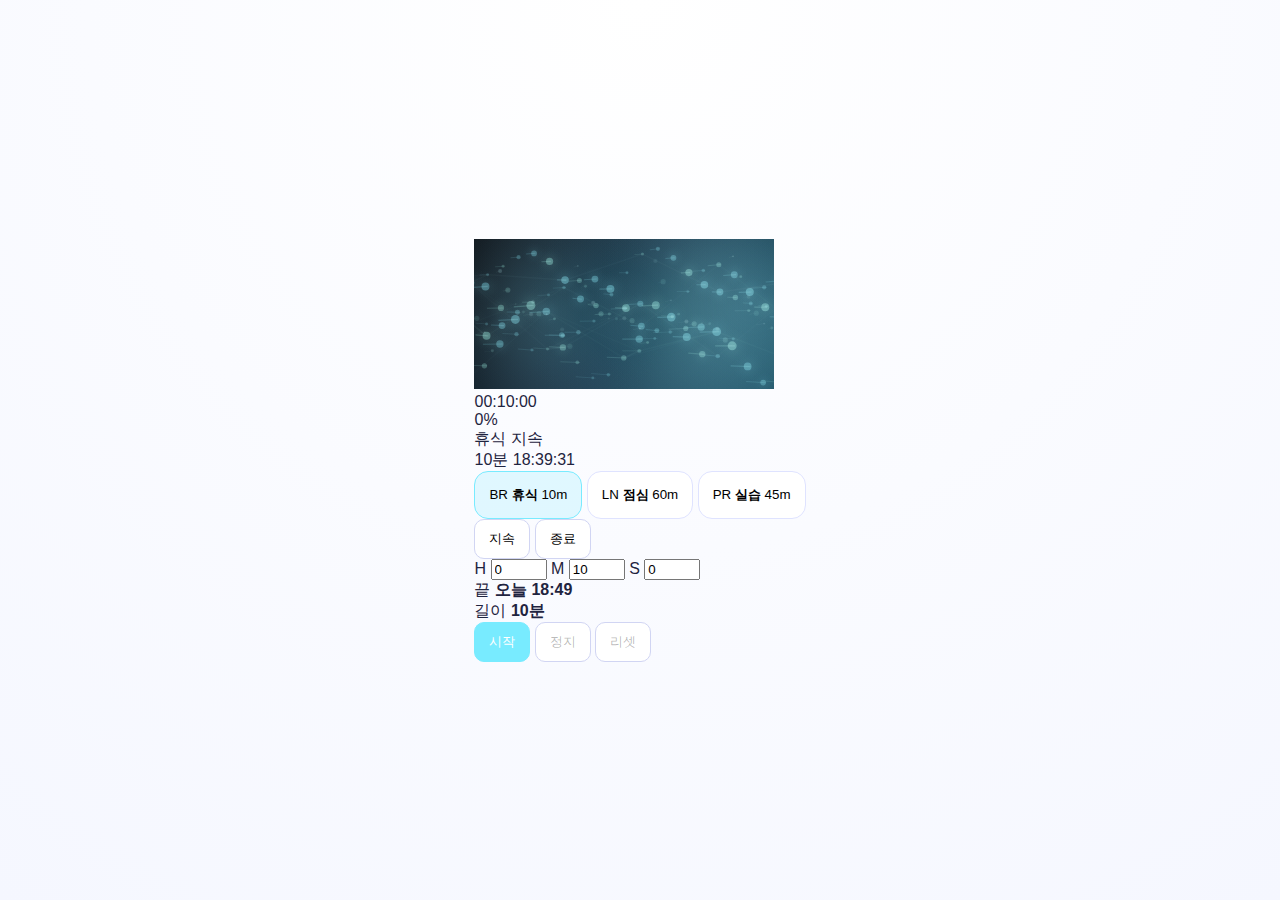
<file: timer/index.html>
<!doctype html>
<html lang="ko">
  <head>
    <meta charset="utf-8" />
    <meta name="viewport" content="width=device-width, initial-scale=1" />
    <title>Lecture Flow Timer</title>
    <meta
      name="description"
      content="강의용 세션 타이머. 휴식, 점심, 실습 세션을 선택하고 종료 시간 또는 지속 시간으로 운영할 수 있습니다."
    />
    <link rel="stylesheet" href="./styles.css" />
  </head>
  <body>
    <main class="immersive-app">
      <section class="stage-frame" id="stageFrame">
        <canvas id="artCanvas" aria-hidden="true"></canvas>

        <div class="stage-core">
          <div class="center-display">
            <span id="countdownValue" class="countdown-value">00:10:00</span>
            <div class="progress-ring" id="progressRing">
              <span id="progressValue">0%</span>
            </div>
          </div>
        </div>

        <div id="hudLayer" class="hud-layer">
          <header class="hud-top revealable">
            <div class="meta-inline">
              <span id="sessionBadge" class="session-badge">휴식</span>
              <span id="modeBadge" class="mode-badge">지속</span>
            </div>
            <span id="statusLine" class="status-line">대기</span>
            <span id="nowClock" class="clock-time">00:00:00</span>
          </header>

          <aside class="hud-side hud-left revealable">
            <div id="sessionGrid" class="session-grid">
              <button class="session-card" data-session="break" type="button">
                <span class="session-mark">BR</span>
                <strong>휴식</strong>
                <span class="session-chip">10m</span>
              </button>
              <button class="session-card" data-session="lunch" type="button">
                <span class="session-mark">LN</span>
                <strong>점심</strong>
                <span class="session-chip">60m</span>
              </button>
              <button class="session-card" data-session="practice" type="button">
                <span class="session-mark">PR</span>
                <strong>실습</strong>
                <span class="session-chip">45m</span>
              </button>
            </div>
          </aside>

          <aside class="hud-side hud-right revealable">
            <div class="timing-toggle" role="tablist" aria-label="타이머 설정 방식">
              <button
                id="durationModeButton"
                class="toggle-button active"
                type="button"
                data-mode="duration"
                role="tab"
                aria-selected="true"
              >
                지속
              </button>
              <button
                id="endTimeModeButton"
                class="toggle-button"
                type="button"
                data-mode="endTime"
                role="tab"
                aria-selected="false"
              >
                종료
              </button>
            </div>

            <div id="durationFields" class="field-cluster">
              <label class="field-block" for="hoursInput">
                <span>H</span>
                <input id="hoursInput" type="number" min="0" max="23" value="0" inputmode="numeric" />
              </label>
              <label class="field-block" for="minutesInput">
                <span>M</span>
                <input id="minutesInput" type="number" min="0" max="59" value="10" inputmode="numeric" />
              </label>
              <label class="field-block" for="secondsInput">
                <span>S</span>
                <input id="secondsInput" type="number" min="0" max="59" value="0" inputmode="numeric" />
              </label>
            </div>

            <div id="endTimeField" class="field-cluster hidden">
              <label class="field-wide" for="endTimeInput">
                <span>END</span>
                <input id="endTimeInput" type="time" step="60" />
              </label>
            </div>

            <div class="meta-stack">
              <article class="meta-card">
                <span class="meta-label">끝</span>
                <strong id="targetTimeValue">오늘 00:10</strong>
              </article>
              <article class="meta-card">
                <span class="meta-label">길이</span>
                <strong id="durationValue">10분</strong>
              </article>
            </div>
          </aside>

          <footer class="hud-bottom revealable">
            <div class="action-row">
              <button id="startButton" class="action-button primary" type="button">시작</button>
              <button id="pauseButton" class="action-button secondary" type="button" disabled>정지</button>
              <button id="stopButton" class="action-button ghost" type="button" disabled>리셋</button>
            </div>
          </footer>
        </div>
      </section>
    </main>

    <script src="./app.js"></script>
  </body>
</html>
</file>
<file: timer/styles.css>
:root {
  --bg: #f5f7ff;
  --panel: #ffffff;
  --text: #1f2440;
  --muted: #6e7392;
  --accent: #5f6fff;
  --accent-soft: #e9ecff;
}

* {
  box-sizing: border-box;
}

body {
  margin: 0;
  font-family: "Pretendard", "Apple SD Gothic Neo", "Noto Sans KR", sans-serif;
  background: radial-gradient(circle at top, #ffffff, var(--bg));
  color: var(--text);
  min-height: 100vh;
  display: grid;
  place-items: center;
  padding: 24px;
}

.app {
  width: min(860px, 100%);
  background: var(--panel);
  border-radius: 24px;
  box-shadow: 0 20px 50px rgba(52, 60, 120, 0.14);
  padding: 28px;
  display: grid;
  gap: 20px;
}

.app__header h1 {
  margin: 0 0 8px;
}

.app__header p {
  margin: 0;
  color: var(--muted);
}

.session-picker {
  display: grid;
  grid-template-columns: repeat(3, minmax(0, 1fr));
  gap: 12px;
}

.session-card {
  border: 1px solid #dfe3ff;
  border-radius: 14px;
  padding: 14px;
  background: #fff;
  text-align: left;
  cursor: pointer;
  transition: 0.2s;
}

.session-card.active {
  border-color: var(--accent);
  background: var(--accent-soft);
}

.session-card__graphic {
  font-size: 30px;
  display: block;
  margin-bottom: 8px;
}

.session-card small {
  display: block;
  color: var(--muted);
  margin-top: 4px;
}

.controls {
  border: 1px solid #e7e9f8;
  border-radius: 16px;
  padding: 16px;
  display: grid;
  gap: 12px;
}

.mode-select {
  display: flex;
  gap: 18px;
}

.input-wrap {
  display: grid;
  gap: 6px;
}

.input-wrap input {
  width: 100%;
  max-width: 260px;
  padding: 10px;
  border: 1px solid #d8dcf4;
  border-radius: 10px;
}

.button-row {
  display: flex;
  gap: 10px;
  flex-wrap: wrap;
}

button {
  border: 1px solid #d1d5f3;
  border-radius: 10px;
  padding: 10px 14px;
  background: #fff;
  cursor: pointer;
}

button.primary {
  background: var(--accent);
  color: #fff;
  border-color: var(--accent);
}

.status-panel {
  display: grid;
  grid-template-columns: 170px 1fr;
  gap: 18px;
  align-items: center;
  border-radius: 16px;
  background: #f7f8ff;
  padding: 16px;
}

.status-panel__visual {
  height: 140px;
  border-radius: 14px;
  background: linear-gradient(135deg, #dbe0ff, #f3f5ff);
  display: grid;
  place-items: center;
  font-size: 70px;
}

.status-panel__label {
  margin: 0;
  color: var(--muted);
}

.status-panel__time {
  margin: 6px 0 0;
  font-size: clamp(36px, 5vw, 60px);
  font-weight: 700;
  letter-spacing: 1px;
}

.hidden {
  display: none;
}

@media (max-width: 760px) {
  .session-picker {
    grid-template-columns: 1fr;
  }

  .status-panel {
    grid-template-columns: 1fr;
  }
}
</file>
